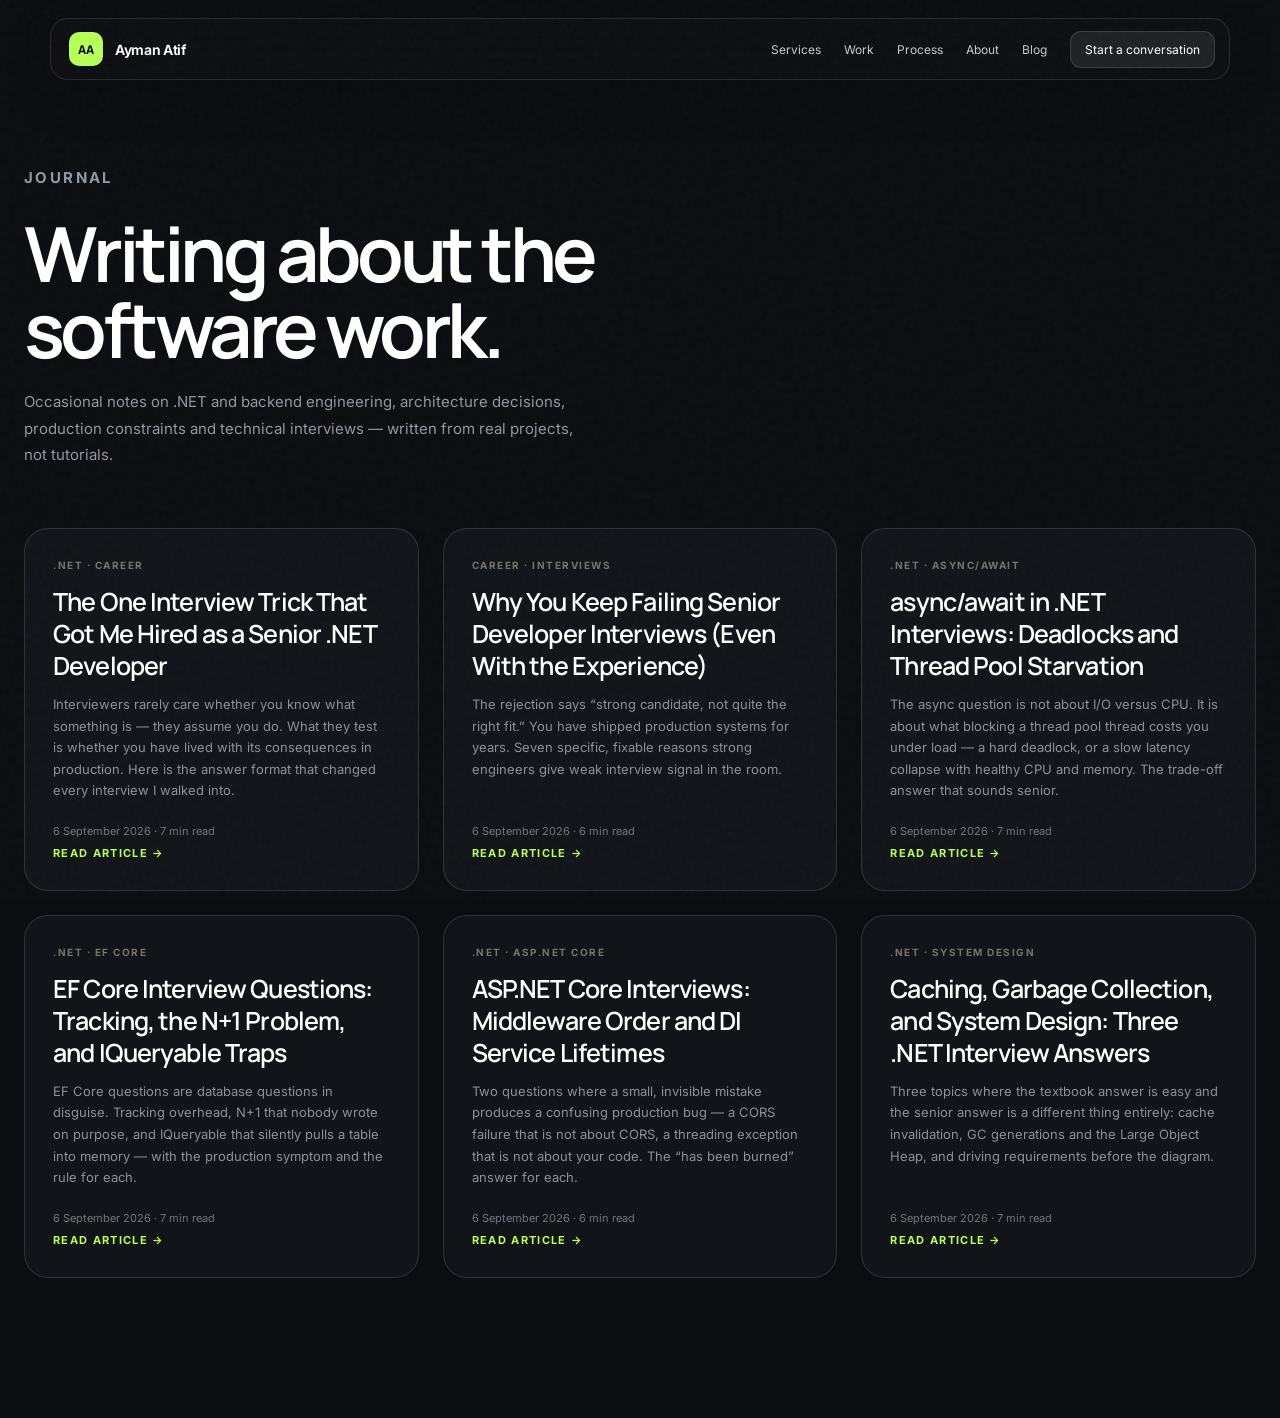
<file: blog/index.html>
<!doctype html>
<html lang="en">
<head>
  <meta charset="utf-8" />
  <meta name="viewport" content="width=device-width, initial-scale=1" />
  <meta name="description" content="Notes on software engineering, .NET, backend architecture and technical interviews by Ayman Atif, freelance .NET and Python software engineer." />
  <meta name="author" content="Ayman Atif" />
  <meta name="robots" content="index, follow, max-image-preview:large, max-snippet:-1" />
  <meta name="color-scheme" content="dark light" />
  <meta name="theme-color" content="#0b0d10" />
  <link rel="canonical" href="https://ayman-atif.vercel.app/blog/" />

  <meta property="og:type" content="website" />
  <meta property="og:locale" content="en_US" />
  <meta property="og:site_name" content="Ayman Atif Portfolio" />
  <meta property="og:url" content="https://ayman-atif.vercel.app/blog/" />
  <meta property="og:title" content="Blog | Ayman Atif" />
  <meta property="og:description" content="Notes on software engineering, .NET, backend architecture and technical interviews." />
  <meta property="og:image" content="https://ayman-atif.vercel.app/assets/img/ayman-atif.jpg" />
  <meta name="twitter:card" content="summary_large_image" />
  <meta name="twitter:title" content="Blog | Ayman Atif" />
  <meta name="twitter:description" content="Notes on software engineering, .NET, backend architecture and technical interviews." />
  <meta name="twitter:image" content="https://ayman-atif.vercel.app/assets/img/ayman-atif.jpg" />

  <title>Blog | Ayman Atif</title>

  <link rel="icon" href="../assets/img/favicon.svg" type="image/svg+xml" />
  <link rel="preconnect" href="https://fonts.googleapis.com" />
  <link rel="preconnect" href="https://fonts.gstatic.com" crossorigin />
  <link href="https://fonts.googleapis.com/css2?family=Inter:wght@400;500;600;700&family=Manrope:wght@500;600;700;800&display=swap" rel="stylesheet" />
  <link rel="stylesheet" href="../assets/css/styles.css" />
  <link rel="stylesheet" href="../assets/css/blog.css" />

  <script type="application/ld+json">
  {
    "@context": "https://schema.org",
    "@type": "Blog",
    "@id": "https://ayman-atif.vercel.app/blog/#blog",
    "name": "Ayman Atif — Blog",
    "description": "Notes on software engineering, .NET, backend architecture and technical interviews.",
    "url": "https://ayman-atif.vercel.app/blog/",
    "inLanguage": "en",
    "author": {
      "@type": "Person",
      "name": "Ayman Atif",
      "url": "https://ayman-atif.vercel.app/",
      "jobTitle": "Freelance Software Engineer",
      "sameAs": [
        "https://www.linkedin.com/in/a95yman/",
        "https://github.com/i95compile",
        "https://medium.com/@a95yman"
      ]
    },
    "blogPost": [
      {
        "@type": "BlogPosting",
        "headline": "The One Interview Trick That Got Me Hired as a Senior .NET Developer",
        "url": "https://ayman-atif.vercel.app/blog/interview-trick-senior-net-developer/",
        "datePublished": "2026-09-06",
        "dateModified": "2026-09-06",
        "author": { "@type": "Person", "name": "Ayman Atif" }
      },
      {
        "@type": "BlogPosting",
        "headline": "Why You Keep Failing Senior Developer Interviews (Even With the Experience)",
        "url": "https://ayman-atif.vercel.app/blog/why-you-keep-failing-senior-developer-interviews/",
        "datePublished": "2026-09-06",
        "dateModified": "2026-09-06",
        "author": { "@type": "Person", "name": "Ayman Atif" }
      },
      {
        "@type": "BlogPosting",
        "headline": "async/await in .NET Interviews: Deadlocks, Thread Pool Starvation, and What Interviewers Are Really Asking",
        "url": "https://ayman-atif.vercel.app/blog/async-await-deadlocks-thread-pool-starvation/",
        "datePublished": "2026-09-06",
        "dateModified": "2026-09-06",
        "author": { "@type": "Person", "name": "Ayman Atif" }
      },
      {
        "@type": "BlogPosting",
        "headline": "EF Core Interview Questions: Tracking, the N+1 Problem, and IQueryable Traps",
        "url": "https://ayman-atif.vercel.app/blog/ef-core-tracking-n-plus-1-interview-questions/",
        "datePublished": "2026-09-06",
        "dateModified": "2026-09-06",
        "author": { "@type": "Person", "name": "Ayman Atif" }
      },
      {
        "@type": "BlogPosting",
        "headline": "ASP.NET Core Interviews: Middleware Order and DI Service Lifetimes",
        "url": "https://ayman-atif.vercel.app/blog/aspnet-core-middleware-order-di-lifetimes/",
        "datePublished": "2026-09-06",
        "dateModified": "2026-09-06",
        "author": { "@type": "Person", "name": "Ayman Atif" }
      },
      {
        "@type": "BlogPosting",
        "headline": "Caching, Garbage Collection, and System Design: Three .NET Interview Answers",
        "url": "https://ayman-atif.vercel.app/blog/caching-garbage-collection-system-design-interview-answers/",
        "datePublished": "2026-09-06",
        "dateModified": "2026-09-06",
        "author": { "@type": "Person", "name": "Ayman Atif" }
      }
    ]
  }
  </script>
  <script type="application/ld+json">
  {
    "@context": "https://schema.org",
    "@type": "BreadcrumbList",
    "itemListElement": [
      { "@type": "ListItem", "position": 1, "name": "Home", "item": "https://ayman-atif.vercel.app/" },
      { "@type": "ListItem", "position": 2, "name": "Blog", "item": "https://ayman-atif.vercel.app/blog/" }
    ]
  }
  </script>
</head>
<body>
  <a class="skip-link" href="#main-content">Skip to main content</a>
  <div class="noise" aria-hidden="true"></div>
  <div class="cursor-glow" aria-hidden="true"></div>

  <header class="site-header">
    <a class="brand" href="../index.html" aria-label="Ayman Atif, home">
      <span class="brand-mark" aria-hidden="true">AA</span>
      <span class="brand-copy">Ayman Atif</span>
    </a>
    <nav class="nav" aria-label="Primary navigation">
      <a href="../index.html#services">Services</a>
      <a href="../index.html#work">Work</a>
      <a href="../index.html#process">Process</a>
      <a href="../index.html#about">About</a>
      <a href="index.html" aria-current="page">Blog</a>
      <a class="nav-cta" href="../index.html#contact">Start a conversation</a>
    </nav>
    <button class="menu-toggle" type="button" aria-expanded="false" aria-controls="mobile-menu" aria-label="Open menu">
      <span></span><span></span>
    </button>
  </header>

  <nav class="mobile-menu" id="mobile-menu" aria-label="Mobile navigation" aria-hidden="true">
    <a href="../index.html#problems">Problems</a>
    <a href="../index.html#services">Services</a>
    <a href="../index.html#work">Selected work</a>
    <a href="../index.html#process">How I work</a>
    <a href="../index.html#about">About</a>
    <a href="index.html">Blog</a>
    <a href="../index.html#contact">Contact</a>
  </nav>

  <main id="main-content" class="section-dark blog-page">
    <section class="blog-shell blog-intro" aria-labelledby="blog-title">
      <p class="section-index light-index">JOURNAL</p>
      <h1 id="blog-title">Writing about the software work.</h1>
      <p>Occasional notes on .NET and backend engineering, architecture decisions, production constraints and technical interviews — written from real projects, not tutorials.</p>
    </section>

    <section class="blog-shell blog-grid" aria-label="Articles">
      <a class="post-card" href="interview-trick-senior-net-developer/index.html">
        <span class="post-card-tag">.NET · Career</span>
        <h2>The One Interview Trick That Got Me Hired as a Senior .NET Developer</h2>
        <p>Interviewers rarely care whether you know what something is — they assume you do. What they test is whether you have lived with its consequences in production. Here is the answer format that changed every interview I walked into.</p>
        <span class="post-card-meta"><time datetime="2026-09-06">6 September 2026</time> · 7 min read</span>
        <span class="post-card-read">Read article →</span>
      </a>
      <a class="post-card" href="why-you-keep-failing-senior-developer-interviews/index.html">
        <span class="post-card-tag">Career · Interviews</span>
        <h2>Why You Keep Failing Senior Developer Interviews (Even With the Experience)</h2>
        <p>The rejection says “strong candidate, not quite the right fit.” You have shipped production systems for years. Seven specific, fixable reasons strong engineers give weak interview signal in the room.</p>
        <span class="post-card-meta"><time datetime="2026-09-06">6 September 2026</time> · 6 min read</span>
        <span class="post-card-read">Read article →</span>
      </a>
      <a class="post-card" href="async-await-deadlocks-thread-pool-starvation/index.html">
        <span class="post-card-tag">.NET · async/await</span>
        <h2>async/await in .NET Interviews: Deadlocks and Thread Pool Starvation</h2>
        <p>The async question is not about I/O versus CPU. It is about what blocking a thread pool thread costs you under load — a hard deadlock, or a slow latency collapse with healthy CPU and memory. The trade-off answer that sounds senior.</p>
        <span class="post-card-meta"><time datetime="2026-09-06">6 September 2026</time> · 7 min read</span>
        <span class="post-card-read">Read article →</span>
      </a>
      <a class="post-card" href="ef-core-tracking-n-plus-1-interview-questions/index.html">
        <span class="post-card-tag">.NET · EF Core</span>
        <h2>EF Core Interview Questions: Tracking, the N+1 Problem, and IQueryable Traps</h2>
        <p>EF Core questions are database questions in disguise. Tracking overhead, N+1 that nobody wrote on purpose, and IQueryable that silently pulls a table into memory — with the production symptom and the rule for each.</p>
        <span class="post-card-meta"><time datetime="2026-09-06">6 September 2026</time> · 7 min read</span>
        <span class="post-card-read">Read article →</span>
      </a>
      <a class="post-card" href="aspnet-core-middleware-order-di-lifetimes/index.html">
        <span class="post-card-tag">.NET · ASP.NET Core</span>
        <h2>ASP.NET Core Interviews: Middleware Order and DI Service Lifetimes</h2>
        <p>Two questions where a small, invisible mistake produces a confusing production bug — a CORS failure that is not about CORS, a threading exception that is not about your code. The “has been burned” answer for each.</p>
        <span class="post-card-meta"><time datetime="2026-09-06">6 September 2026</time> · 6 min read</span>
        <span class="post-card-read">Read article →</span>
      </a>
      <a class="post-card" href="caching-garbage-collection-system-design-interview-answers/index.html">
        <span class="post-card-tag">.NET · System design</span>
        <h2>Caching, Garbage Collection, and System Design: Three .NET Interview Answers</h2>
        <p>Three topics where the textbook answer is easy and the senior answer is a different thing entirely: cache invalidation, GC generations and the Large Object Heap, and driving requirements before the diagram.</p>
        <span class="post-card-meta"><time datetime="2026-09-06">6 September 2026</time> · 7 min read</span>
        <span class="post-card-read">Read article →</span>
      </a>
    </section>
  </main>

  <script src="https://cdn.jsdelivr.net/npm/gsap@3.12.5/dist/gsap.min.js" defer></script>
  <script src="../assets/js/script.js" defer></script>
</body>
</html>
</file>
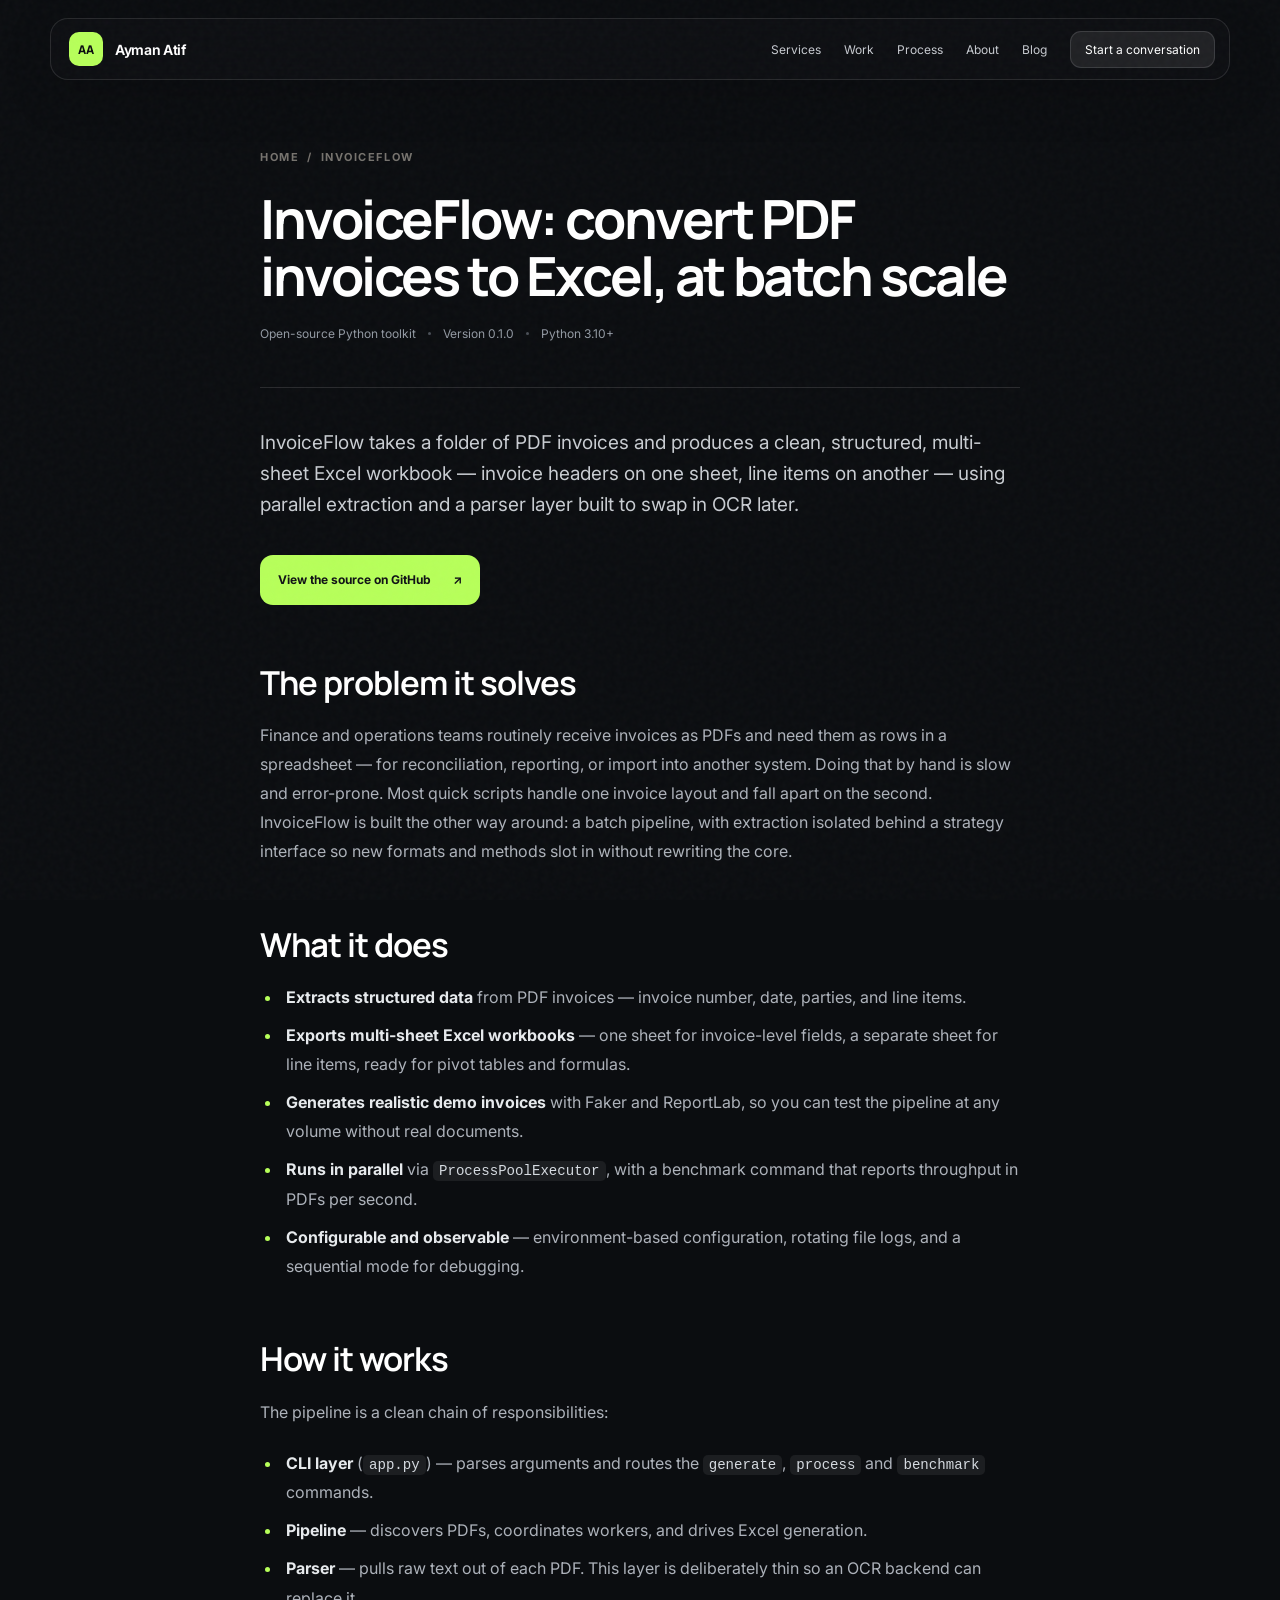
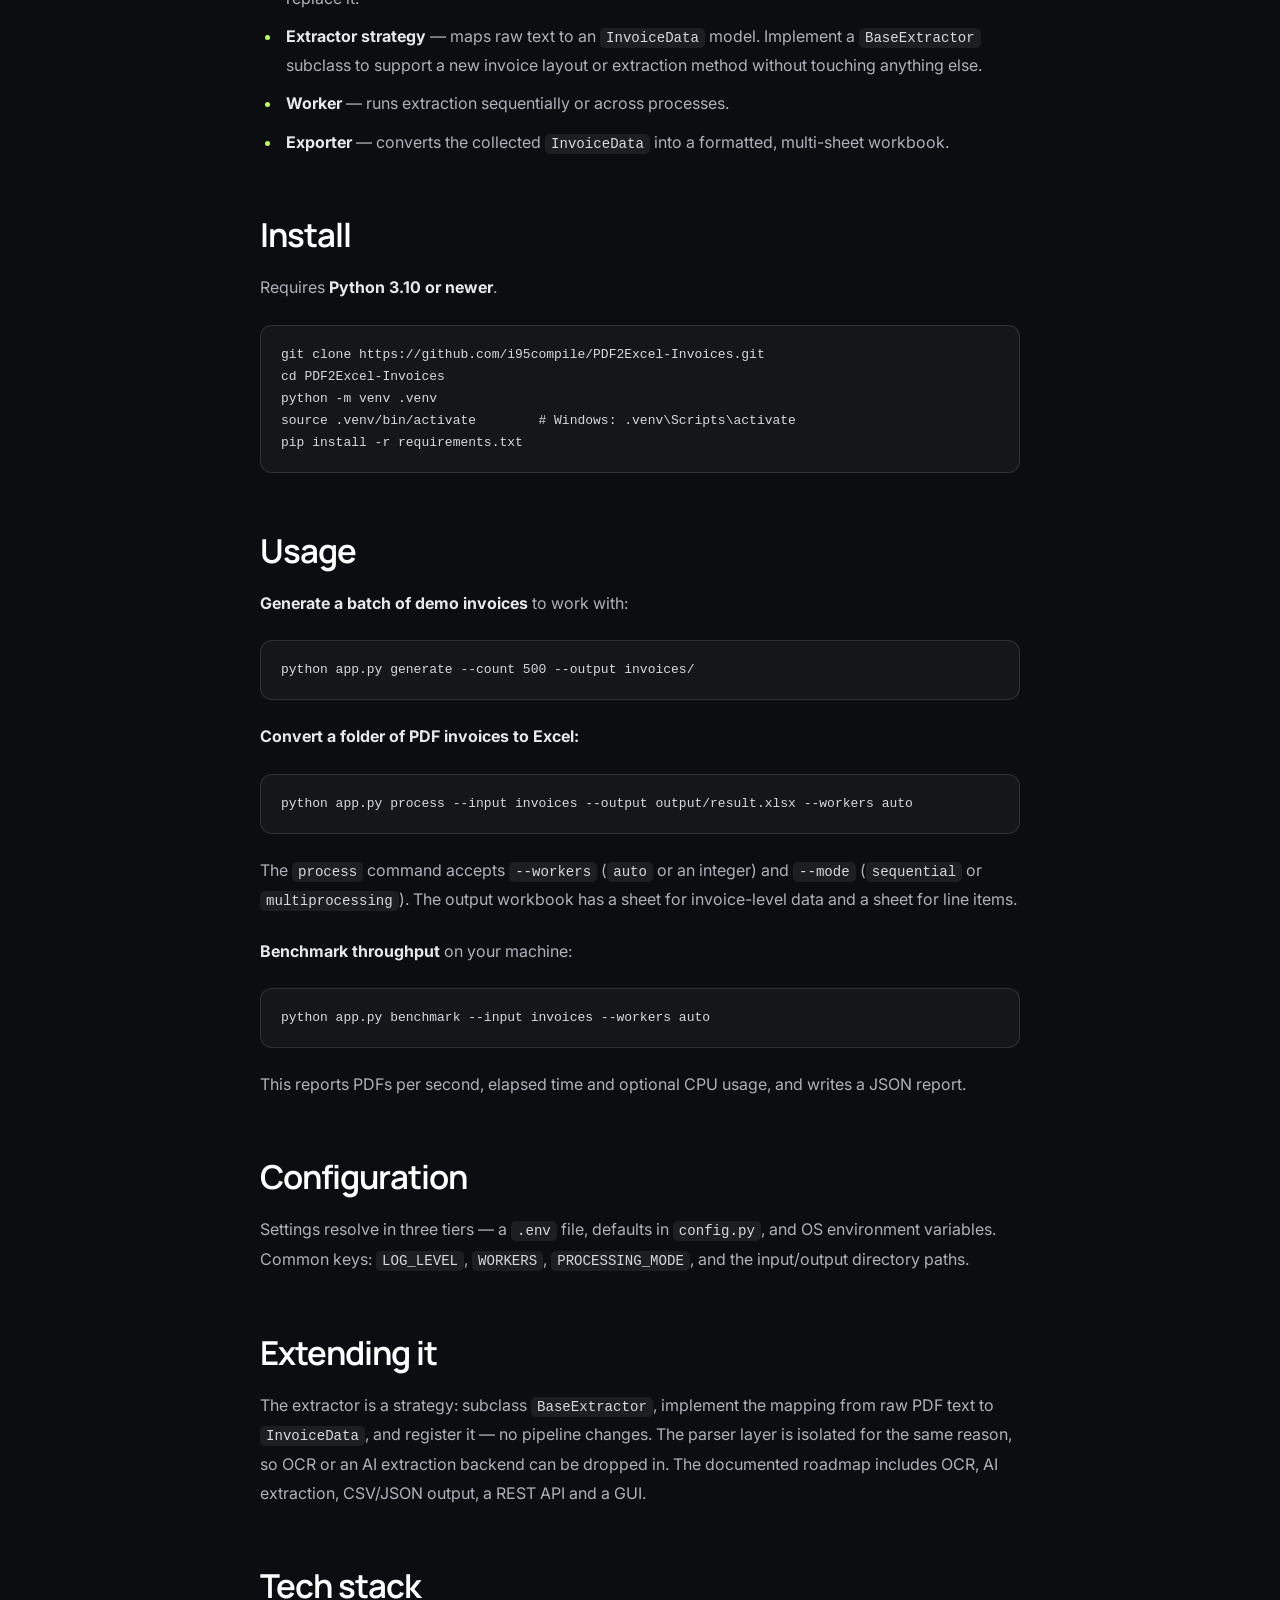
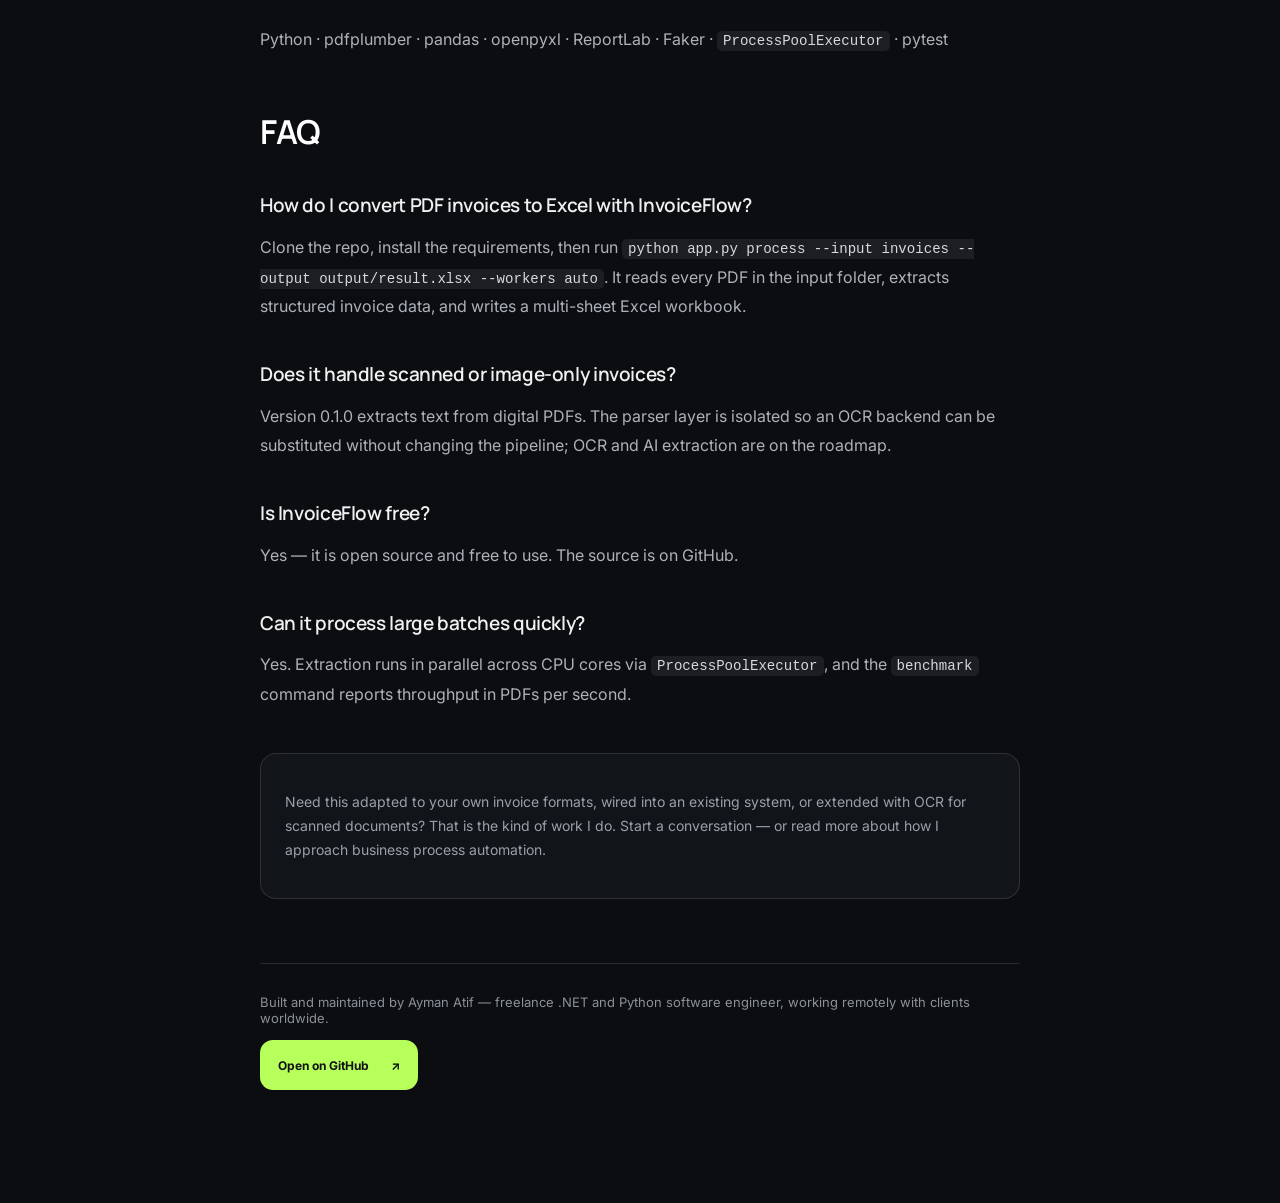
<file: invoiceflow/index.html>
<!doctype html>
<html lang="en">
<head>
  <meta charset="utf-8" />
  <meta name="viewport" content="width=device-width, initial-scale=1" />
  <meta name="description" content="InvoiceFlow is an open-source Python toolkit that converts batches of PDF invoices into clean, structured, multi-sheet Excel workbooks &mdash; with multiprocessing, pluggable extraction and an OCR-ready parser layer." />
  <meta name="author" content="Ayman Atif" />
  <meta name="robots" content="index, follow, max-image-preview:large, max-snippet:-1" />
  <meta name="color-scheme" content="dark light" />
  <meta name="theme-color" content="#0b0d10" />
  <meta name="keywords" content="convert PDF invoices to Excel, PDF invoice to Excel Python, extract data from PDF invoices to spreadsheet, bulk invoice data extraction, open source invoice parser" />
  <link rel="canonical" href="https://ayman-atif.vercel.app/invoiceflow/" />

  <meta property="og:type" content="website" />
  <meta property="og:locale" content="en_US" />
  <meta property="og:site_name" content="Ayman Atif Portfolio" />
  <meta property="og:url" content="https://ayman-atif.vercel.app/invoiceflow/" />
  <meta property="og:title" content="InvoiceFlow &mdash; Convert PDF Invoices to Excel (Open Source, Python)" />
  <meta property="og:description" content="An open-source Python toolkit that turns batches of PDF invoices into clean, structured, multi-sheet Excel workbooks." />
  <meta property="og:image" content="https://ayman-atif.vercel.app/assets/img/ayman-atif.jpg" />
  <meta name="twitter:card" content="summary_large_image" />
  <meta name="twitter:title" content="InvoiceFlow &mdash; Convert PDF Invoices to Excel (Open Source, Python)" />
  <meta name="twitter:description" content="An open-source Python toolkit that turns batches of PDF invoices into clean, structured, multi-sheet Excel workbooks." />
  <meta name="twitter:image" content="https://ayman-atif.vercel.app/assets/img/ayman-atif.jpg" />

  <title>InvoiceFlow &mdash; Convert PDF Invoices to Excel (Open Source, Python)</title>

  <link rel="icon" href="../assets/img/favicon.svg" type="image/svg+xml" />
  <link rel="preconnect" href="https://fonts.googleapis.com" />
  <link rel="preconnect" href="https://fonts.gstatic.com" crossorigin />
  <link href="https://fonts.googleapis.com/css2?family=Inter:wght@400;500;600;700&family=Manrope:wght@500;600;700;800&display=swap" rel="stylesheet" />
  <link rel="stylesheet" href="../assets/css/styles.css" />
  <link rel="stylesheet" href="../assets/css/blog.css" />

  <script type="application/ld+json">
  {
    "@context": "https://schema.org",
    "@graph": [
      {
        "@type": "SoftwareApplication",
        "@id": "https://ayman-atif.vercel.app/invoiceflow/#software",
        "name": "InvoiceFlow",
        "applicationCategory": "DeveloperApplication",
        "operatingSystem": "Windows, macOS, Linux",
        "description": "Open-source Python toolkit that converts batches of PDF invoices into structured, multi-sheet Excel workbooks, with multiprocessing, pluggable extraction strategies and an OCR-ready parser layer.",
        "url": "https://ayman-atif.vercel.app/invoiceflow/",
        "codeRepository": "https://github.com/i95compile/PDF2Excel-Invoices",
        "programmingLanguage": "Python",
        "softwareVersion": "0.1.0",
        "offers": { "@type": "Offer", "price": "0", "priceCurrency": "USD" },
        "author": { "@type": "Person", "name": "Ayman Atif", "url": "https://ayman-atif.vercel.app/" }
      },
      {
        "@type": "FAQPage",
        "@id": "https://ayman-atif.vercel.app/invoiceflow/#faq",
        "mainEntity": [
          {
            "@type": "Question",
            "name": "How do I convert PDF invoices to Excel with InvoiceFlow?",
            "acceptedAnswer": { "@type": "Answer", "text": "Clone the repository, install the requirements, then run 'python app.py process --input invoices --output output/result.xlsx --workers auto'. InvoiceFlow reads every PDF in the input folder, extracts structured invoice data, and writes a multi-sheet Excel workbook with one sheet for invoice-level fields and one for line items." }
          },
          {
            "@type": "Question",
            "name": "Does InvoiceFlow handle scanned or image-only invoices?",
            "acceptedAnswer": { "@type": "Answer", "text": "Version 0.1.0 extracts text from digital PDFs. The parser layer is deliberately isolated so an OCR backend can be substituted without touching the pipeline; OCR and AI-based extraction are on the roadmap." }
          },
          {
            "@type": "Question",
            "name": "Is InvoiceFlow free?",
            "acceptedAnswer": { "@type": "Answer", "text": "Yes. InvoiceFlow is open source and free to use. The source is on GitHub." }
          },
          {
            "@type": "Question",
            "name": "Can InvoiceFlow process large batches of invoices quickly?",
            "acceptedAnswer": { "@type": "Answer", "text": "Yes. It uses a ProcessPoolExecutor to extract invoices in parallel across CPU cores, and includes a benchmark command that reports throughput in PDFs per second." }
          }
        ]
      },
      {
        "@type": "BreadcrumbList",
        "itemListElement": [
          { "@type": "ListItem", "position": 1, "name": "Home", "item": "https://ayman-atif.vercel.app/" },
          { "@type": "ListItem", "position": 2, "name": "InvoiceFlow", "item": "https://ayman-atif.vercel.app/invoiceflow/" }
        ]
      }
    ]
  }
  </script>
</head>
<body>
  <a class="skip-link" href="#main-content">Skip to main content</a>
  <div class="noise" aria-hidden="true"></div>
  <div class="cursor-glow" aria-hidden="true"></div>

  <header class="site-header">
    <a class="brand" href="../index.html" aria-label="Ayman Atif, home">
      <span class="brand-mark" aria-hidden="true">AA</span>
      <span class="brand-copy">Ayman Atif</span>
    </a>
    <nav class="nav" aria-label="Primary navigation">
      <a href="../index.html#services">Services</a>
      <a href="../index.html#work">Work</a>
      <a href="../index.html#process">Process</a>
      <a href="../index.html#about">About</a>
      <a href="../blog/index.html">Blog</a>
      <a class="nav-cta" href="../index.html#contact">Start a conversation</a>
    </nav>
    <button class="menu-toggle" type="button" aria-expanded="false" aria-controls="mobile-menu" aria-label="Open menu">
      <span></span><span></span>
    </button>
  </header>

  <nav class="mobile-menu" id="mobile-menu" aria-label="Mobile navigation" aria-hidden="true">
    <a href="../index.html#problems">Problems</a>
    <a href="../index.html#services">Services</a>
    <a href="../index.html#work">Selected work</a>
    <a href="../index.html#process">How I work</a>
    <a href="../index.html#about">About</a>
    <a href="../blog/index.html">Blog</a>
    <a href="../index.html#contact">Contact</a>
  </nav>

  <main id="main-content" class="section-dark blog-page">
    <article class="post">
      <nav class="post-breadcrumb" aria-label="Breadcrumb">
        <a href="../index.html">Home</a><span aria-hidden="true">/</span>
        <span>InvoiceFlow</span>
      </nav>

      <header class="post-header">
        <h1 class="post-title">InvoiceFlow: convert PDF invoices to Excel, at batch scale</h1>
        <p class="post-meta">
          <span>Open-source Python toolkit</span>
          <span class="dot" aria-hidden="true"></span>
          <span>Version 0.1.0</span>
          <span class="dot" aria-hidden="true"></span>
          <span>Python 3.10+</span>
        </p>
      </header>

      <p class="post-lede">InvoiceFlow takes a folder of PDF invoices and produces a clean, structured, multi-sheet Excel workbook &mdash; invoice headers on one sheet, line items on another &mdash; using parallel extraction and a parser layer built to swap in OCR later.</p>

      <div class="post-body">
        <p style="margin-bottom:34px;">
          <a class="button button-primary" href="https://github.com/i95compile/PDF2Excel-Invoices" target="_blank" rel="noreferrer">View the source on GitHub <span aria-hidden="true">&#8599;</span></a>
        </p>

        <h2>The problem it solves</h2>

        <p>Finance and operations teams routinely receive invoices as PDFs and need them as rows in a spreadsheet &mdash; for reconciliation, reporting, or import into another system. Doing that by hand is slow and error-prone. Most quick scripts handle one invoice layout and fall apart on the second. InvoiceFlow is built the other way around: a batch pipeline, with extraction isolated behind a strategy interface so new formats and methods slot in without rewriting the core.</p>

        <h2>What it does</h2>

        <ul>
          <li><strong>Extracts structured data</strong> from PDF invoices &mdash; invoice number, date, parties, and line items.</li>
          <li><strong>Exports multi-sheet Excel workbooks</strong> &mdash; one sheet for invoice-level fields, a separate sheet for line items, ready for pivot tables and formulas.</li>
          <li><strong>Generates realistic demo invoices</strong> with Faker and ReportLab, so you can test the pipeline at any volume without real documents.</li>
          <li><strong>Runs in parallel</strong> via <code>ProcessPoolExecutor</code>, with a benchmark command that reports throughput in PDFs per second.</li>
          <li><strong>Configurable and observable</strong> &mdash; environment-based configuration, rotating file logs, and a sequential mode for debugging.</li>
        </ul>

        <h2>How it works</h2>

        <p>The pipeline is a clean chain of responsibilities:</p>

        <ul>
          <li><strong>CLI layer</strong> (<code>app.py</code>) &mdash; parses arguments and routes the <code>generate</code>, <code>process</code> and <code>benchmark</code> commands.</li>
          <li><strong>Pipeline</strong> &mdash; discovers PDFs, coordinates workers, and drives Excel generation.</li>
          <li><strong>Parser</strong> &mdash; pulls raw text out of each PDF. This layer is deliberately thin so an OCR backend can replace it.</li>
          <li><strong>Extractor strategy</strong> &mdash; maps raw text to an <code>InvoiceData</code> model. Implement a <code>BaseExtractor</code> subclass to support a new invoice layout or extraction method without touching anything else.</li>
          <li><strong>Worker</strong> &mdash; runs extraction sequentially or across processes.</li>
          <li><strong>Exporter</strong> &mdash; converts the collected <code>InvoiceData</code> into a formatted, multi-sheet workbook.</li>
        </ul>

        <h2>Install</h2>

        <p>Requires <strong>Python 3.10 or newer</strong>.</p>

        <pre><code>git clone https://github.com/i95compile/PDF2Excel-Invoices.git
cd PDF2Excel-Invoices
python -m venv .venv
source .venv/bin/activate        # Windows: .venv\Scripts\activate
pip install -r requirements.txt</code></pre>

        <h2>Usage</h2>

        <p><strong>Generate a batch of demo invoices</strong> to work with:</p>
        <pre><code>python app.py generate --count 500 --output invoices/</code></pre>

        <p><strong>Convert a folder of PDF invoices to Excel:</strong></p>
        <pre><code>python app.py process --input invoices --output output/result.xlsx --workers auto</code></pre>

        <p>The <code>process</code> command accepts <code>--workers</code> (<code>auto</code> or an integer) and <code>--mode</code> (<code>sequential</code> or <code>multiprocessing</code>). The output workbook has a sheet for invoice-level data and a sheet for line items.</p>

        <p><strong>Benchmark throughput</strong> on your machine:</p>
        <pre><code>python app.py benchmark --input invoices --workers auto</code></pre>

        <p>This reports PDFs per second, elapsed time and optional CPU usage, and writes a JSON report.</p>

        <h2>Configuration</h2>

        <p>Settings resolve in three tiers &mdash; a <code>.env</code> file, defaults in <code>config.py</code>, and OS environment variables. Common keys: <code>LOG_LEVEL</code>, <code>WORKERS</code>, <code>PROCESSING_MODE</code>, and the input/output directory paths.</p>

        <h2>Extending it</h2>

        <p>The extractor is a strategy: subclass <code>BaseExtractor</code>, implement the mapping from raw PDF text to <code>InvoiceData</code>, and register it &mdash; no pipeline changes. The parser layer is isolated for the same reason, so OCR or an AI extraction backend can be dropped in. The documented roadmap includes OCR, AI extraction, CSV/JSON output, a REST API and a GUI.</p>

        <h2>Tech stack</h2>

        <p>Python &middot; pdfplumber &middot; pandas &middot; openpyxl &middot; ReportLab &middot; Faker &middot; <code>ProcessPoolExecutor</code> &middot; pytest</p>

        <h2>FAQ</h2>

        <h3>How do I convert PDF invoices to Excel with InvoiceFlow?</h3>
        <p>Clone the repo, install the requirements, then run <code>python app.py process --input invoices --output output/result.xlsx --workers auto</code>. It reads every PDF in the input folder, extracts structured invoice data, and writes a multi-sheet Excel workbook.</p>

        <h3>Does it handle scanned or image-only invoices?</h3>
        <p>Version 0.1.0 extracts text from digital PDFs. The parser layer is isolated so an OCR backend can be substituted without changing the pipeline; OCR and AI extraction are on the roadmap.</p>

        <h3>Is InvoiceFlow free?</h3>
        <p>Yes &mdash; it is open source and free to use. The source is on GitHub.</p>

        <h3>Can it process large batches quickly?</h3>
        <p>Yes. Extraction runs in parallel across CPU cores via <code>ProcessPoolExecutor</code>, and the <code>benchmark</code> command reports throughput in PDFs per second.</p>

        <div class="post-note">
          <p>Need this adapted to your own invoice formats, wired into an existing system, or extended with OCR for scanned documents? That is the kind of work I do. <a href="../index.html#contact">Start a conversation</a> &mdash; or read more about <a href="../index.html#services">how I approach business process automation</a>.</p>
        </div>
      </div>

      <footer class="post-end">
        <p>Built and maintained by Ayman Atif &mdash; freelance .NET and Python software engineer, working remotely with clients worldwide.</p>
        <a class="button button-primary" href="https://github.com/i95compile/PDF2Excel-Invoices" target="_blank" rel="noreferrer">Open on GitHub <span aria-hidden="true">&#8599;</span></a>
      </footer>
    </article>
  </main>

  <script src="https://cdn.jsdelivr.net/npm/gsap@3.12.5/dist/gsap.min.js" defer></script>
  <script src="../assets/js/script.js" defer></script>
</body>
</html>
</file>
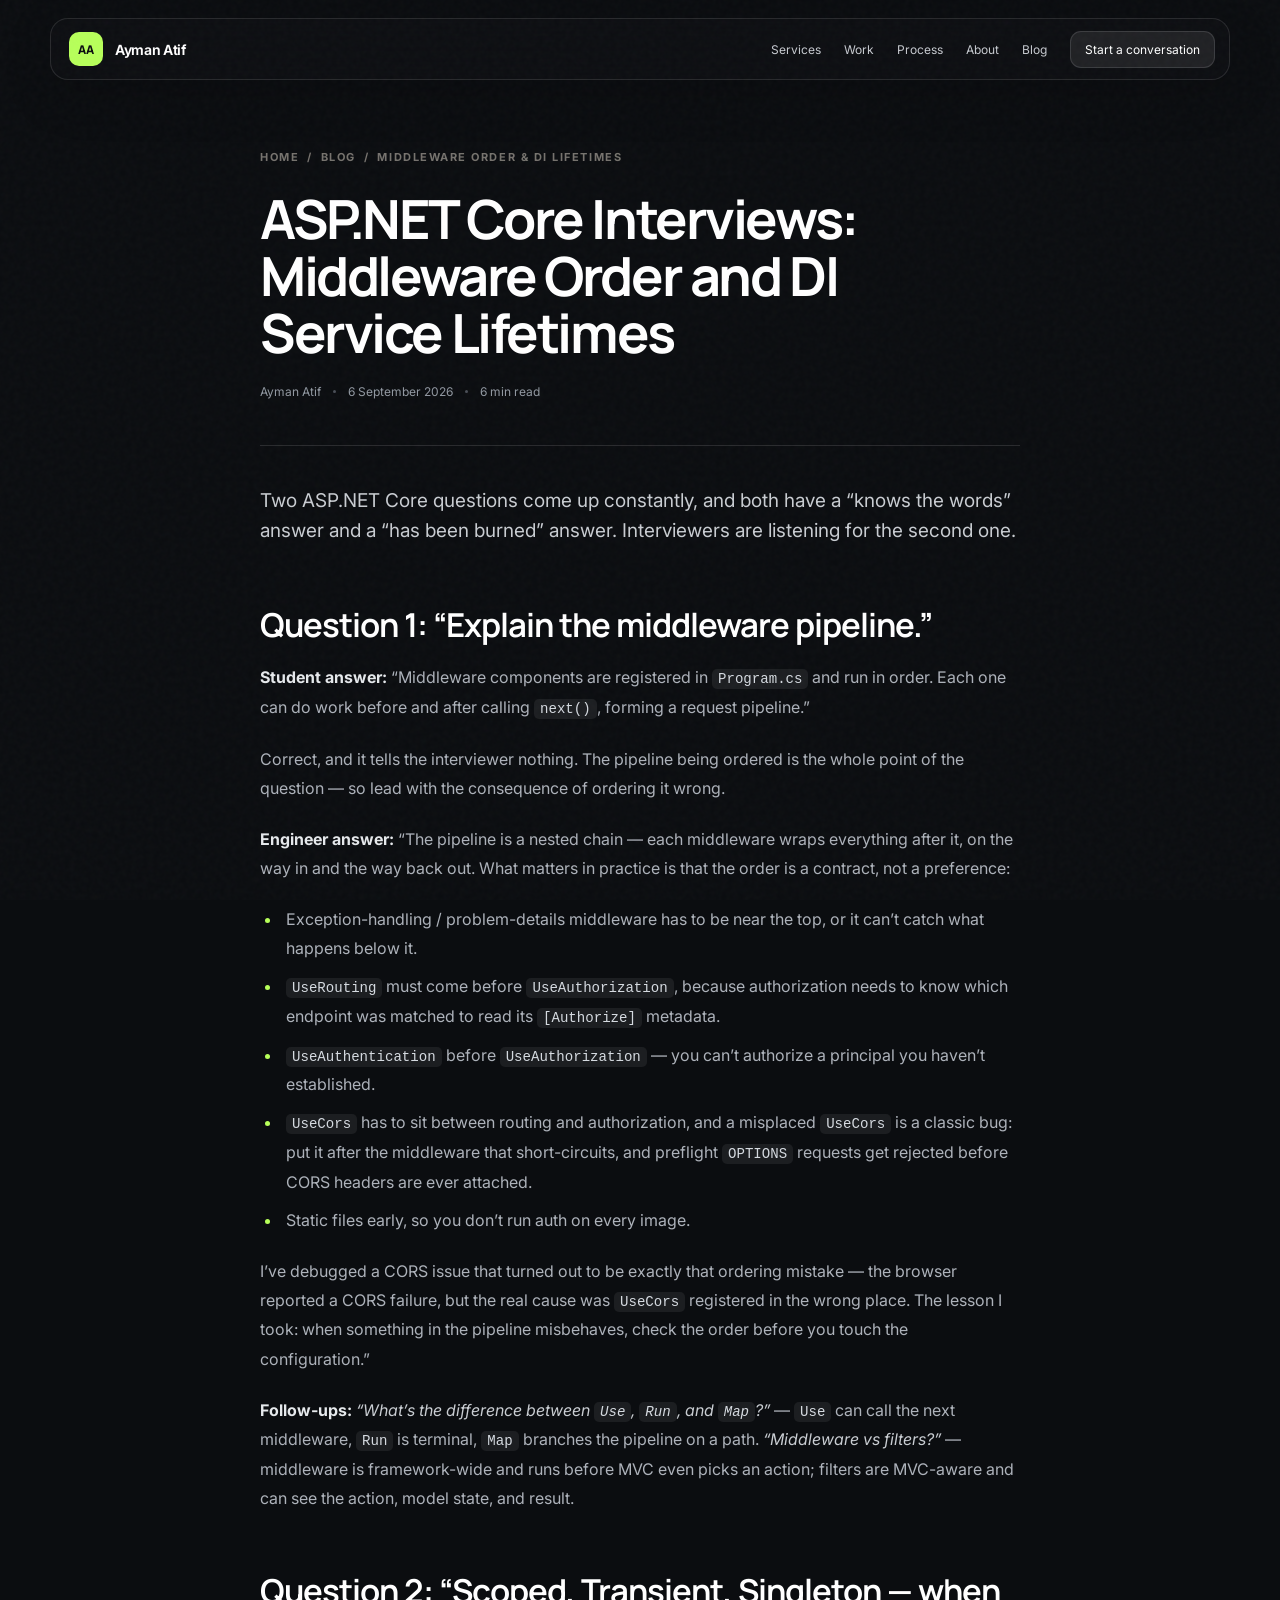
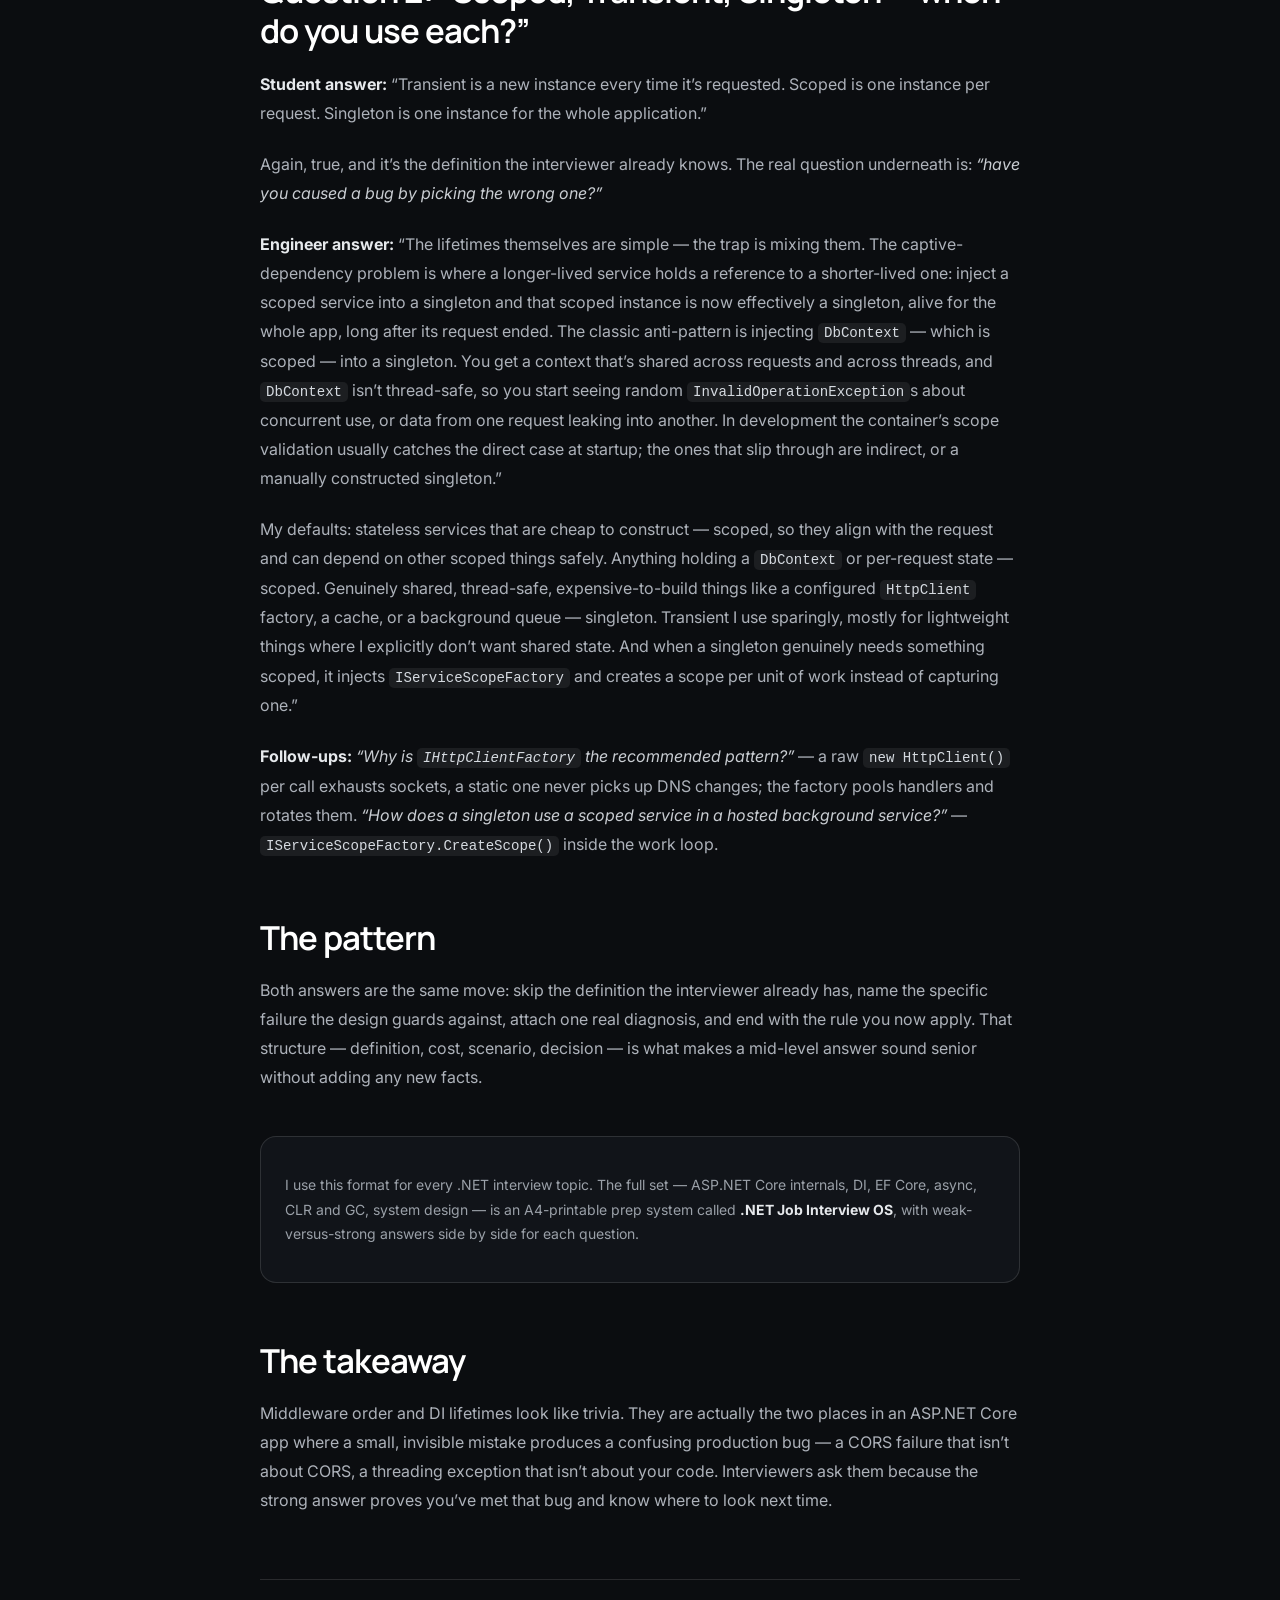
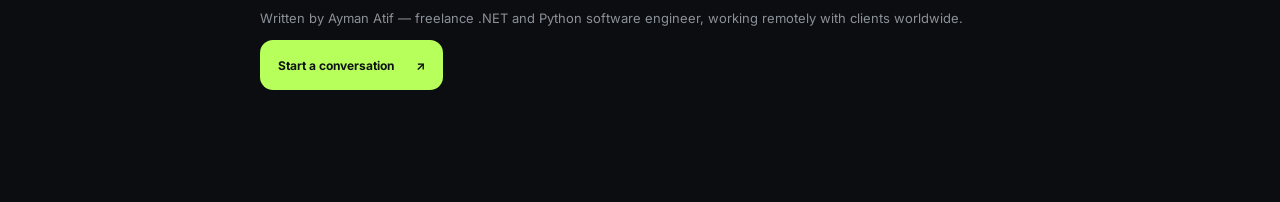
<file: blog/aspnet-core-middleware-order-di-lifetimes/index.html>
<!doctype html>
<html lang="en">
<head>
  <meta charset="utf-8" />
  <meta name="viewport" content="width=device-width, initial-scale=1" />
  <meta name="description" content="Two ASP.NET Core interview questions that expose whether you have shipped: the middleware pipeline order, and DI service lifetimes with captive dependencies. The trade-off answers that sound senior." />
  <meta name="author" content="Ayman Atif" />
  <meta name="robots" content="index, follow, max-image-preview:large, max-snippet:-1" />
  <meta name="color-scheme" content="dark light" />
  <meta name="theme-color" content="#0b0d10" />
  <meta name="keywords" content="ASP.NET Core middleware order, middleware pipeline interview question, DI service lifetimes, scoped vs transient vs singleton, captive dependency, senior .NET interview" />
  <link rel="canonical" href="https://ayman-atif.vercel.app/blog/aspnet-core-middleware-order-di-lifetimes/" />

  <meta property="og:type" content="article" />
  <meta property="og:locale" content="en_US" />
  <meta property="og:site_name" content="Ayman Atif Portfolio" />
  <meta property="og:url" content="https://ayman-atif.vercel.app/blog/aspnet-core-middleware-order-di-lifetimes/" />
  <meta property="og:title" content="ASP.NET Core Interviews: Middleware Order and DI Lifetimes" />
  <meta property="og:description" content="Two questions that expose whether you have shipped: the middleware pipeline order and service lifetimes with captive dependencies." />
  <meta property="og:image" content="https://ayman-atif.vercel.app/assets/img/ayman-atif.jpg" />
  <meta property="article:published_time" content="2026-09-06" />
  <meta property="article:modified_time" content="2026-09-06" />
  <meta property="article:author" content="Ayman Atif" />
  <meta property="article:section" content="Software Engineering" />
  <meta property="article:tag" content=".NET" />
  <meta property="article:tag" content="ASP.NET Core" />
  <meta property="article:tag" content="Technical interviews" />
  <meta name="twitter:card" content="summary_large_image" />
  <meta name="twitter:title" content="ASP.NET Core Interviews: Middleware Order and DI Lifetimes" />
  <meta name="twitter:description" content="Two questions that expose whether you have shipped: the middleware pipeline order and service lifetimes with captive dependencies." />
  <meta name="twitter:image" content="https://ayman-atif.vercel.app/assets/img/ayman-atif.jpg" />

  <title>ASP.NET Core Interviews: Middleware Order and DI Lifetimes</title>

  <link rel="icon" href="../../assets/img/favicon.svg" type="image/svg+xml" />
  <link rel="preconnect" href="https://fonts.googleapis.com" />
  <link rel="preconnect" href="https://fonts.gstatic.com" crossorigin />
  <link href="https://fonts.googleapis.com/css2?family=Inter:wght@400;500;600;700&family=Manrope:wght@500;600;700;800&display=swap" rel="stylesheet" />
  <link rel="stylesheet" href="../../assets/css/styles.css" />
  <link rel="stylesheet" href="../../assets/css/blog.css" />

  <script type="application/ld+json">
  {
    "@context": "https://schema.org",
    "@type": "BlogPosting",
    "@id": "https://ayman-atif.vercel.app/blog/aspnet-core-middleware-order-di-lifetimes/#article",
    "headline": "ASP.NET Core Interviews: Middleware Order and DI Service Lifetimes",
    "description": "Two ASP.NET Core interview questions that expose whether you have shipped: the middleware pipeline order, and DI service lifetimes with captive dependencies. The trade-off answers that sound senior.",
    "image": "https://ayman-atif.vercel.app/assets/img/ayman-atif.jpg",
    "datePublished": "2026-09-06",
    "dateModified": "2026-09-06",
    "wordCount": 1350,
    "inLanguage": "en",
    "url": "https://ayman-atif.vercel.app/blog/aspnet-core-middleware-order-di-lifetimes/",
    "author": {
      "@type": "Person",
      "name": "Ayman Atif",
      "url": "https://ayman-atif.vercel.app/",
      "jobTitle": "Freelance Software Engineer",
      "sameAs": [
        "https://www.linkedin.com/in/a95yman/",
        "https://github.com/i95compile",
        "https://medium.com/@a95yman"
      ]
    },
    "publisher": {
      "@type": "Person",
      "name": "Ayman Atif",
      "url": "https://ayman-atif.vercel.app/"
    },
    "mainEntityOfPage": { "@type": "WebPage", "@id": "https://ayman-atif.vercel.app/blog/aspnet-core-middleware-order-di-lifetimes/" },
    "isPartOf": { "@type": "Blog", "@id": "https://ayman-atif.vercel.app/blog/#blog" },
    "keywords": ["ASP.NET Core middleware order", "middleware pipeline", "DI service lifetimes", "scoped vs transient vs singleton", "captive dependency"],
    "articleSection": "Software Engineering"
  }
  </script>
  <script type="application/ld+json">
  {
    "@context": "https://schema.org",
    "@type": "BreadcrumbList",
    "itemListElement": [
      { "@type": "ListItem", "position": 1, "name": "Home", "item": "https://ayman-atif.vercel.app/" },
      { "@type": "ListItem", "position": 2, "name": "Blog", "item": "https://ayman-atif.vercel.app/blog/" },
      { "@type": "ListItem", "position": 3, "name": "ASP.NET Core Interviews: Middleware Order and DI Lifetimes", "item": "https://ayman-atif.vercel.app/blog/aspnet-core-middleware-order-di-lifetimes/" }
    ]
  }
  </script>
</head>
<body>
  <a class="skip-link" href="#main-content">Skip to main content</a>
  <div class="noise" aria-hidden="true"></div>
  <div class="cursor-glow" aria-hidden="true"></div>

  <header class="site-header">
    <a class="brand" href="../../index.html" aria-label="Ayman Atif, home">
      <span class="brand-mark" aria-hidden="true">AA</span>
      <span class="brand-copy">Ayman Atif</span>
    </a>
    <nav class="nav" aria-label="Primary navigation">
      <a href="../../index.html#services">Services</a>
      <a href="../../index.html#work">Work</a>
      <a href="../../index.html#process">Process</a>
      <a href="../../index.html#about">About</a>
      <a href="../index.html">Blog</a>
      <a class="nav-cta" href="../../index.html#contact">Start a conversation</a>
    </nav>
    <button class="menu-toggle" type="button" aria-expanded="false" aria-controls="mobile-menu" aria-label="Open menu">
      <span></span><span></span>
    </button>
  </header>

  <nav class="mobile-menu" id="mobile-menu" aria-label="Mobile navigation" aria-hidden="true">
    <a href="../../index.html#problems">Problems</a>
    <a href="../../index.html#services">Services</a>
    <a href="../../index.html#work">Selected work</a>
    <a href="../../index.html#process">How I work</a>
    <a href="../../index.html#about">About</a>
    <a href="../index.html">Blog</a>
    <a href="../../index.html#contact">Contact</a>
  </nav>

  <main id="main-content" class="section-dark blog-page">
    <article class="post">
      <nav class="post-breadcrumb" aria-label="Breadcrumb">
        <a href="../../index.html">Home</a><span aria-hidden="true">/</span>
        <a href="../index.html">Blog</a><span aria-hidden="true">/</span>
        <span>Middleware order &amp; DI lifetimes</span>
      </nav>

      <header class="post-header">
        <h1 class="post-title">ASP.NET Core Interviews: Middleware Order and DI Service Lifetimes</h1>
        <p class="post-meta">
          <span>Ayman Atif</span>
          <span class="dot" aria-hidden="true"></span>
          <time datetime="2026-09-06">6 September 2026</time>
          <span class="dot" aria-hidden="true"></span>
          <span>6 min read</span>
        </p>
      </header>

      <p class="post-lede">Two ASP.NET Core questions come up constantly, and both have a &ldquo;knows the words&rdquo; answer and a &ldquo;has been burned&rdquo; answer. Interviewers are listening for the second one.</p>

      <div class="post-body">
        <h2>Question 1: &ldquo;Explain the middleware pipeline.&rdquo;</h2>

        <p><strong>Student answer:</strong> &ldquo;Middleware components are registered in <code>Program.cs</code> and run in order. Each one can do work before and after calling <code>next()</code>, forming a request pipeline.&rdquo;</p>

        <p>Correct, and it tells the interviewer nothing. The pipeline being ordered is the whole point of the question &mdash; so lead with the consequence of ordering it wrong.</p>

        <p><strong>Engineer answer:</strong> &ldquo;The pipeline is a nested chain &mdash; each middleware wraps everything after it, on the way in and the way back out. What matters in practice is that the order is a contract, not a preference:</p>

        <ul>
          <li>Exception-handling / problem-details middleware has to be near the top, or it can&rsquo;t catch what happens below it.</li>
          <li><code>UseRouting</code> must come before <code>UseAuthorization</code>, because authorization needs to know which endpoint was matched to read its <code>[Authorize]</code> metadata.</li>
          <li><code>UseAuthentication</code> before <code>UseAuthorization</code> &mdash; you can&rsquo;t authorize a principal you haven&rsquo;t established.</li>
          <li><code>UseCors</code> has to sit between routing and authorization, and a misplaced <code>UseCors</code> is a classic bug: put it after the middleware that short-circuits, and preflight <code>OPTIONS</code> requests get rejected before CORS headers are ever attached.</li>
          <li>Static files early, so you don&rsquo;t run auth on every image.</li>
        </ul>

        <p>I&rsquo;ve debugged a CORS issue that turned out to be exactly that ordering mistake &mdash; the browser reported a CORS failure, but the real cause was <code>UseCors</code> registered in the wrong place. The lesson I took: when something in the pipeline misbehaves, check the order before you touch the configuration.&rdquo;</p>

        <p><strong>Follow-ups:</strong> <em>&ldquo;What&rsquo;s the difference between <code>Use</code>, <code>Run</code>, and <code>Map</code>?&rdquo;</em> &mdash; <code>Use</code> can call the next middleware, <code>Run</code> is terminal, <code>Map</code> branches the pipeline on a path. <em>&ldquo;Middleware vs filters?&rdquo;</em> &mdash; middleware is framework-wide and runs before MVC even picks an action; filters are MVC-aware and can see the action, model state, and result.</p>

        <h2>Question 2: &ldquo;Scoped, Transient, Singleton &mdash; when do you use each?&rdquo;</h2>

        <p><strong>Student answer:</strong> &ldquo;Transient is a new instance every time it&rsquo;s requested. Scoped is one instance per request. Singleton is one instance for the whole application.&rdquo;</p>

        <p>Again, true, and it&rsquo;s the definition the interviewer already knows. The real question underneath is: <em>&ldquo;have you caused a bug by picking the wrong one?&rdquo;</em></p>

        <p><strong>Engineer answer:</strong> &ldquo;The lifetimes themselves are simple &mdash; the trap is mixing them. The captive-dependency problem is where a longer-lived service holds a reference to a shorter-lived one: inject a scoped service into a singleton and that scoped instance is now effectively a singleton, alive for the whole app, long after its request ended. The classic anti-pattern is injecting <code>DbContext</code> &mdash; which is scoped &mdash; into a singleton. You get a context that&rsquo;s shared across requests and across threads, and <code>DbContext</code> isn&rsquo;t thread-safe, so you start seeing random <code>InvalidOperationException</code>s about concurrent use, or data from one request leaking into another. In development the container&rsquo;s scope validation usually catches the direct case at startup; the ones that slip through are indirect, or a manually constructed singleton.&rdquo;</p>

        <p>My defaults: stateless services that are cheap to construct &mdash; scoped, so they align with the request and can depend on other scoped things safely. Anything holding a <code>DbContext</code> or per-request state &mdash; scoped. Genuinely shared, thread-safe, expensive-to-build things like a configured <code>HttpClient</code> factory, a cache, or a background queue &mdash; singleton. Transient I use sparingly, mostly for lightweight things where I explicitly don&rsquo;t want shared state. And when a singleton genuinely needs something scoped, it injects <code>IServiceScopeFactory</code> and creates a scope per unit of work instead of capturing one.&rdquo;</p>

        <p><strong>Follow-ups:</strong> <em>&ldquo;Why is <code>IHttpClientFactory</code> the recommended pattern?&rdquo;</em> &mdash; a raw <code>new HttpClient()</code> per call exhausts sockets, a static one never picks up DNS changes; the factory pools handlers and rotates them. <em>&ldquo;How does a singleton use a scoped service in a hosted background service?&rdquo;</em> &mdash; <code>IServiceScopeFactory.CreateScope()</code> inside the work loop.</p>

        <h2>The pattern</h2>

        <p>Both answers are the same move: skip the definition the interviewer already has, name the specific failure the design guards against, attach one real diagnosis, and end with the rule you now apply. That structure &mdash; definition, cost, scenario, decision &mdash; is what makes a mid-level answer sound senior without adding any new facts.</p>

        <div class="post-note">
          <p>I use this format for every .NET interview topic. The full set &mdash; ASP.NET Core internals, DI, EF Core, async, CLR and GC, system design &mdash; is an A4-printable prep system called <a href="https://yaman95.gumroad.com/l/dotnet-job-interview-os" target="_blank" rel="noreferrer"><strong>.NET Job Interview OS</strong></a>, with weak-versus-strong answers side by side for each question.</p>
        </div>

        <h2>The takeaway</h2>

        <p>Middleware order and DI lifetimes look like trivia. They are actually the two places in an ASP.NET Core app where a small, invisible mistake produces a confusing production bug &mdash; a CORS failure that isn&rsquo;t about CORS, a threading exception that isn&rsquo;t about your code. Interviewers ask them because the strong answer proves you&rsquo;ve met that bug and know where to look next time.</p>
      </div>

      <footer class="post-end">
        <p>Written by Ayman Atif &mdash; freelance .NET and Python software engineer, working remotely with clients worldwide.</p>
        <a class="button button-primary" href="../../index.html#contact">Start a conversation <span aria-hidden="true">&#8599;</span></a>
      </footer>
    </article>
  </main>

  <script src="https://cdn.jsdelivr.net/npm/gsap@3.12.5/dist/gsap.min.js" defer></script>
  <script src="../../assets/js/script.js" defer></script>
</body>
</html>
</file>
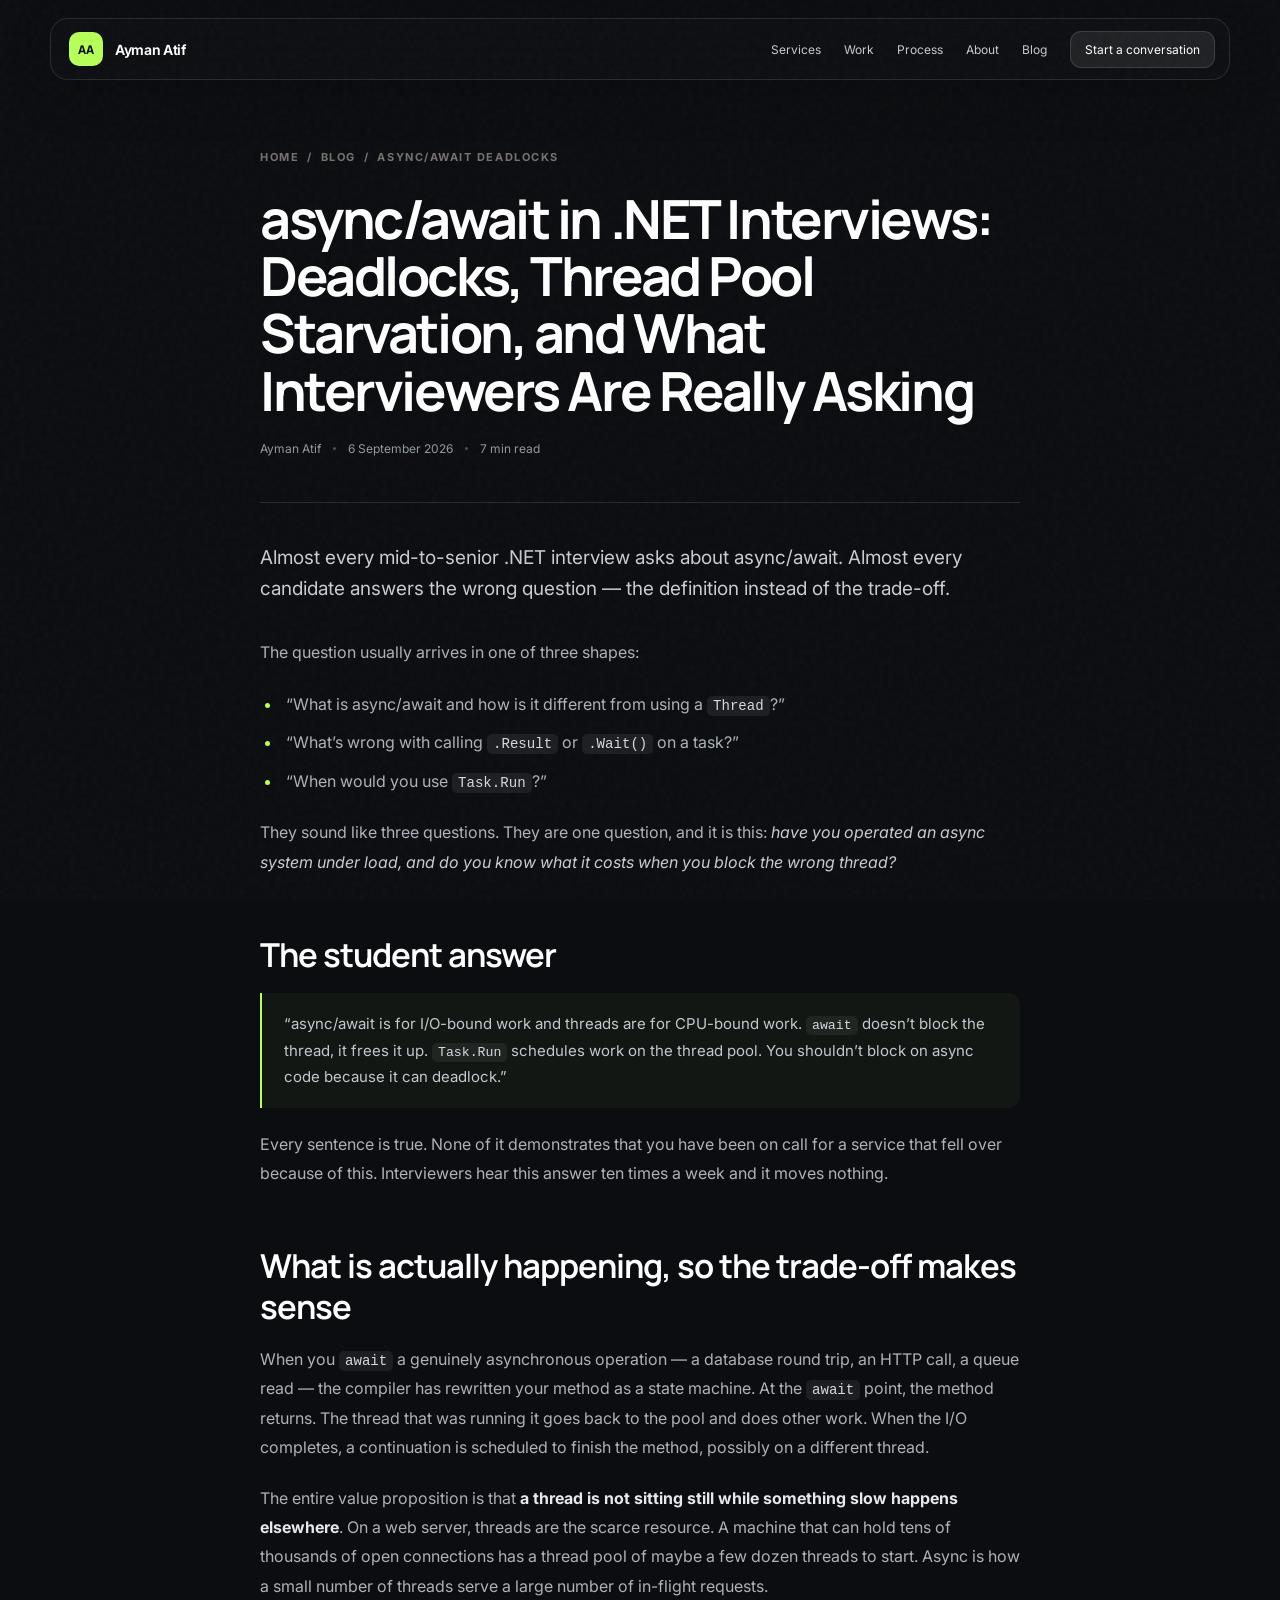
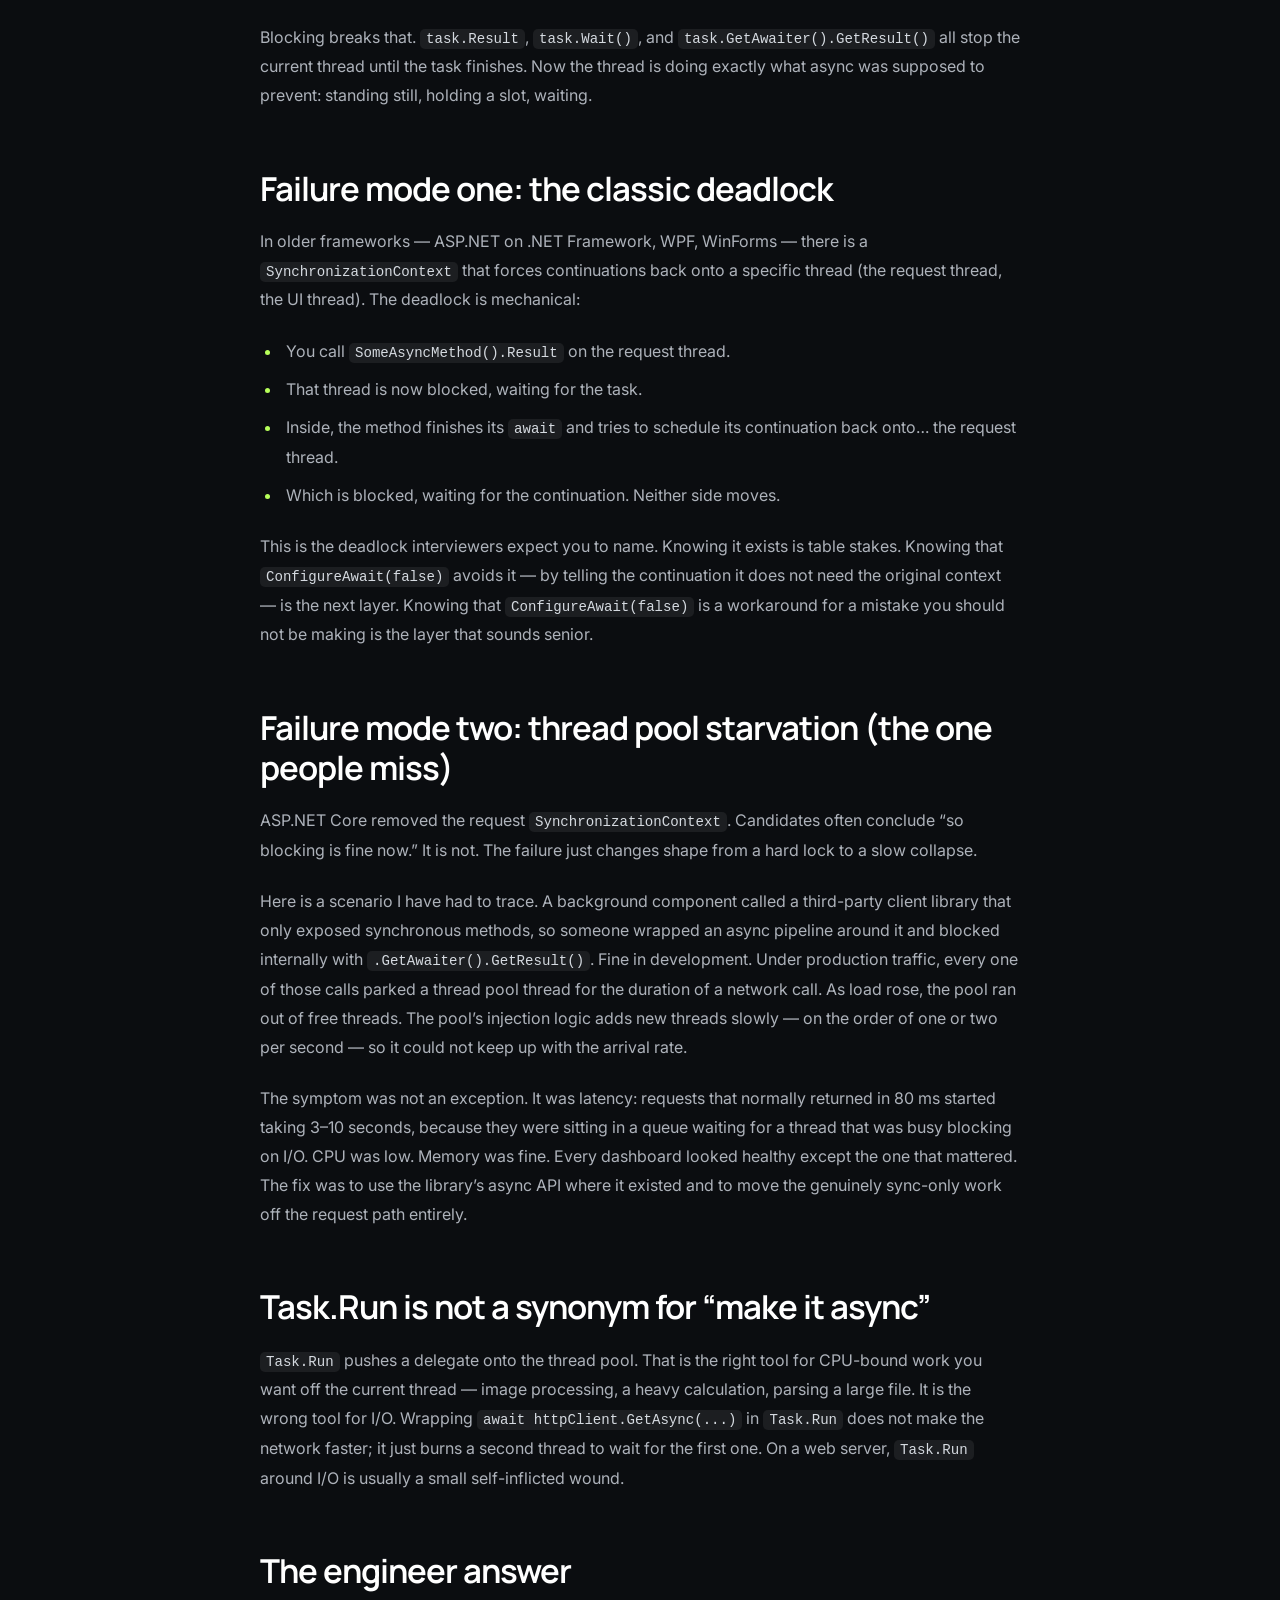
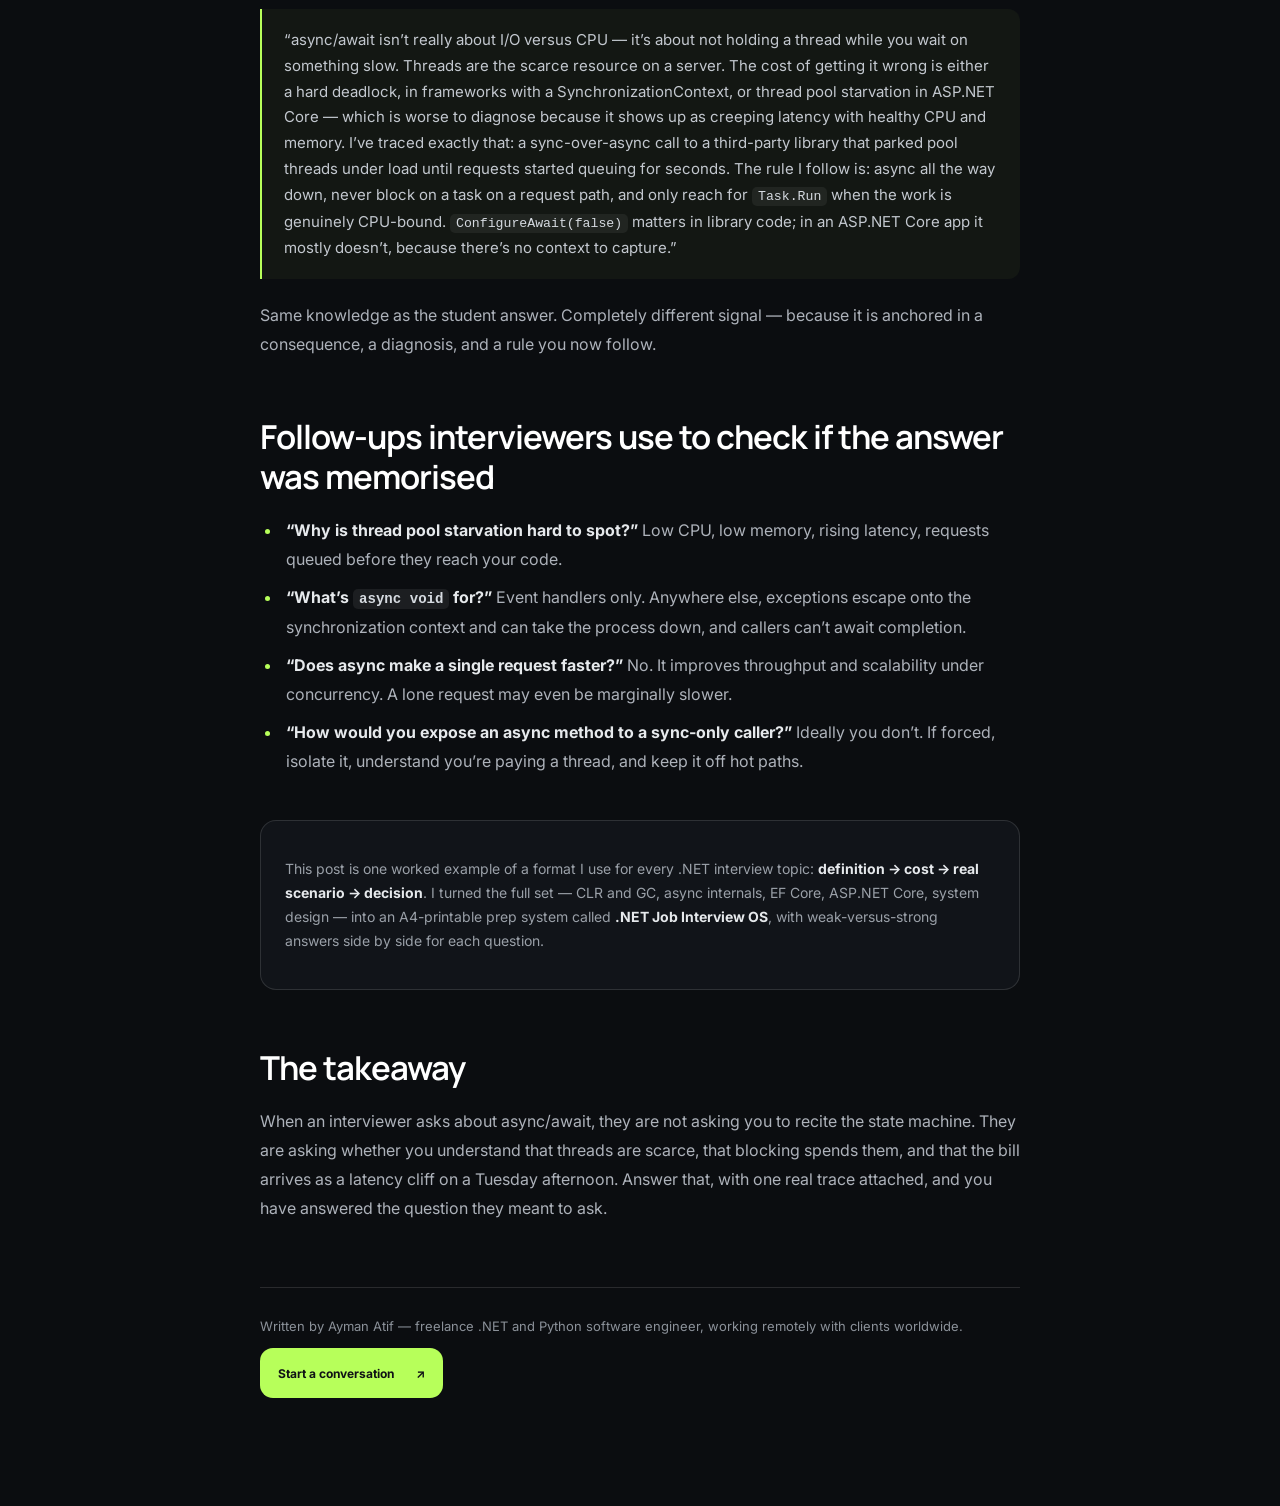
<file: blog/async-await-deadlocks-thread-pool-starvation/index.html>
<!doctype html>
<html lang="en">
<head>
  <meta charset="utf-8" />
  <meta name="viewport" content="width=device-width, initial-scale=1" />
  <meta name="description" content="The async/await interview question is not about I/O versus CPU. It is about what happens when you block a thread pool thread under load. The trade-off answer that signals senior." />
  <meta name="author" content="Ayman Atif" />
  <meta name="robots" content="index, follow, max-image-preview:large, max-snippet:-1" />
  <meta name="color-scheme" content="dark light" />
  <meta name="theme-color" content="#0b0d10" />
  <meta name="keywords" content="async await interview question, Result deadlock C#, ConfigureAwait false, thread pool starvation ASP.NET Core, SynchronizationContext deadlock, async await senior .NET interview" />
  <link rel="canonical" href="https://ayman-atif.vercel.app/blog/async-await-deadlocks-thread-pool-starvation/" />

  <meta property="og:type" content="article" />
  <meta property="og:locale" content="en_US" />
  <meta property="og:site_name" content="Ayman Atif Portfolio" />
  <meta property="og:url" content="https://ayman-atif.vercel.app/blog/async-await-deadlocks-thread-pool-starvation/" />
  <meta property="og:title" content="async/await in .NET Interviews: Deadlocks and Thread Pool Starvation" />
  <meta property="og:description" content="The async question is not about I/O versus CPU. It is about what blocking a thread pool thread costs you under load. Here is the answer that sounds senior." />
  <meta property="og:image" content="https://ayman-atif.vercel.app/assets/img/ayman-atif.jpg" />
  <meta property="article:published_time" content="2026-09-06" />
  <meta property="article:modified_time" content="2026-09-06" />
  <meta property="article:author" content="Ayman Atif" />
  <meta property="article:section" content="Software Engineering" />
  <meta property="article:tag" content=".NET" />
  <meta property="article:tag" content="Technical interviews" />
  <meta property="article:tag" content="async/await" />
  <meta name="twitter:card" content="summary_large_image" />
  <meta name="twitter:title" content="async/await in .NET Interviews: Deadlocks and Thread Pool Starvation" />
  <meta name="twitter:description" content="The async question is not about I/O versus CPU. It is about what blocking a thread pool thread costs you under load." />
  <meta name="twitter:image" content="https://ayman-atif.vercel.app/assets/img/ayman-atif.jpg" />

  <title>async/await in .NET Interviews: Deadlocks and Thread Pool Starvation</title>

  <link rel="icon" href="../../assets/img/favicon.svg" type="image/svg+xml" />
  <link rel="preconnect" href="https://fonts.googleapis.com" />
  <link rel="preconnect" href="https://fonts.gstatic.com" crossorigin />
  <link href="https://fonts.googleapis.com/css2?family=Inter:wght@400;500;600;700&family=Manrope:wght@500;600;700;800&display=swap" rel="stylesheet" />
  <link rel="stylesheet" href="../../assets/css/styles.css" />
  <link rel="stylesheet" href="../../assets/css/blog.css" />

  <script type="application/ld+json">
  {
    "@context": "https://schema.org",
    "@type": "BlogPosting",
    "@id": "https://ayman-atif.vercel.app/blog/async-await-deadlocks-thread-pool-starvation/#article",
    "headline": "async/await in .NET Interviews: Deadlocks, Thread Pool Starvation, and What Interviewers Are Really Asking",
    "description": "The async/await interview question is not about I/O versus CPU. It is about what happens when you block a thread pool thread under load. The trade-off answer that signals senior.",
    "image": "https://ayman-atif.vercel.app/assets/img/ayman-atif.jpg",
    "datePublished": "2026-09-06",
    "dateModified": "2026-09-06",
    "wordCount": 1400,
    "inLanguage": "en",
    "url": "https://ayman-atif.vercel.app/blog/async-await-deadlocks-thread-pool-starvation/",
    "author": {
      "@type": "Person",
      "name": "Ayman Atif",
      "url": "https://ayman-atif.vercel.app/",
      "jobTitle": "Freelance Software Engineer",
      "sameAs": [
        "https://www.linkedin.com/in/a95yman/",
        "https://github.com/i95compile",
        "https://medium.com/@a95yman"
      ]
    },
    "publisher": {
      "@type": "Person",
      "name": "Ayman Atif",
      "url": "https://ayman-atif.vercel.app/"
    },
    "mainEntityOfPage": { "@type": "WebPage", "@id": "https://ayman-atif.vercel.app/blog/async-await-deadlocks-thread-pool-starvation/" },
    "isPartOf": { "@type": "Blog", "@id": "https://ayman-atif.vercel.app/blog/#blog" },
    "keywords": ["async await interview question", "Result deadlock", "ConfigureAwait false", "thread pool starvation", "SynchronizationContext deadlock", "sync over async"],
    "articleSection": "Software Engineering"
  }
  </script>
  <script type="application/ld+json">
  {
    "@context": "https://schema.org",
    "@type": "BreadcrumbList",
    "itemListElement": [
      { "@type": "ListItem", "position": 1, "name": "Home", "item": "https://ayman-atif.vercel.app/" },
      { "@type": "ListItem", "position": 2, "name": "Blog", "item": "https://ayman-atif.vercel.app/blog/" },
      { "@type": "ListItem", "position": 3, "name": "async/await in .NET Interviews: Deadlocks and Thread Pool Starvation", "item": "https://ayman-atif.vercel.app/blog/async-await-deadlocks-thread-pool-starvation/" }
    ]
  }
  </script>
</head>
<body>
  <a class="skip-link" href="#main-content">Skip to main content</a>
  <div class="noise" aria-hidden="true"></div>
  <div class="cursor-glow" aria-hidden="true"></div>

  <header class="site-header">
    <a class="brand" href="../../index.html" aria-label="Ayman Atif, home">
      <span class="brand-mark" aria-hidden="true">AA</span>
      <span class="brand-copy">Ayman Atif</span>
    </a>
    <nav class="nav" aria-label="Primary navigation">
      <a href="../../index.html#services">Services</a>
      <a href="../../index.html#work">Work</a>
      <a href="../../index.html#process">Process</a>
      <a href="../../index.html#about">About</a>
      <a href="../index.html">Blog</a>
      <a class="nav-cta" href="../../index.html#contact">Start a conversation</a>
    </nav>
    <button class="menu-toggle" type="button" aria-expanded="false" aria-controls="mobile-menu" aria-label="Open menu">
      <span></span><span></span>
    </button>
  </header>

  <nav class="mobile-menu" id="mobile-menu" aria-label="Mobile navigation" aria-hidden="true">
    <a href="../../index.html#problems">Problems</a>
    <a href="../../index.html#services">Services</a>
    <a href="../../index.html#work">Selected work</a>
    <a href="../../index.html#process">How I work</a>
    <a href="../../index.html#about">About</a>
    <a href="../index.html">Blog</a>
    <a href="../../index.html#contact">Contact</a>
  </nav>

  <main id="main-content" class="section-dark blog-page">
    <article class="post">
      <nav class="post-breadcrumb" aria-label="Breadcrumb">
        <a href="../../index.html">Home</a><span aria-hidden="true">/</span>
        <a href="../index.html">Blog</a><span aria-hidden="true">/</span>
        <span>async/await deadlocks</span>
      </nav>

      <header class="post-header">
        <h1 class="post-title">async/await in .NET Interviews: Deadlocks, Thread Pool Starvation, and What Interviewers Are Really Asking</h1>
        <p class="post-meta">
          <span>Ayman Atif</span>
          <span class="dot" aria-hidden="true"></span>
          <time datetime="2026-09-06">6 September 2026</time>
          <span class="dot" aria-hidden="true"></span>
          <span>7 min read</span>
        </p>
      </header>

      <p class="post-lede">Almost every mid-to-senior .NET interview asks about async/await. Almost every candidate answers the wrong question &mdash; the definition instead of the trade-off.</p>

      <div class="post-body">
        <p>The question usually arrives in one of three shapes:</p>

        <ul>
          <li>&ldquo;What is async/await and how is it different from using a <code>Thread</code>?&rdquo;</li>
          <li>&ldquo;What&rsquo;s wrong with calling <code>.Result</code> or <code>.Wait()</code> on a task?&rdquo;</li>
          <li>&ldquo;When would you use <code>Task.Run</code>?&rdquo;</li>
        </ul>

        <p>They sound like three questions. They are one question, and it is this: <em>have you operated an async system under load, and do you know what it costs when you block the wrong thread?</em></p>

        <h2>The student answer</h2>

        <blockquote><p>&ldquo;async/await is for I/O-bound work and threads are for CPU-bound work. <code>await</code> doesn&rsquo;t block the thread, it frees it up. <code>Task.Run</code> schedules work on the thread pool. You shouldn&rsquo;t block on async code because it can deadlock.&rdquo;</p></blockquote>

        <p>Every sentence is true. None of it demonstrates that you have been on call for a service that fell over because of this. Interviewers hear this answer ten times a week and it moves nothing.</p>

        <h2>What is actually happening, so the trade-off makes sense</h2>

        <p>When you <code>await</code> a genuinely asynchronous operation &mdash; a database round trip, an HTTP call, a queue read &mdash; the compiler has rewritten your method as a state machine. At the <code>await</code> point, the method returns. The thread that was running it goes back to the pool and does other work. When the I/O completes, a continuation is scheduled to finish the method, possibly on a different thread.</p>

        <p>The entire value proposition is that <strong>a thread is not sitting still while something slow happens elsewhere</strong>. On a web server, threads are the scarce resource. A machine that can hold tens of thousands of open connections has a thread pool of maybe a few dozen threads to start. Async is how a small number of threads serve a large number of in-flight requests.</p>

        <p>Blocking breaks that. <code>task.Result</code>, <code>task.Wait()</code>, and <code>task.GetAwaiter().GetResult()</code> all stop the current thread until the task finishes. Now the thread is doing exactly what async was supposed to prevent: standing still, holding a slot, waiting.</p>

        <h2>Failure mode one: the classic deadlock</h2>

        <p>In older frameworks &mdash; ASP.NET on .NET Framework, WPF, WinForms &mdash; there is a <code>SynchronizationContext</code> that forces continuations back onto a specific thread (the request thread, the UI thread). The deadlock is mechanical:</p>

        <ul>
          <li>You call <code>SomeAsyncMethod().Result</code> on the request thread.</li>
          <li>That thread is now blocked, waiting for the task.</li>
          <li>Inside, the method finishes its <code>await</code> and tries to schedule its continuation back onto&hellip; the request thread.</li>
          <li>Which is blocked, waiting for the continuation. Neither side moves.</li>
        </ul>

        <p>This is the deadlock interviewers expect you to name. Knowing it exists is table stakes. Knowing that <code>ConfigureAwait(false)</code> avoids it &mdash; by telling the continuation it does not need the original context &mdash; is the next layer. Knowing that <code>ConfigureAwait(false)</code> is a workaround for a mistake you should not be making is the layer that sounds senior.</p>

        <h2>Failure mode two: thread pool starvation (the one people miss)</h2>

        <p>ASP.NET Core removed the request <code>SynchronizationContext</code>. Candidates often conclude &ldquo;so blocking is fine now.&rdquo; It is not. The failure just changes shape from a hard lock to a slow collapse.</p>

        <p>Here is a scenario I have had to trace. A background component called a third-party client library that only exposed synchronous methods, so someone wrapped an async pipeline around it and blocked internally with <code>.GetAwaiter().GetResult()</code>. Fine in development. Under production traffic, every one of those calls parked a thread pool thread for the duration of a network call. As load rose, the pool ran out of free threads. The pool&rsquo;s injection logic adds new threads slowly &mdash; on the order of one or two per second &mdash; so it could not keep up with the arrival rate.</p>

        <p>The symptom was not an exception. It was latency: requests that normally returned in 80&nbsp;ms started taking 3&ndash;10 seconds, because they were sitting in a queue waiting for a thread that was busy blocking on I/O. CPU was low. Memory was fine. Every dashboard looked healthy except the one that mattered. The fix was to use the library&rsquo;s async API where it existed and to move the genuinely sync-only work off the request path entirely.</p>

        <h2>Task.Run is not a synonym for &ldquo;make it async&rdquo;</h2>

        <p><code>Task.Run</code> pushes a delegate onto the thread pool. That is the right tool for CPU-bound work you want off the current thread &mdash; image processing, a heavy calculation, parsing a large file. It is the wrong tool for I/O. Wrapping <code>await httpClient.GetAsync(...)</code> in <code>Task.Run</code> does not make the network faster; it just burns a second thread to wait for the first one. On a web server, <code>Task.Run</code> around I/O is usually a small self-inflicted wound.</p>

        <h2>The engineer answer</h2>

        <blockquote><p>&ldquo;async/await isn&rsquo;t really about I/O versus CPU &mdash; it&rsquo;s about not holding a thread while you wait on something slow. Threads are the scarce resource on a server. The cost of getting it wrong is either a hard deadlock, in frameworks with a SynchronizationContext, or thread pool starvation in ASP.NET Core &mdash; which is worse to diagnose because it shows up as creeping latency with healthy CPU and memory. I&rsquo;ve traced exactly that: a sync-over-async call to a third-party library that parked pool threads under load until requests started queuing for seconds. The rule I follow is: async all the way down, never block on a task on a request path, and only reach for <code>Task.Run</code> when the work is genuinely CPU-bound. <code>ConfigureAwait(false)</code> matters in library code; in an ASP.NET Core app it mostly doesn&rsquo;t, because there&rsquo;s no context to capture.&rdquo;</p></blockquote>

        <p>Same knowledge as the student answer. Completely different signal &mdash; because it is anchored in a consequence, a diagnosis, and a rule you now follow.</p>

        <h2>Follow-ups interviewers use to check if the answer was memorised</h2>

        <ul>
          <li><strong>&ldquo;Why is thread pool starvation hard to spot?&rdquo;</strong> Low CPU, low memory, rising latency, requests queued before they reach your code.</li>
          <li><strong>&ldquo;What&rsquo;s <code>async void</code> for?&rdquo;</strong> Event handlers only. Anywhere else, exceptions escape onto the synchronization context and can take the process down, and callers can&rsquo;t await completion.</li>
          <li><strong>&ldquo;Does async make a single request faster?&rdquo;</strong> No. It improves throughput and scalability under concurrency. A lone request may even be marginally slower.</li>
          <li><strong>&ldquo;How would you expose an async method to a sync-only caller?&rdquo;</strong> Ideally you don&rsquo;t. If forced, isolate it, understand you&rsquo;re paying a thread, and keep it off hot paths.</li>
        </ul>

        <div class="post-note">
          <p>This post is one worked example of a format I use for every .NET interview topic: <strong>definition &rarr; cost &rarr; real scenario &rarr; decision</strong>. I turned the full set &mdash; CLR and GC, async internals, EF Core, ASP.NET Core, system design &mdash; into an A4-printable prep system called <a href="https://yaman95.gumroad.com/l/dotnet-job-interview-os" target="_blank" rel="noreferrer"><strong>.NET Job Interview OS</strong></a>, with weak-versus-strong answers side by side for each question.</p>
        </div>

        <h2>The takeaway</h2>

        <p>When an interviewer asks about async/await, they are not asking you to recite the state machine. They are asking whether you understand that threads are scarce, that blocking spends them, and that the bill arrives as a latency cliff on a Tuesday afternoon. Answer that, with one real trace attached, and you have answered the question they meant to ask.</p>
      </div>

      <footer class="post-end">
        <p>Written by Ayman Atif &mdash; freelance .NET and Python software engineer, working remotely with clients worldwide.</p>
        <a class="button button-primary" href="../../index.html#contact">Start a conversation <span aria-hidden="true">&#8599;</span></a>
      </footer>
    </article>
  </main>

  <script src="https://cdn.jsdelivr.net/npm/gsap@3.12.5/dist/gsap.min.js" defer></script>
  <script src="../../assets/js/script.js" defer></script>
</body>
</html>
</file>
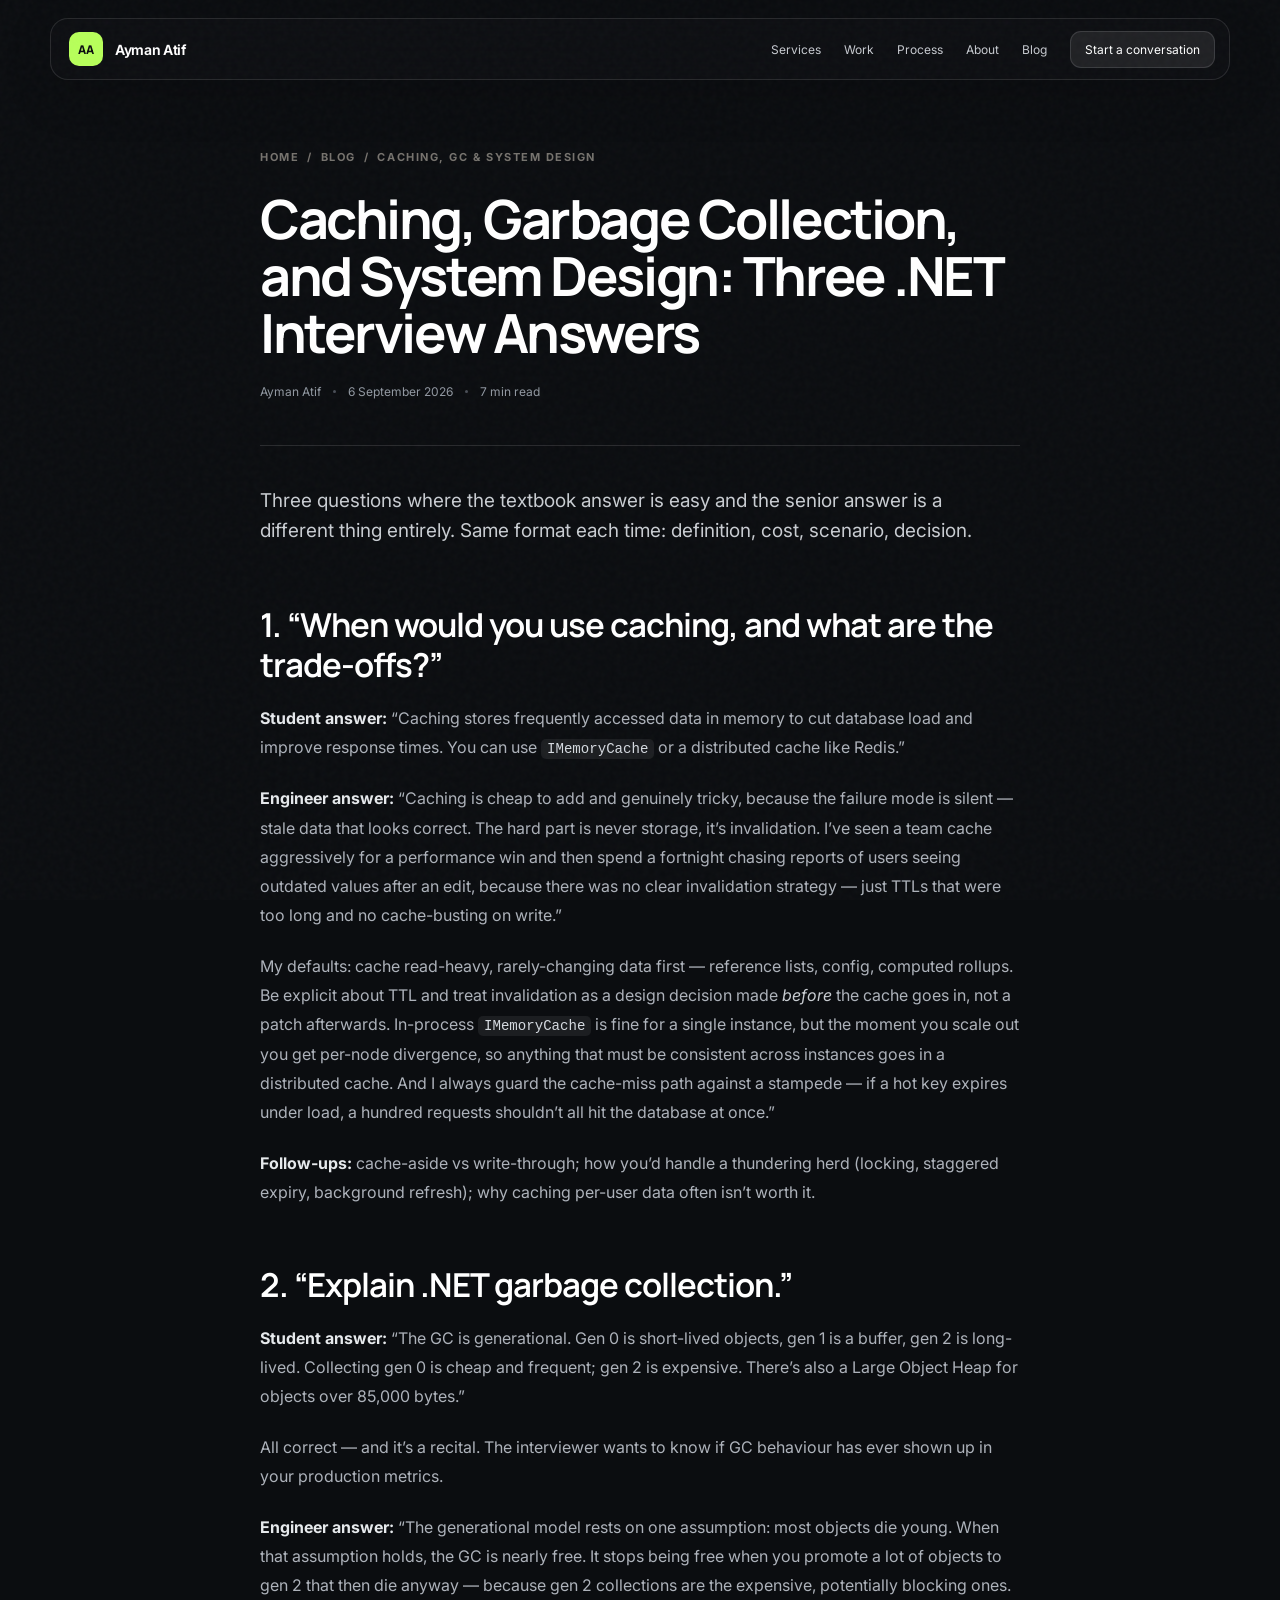
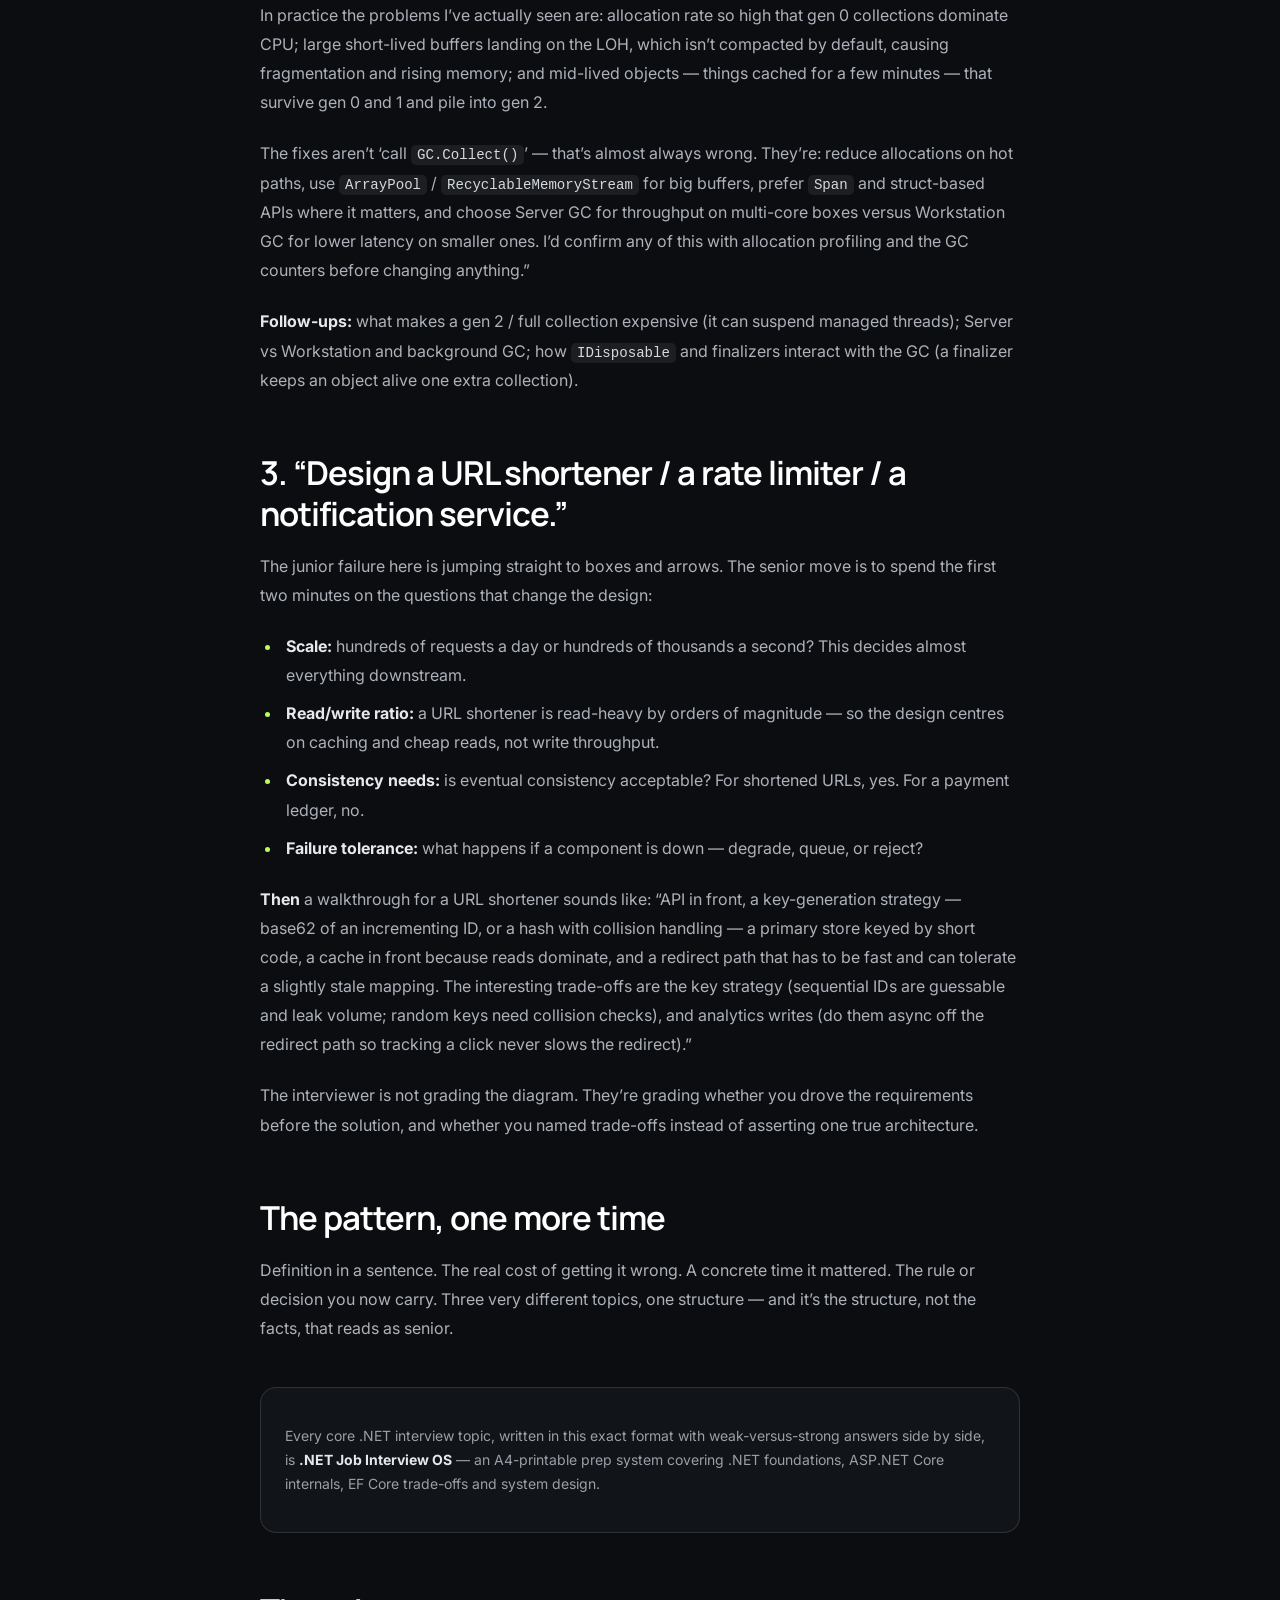
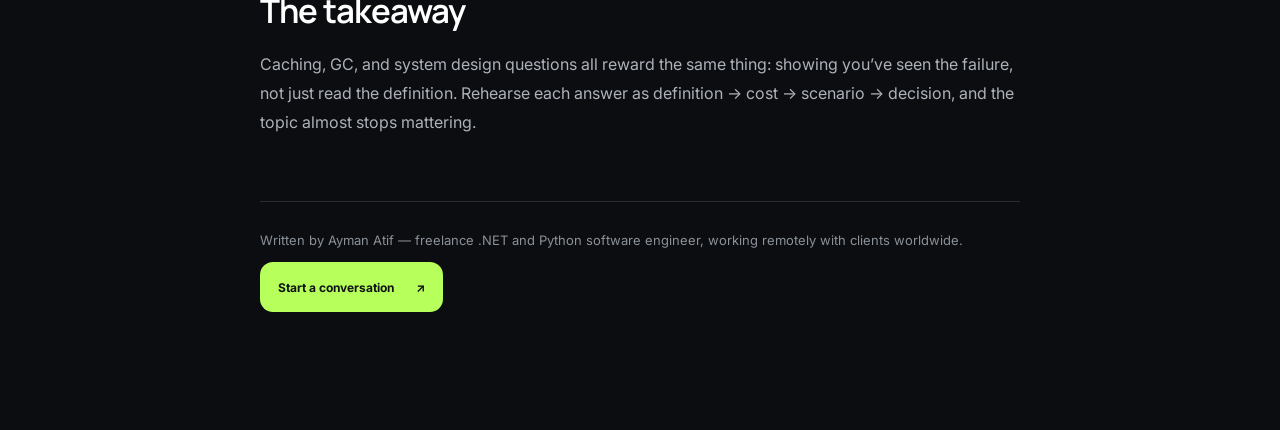
<file: blog/caching-garbage-collection-system-design-interview-answers/index.html>
<!doctype html>
<html lang="en">
<head>
  <meta charset="utf-8" />
  <meta name="viewport" content="width=device-width, initial-scale=1" />
  <meta name="description" content="Three .NET interview questions that separate seniors from mid-levels: caching and invalidation, garbage collection generations, and a basic system-design walkthrough. The trade-off answer for each." />
  <meta name="author" content="Ayman Atif" />
  <meta name="robots" content="index, follow, max-image-preview:large, max-snippet:-1" />
  <meta name="color-scheme" content="dark light" />
  <meta name="theme-color" content="#0b0d10" />
  <meta name="keywords" content="caching interview question, cache invalidation, .NET garbage collection generations interview, gen 0 gen 1 gen 2, large object heap, system design interview .NET" />
  <link rel="canonical" href="https://ayman-atif.vercel.app/blog/caching-garbage-collection-system-design-interview-answers/" />

  <meta property="og:type" content="article" />
  <meta property="og:locale" content="en_US" />
  <meta property="og:site_name" content="Ayman Atif Portfolio" />
  <meta property="og:url" content="https://ayman-atif.vercel.app/blog/caching-garbage-collection-system-design-interview-answers/" />
  <meta property="og:title" content="Caching, Garbage Collection, and System Design: Three .NET Interview Answers" />
  <meta property="og:description" content="Three questions that separate seniors from mid-levels, and the trade-off answer for each." />
  <meta property="og:image" content="https://ayman-atif.vercel.app/assets/img/ayman-atif.jpg" />
  <meta property="article:published_time" content="2026-09-06" />
  <meta property="article:modified_time" content="2026-09-06" />
  <meta property="article:author" content="Ayman Atif" />
  <meta property="article:section" content="Software Engineering" />
  <meta property="article:tag" content=".NET" />
  <meta property="article:tag" content="Technical interviews" />
  <meta property="article:tag" content="System design" />
  <meta name="twitter:card" content="summary_large_image" />
  <meta name="twitter:title" content="Caching, Garbage Collection, and System Design: Three .NET Interview Answers" />
  <meta name="twitter:description" content="Three questions that separate seniors from mid-levels, and the trade-off answer for each." />
  <meta name="twitter:image" content="https://ayman-atif.vercel.app/assets/img/ayman-atif.jpg" />

  <title>Caching, Garbage Collection, and System Design: Three .NET Interview Answers</title>

  <link rel="icon" href="../../assets/img/favicon.svg" type="image/svg+xml" />
  <link rel="preconnect" href="https://fonts.googleapis.com" />
  <link rel="preconnect" href="https://fonts.gstatic.com" crossorigin />
  <link href="https://fonts.googleapis.com/css2?family=Inter:wght@400;500;600;700&family=Manrope:wght@500;600;700;800&display=swap" rel="stylesheet" />
  <link rel="stylesheet" href="../../assets/css/styles.css" />
  <link rel="stylesheet" href="../../assets/css/blog.css" />

  <script type="application/ld+json">
  {
    "@context": "https://schema.org",
    "@type": "BlogPosting",
    "@id": "https://ayman-atif.vercel.app/blog/caching-garbage-collection-system-design-interview-answers/#article",
    "headline": "Caching, Garbage Collection, and System Design: Three .NET Interview Answers",
    "description": "Three .NET interview questions that separate seniors from mid-levels: caching and invalidation, garbage collection generations, and a basic system-design walkthrough. The trade-off answer for each.",
    "image": "https://ayman-atif.vercel.app/assets/img/ayman-atif.jpg",
    "datePublished": "2026-09-06",
    "dateModified": "2026-09-06",
    "wordCount": 1450,
    "inLanguage": "en",
    "url": "https://ayman-atif.vercel.app/blog/caching-garbage-collection-system-design-interview-answers/",
    "author": {
      "@type": "Person",
      "name": "Ayman Atif",
      "url": "https://ayman-atif.vercel.app/",
      "jobTitle": "Freelance Software Engineer",
      "sameAs": [
        "https://www.linkedin.com/in/a95yman/",
        "https://github.com/i95compile",
        "https://medium.com/@a95yman"
      ]
    },
    "publisher": {
      "@type": "Person",
      "name": "Ayman Atif",
      "url": "https://ayman-atif.vercel.app/"
    },
    "mainEntityOfPage": { "@type": "WebPage", "@id": "https://ayman-atif.vercel.app/blog/caching-garbage-collection-system-design-interview-answers/" },
    "isPartOf": { "@type": "Blog", "@id": "https://ayman-atif.vercel.app/blog/#blog" },
    "keywords": ["caching interview question", "cache invalidation", "garbage collection generations", "large object heap", "system design interview"],
    "articleSection": "Software Engineering"
  }
  </script>
  <script type="application/ld+json">
  {
    "@context": "https://schema.org",
    "@type": "BreadcrumbList",
    "itemListElement": [
      { "@type": "ListItem", "position": 1, "name": "Home", "item": "https://ayman-atif.vercel.app/" },
      { "@type": "ListItem", "position": 2, "name": "Blog", "item": "https://ayman-atif.vercel.app/blog/" },
      { "@type": "ListItem", "position": 3, "name": "Caching, Garbage Collection, and System Design: Three .NET Interview Answers", "item": "https://ayman-atif.vercel.app/blog/caching-garbage-collection-system-design-interview-answers/" }
    ]
  }
  </script>
</head>
<body>
  <a class="skip-link" href="#main-content">Skip to main content</a>
  <div class="noise" aria-hidden="true"></div>
  <div class="cursor-glow" aria-hidden="true"></div>

  <header class="site-header">
    <a class="brand" href="../../index.html" aria-label="Ayman Atif, home">
      <span class="brand-mark" aria-hidden="true">AA</span>
      <span class="brand-copy">Ayman Atif</span>
    </a>
    <nav class="nav" aria-label="Primary navigation">
      <a href="../../index.html#services">Services</a>
      <a href="../../index.html#work">Work</a>
      <a href="../../index.html#process">Process</a>
      <a href="../../index.html#about">About</a>
      <a href="../index.html">Blog</a>
      <a class="nav-cta" href="../../index.html#contact">Start a conversation</a>
    </nav>
    <button class="menu-toggle" type="button" aria-expanded="false" aria-controls="mobile-menu" aria-label="Open menu">
      <span></span><span></span>
    </button>
  </header>

  <nav class="mobile-menu" id="mobile-menu" aria-label="Mobile navigation" aria-hidden="true">
    <a href="../../index.html#problems">Problems</a>
    <a href="../../index.html#services">Services</a>
    <a href="../../index.html#work">Selected work</a>
    <a href="../../index.html#process">How I work</a>
    <a href="../../index.html#about">About</a>
    <a href="../index.html">Blog</a>
    <a href="../../index.html#contact">Contact</a>
  </nav>

  <main id="main-content" class="section-dark blog-page">
    <article class="post">
      <nav class="post-breadcrumb" aria-label="Breadcrumb">
        <a href="../../index.html">Home</a><span aria-hidden="true">/</span>
        <a href="../index.html">Blog</a><span aria-hidden="true">/</span>
        <span>Caching, GC &amp; system design</span>
      </nav>

      <header class="post-header">
        <h1 class="post-title">Caching, Garbage Collection, and System Design: Three .NET Interview Answers</h1>
        <p class="post-meta">
          <span>Ayman Atif</span>
          <span class="dot" aria-hidden="true"></span>
          <time datetime="2026-09-06">6 September 2026</time>
          <span class="dot" aria-hidden="true"></span>
          <span>7 min read</span>
        </p>
      </header>

      <p class="post-lede">Three questions where the textbook answer is easy and the senior answer is a different thing entirely. Same format each time: definition, cost, scenario, decision.</p>

      <div class="post-body">
        <h2>1. &ldquo;When would you use caching, and what are the trade-offs?&rdquo;</h2>

        <p><strong>Student answer:</strong> &ldquo;Caching stores frequently accessed data in memory to cut database load and improve response times. You can use <code>IMemoryCache</code> or a distributed cache like Redis.&rdquo;</p>

        <p><strong>Engineer answer:</strong> &ldquo;Caching is cheap to add and genuinely tricky, because the failure mode is silent &mdash; stale data that looks correct. The hard part is never storage, it&rsquo;s invalidation. I&rsquo;ve seen a team cache aggressively for a performance win and then spend a fortnight chasing reports of users seeing outdated values after an edit, because there was no clear invalidation strategy &mdash; just TTLs that were too long and no cache-busting on write.&rdquo;</p>

        <p>My defaults: cache read-heavy, rarely-changing data first &mdash; reference lists, config, computed rollups. Be explicit about TTL and treat invalidation as a design decision made <em>before</em> the cache goes in, not a patch afterwards. In-process <code>IMemoryCache</code> is fine for a single instance, but the moment you scale out you get per-node divergence, so anything that must be consistent across instances goes in a distributed cache. And I always guard the cache-miss path against a stampede &mdash; if a hot key expires under load, a hundred requests shouldn&rsquo;t all hit the database at once.&rdquo;</p>

        <p><strong>Follow-ups:</strong> cache-aside vs write-through; how you&rsquo;d handle a thundering herd (locking, staggered expiry, background refresh); why caching per-user data often isn&rsquo;t worth it.</p>

        <h2>2. &ldquo;Explain .NET garbage collection.&rdquo;</h2>

        <p><strong>Student answer:</strong> &ldquo;The GC is generational. Gen 0 is short-lived objects, gen 1 is a buffer, gen 2 is long-lived. Collecting gen 0 is cheap and frequent; gen 2 is expensive. There&rsquo;s also a Large Object Heap for objects over 85,000 bytes.&rdquo;</p>

        <p>All correct &mdash; and it&rsquo;s a recital. The interviewer wants to know if GC behaviour has ever shown up in your production metrics.</p>

        <p><strong>Engineer answer:</strong> &ldquo;The generational model rests on one assumption: most objects die young. When that assumption holds, the GC is nearly free. It stops being free when you promote a lot of objects to gen 2 that then die anyway &mdash; because gen 2 collections are the expensive, potentially blocking ones. In practice the problems I&rsquo;ve actually seen are: allocation rate so high that gen 0 collections dominate CPU; large short-lived buffers landing on the LOH, which isn&rsquo;t compacted by default, causing fragmentation and rising memory; and mid-lived objects &mdash; things cached for a few minutes &mdash; that survive gen 0 and 1 and pile into gen 2.</p>

        <p>The fixes aren&rsquo;t &lsquo;call <code>GC.Collect()</code>&rsquo; &mdash; that&rsquo;s almost always wrong. They&rsquo;re: reduce allocations on hot paths, use <code>ArrayPool</code> / <code>RecyclableMemoryStream</code> for big buffers, prefer <code>Span</code> and struct-based APIs where it matters, and choose Server GC for throughput on multi-core boxes versus Workstation GC for lower latency on smaller ones. I&rsquo;d confirm any of this with allocation profiling and the GC counters before changing anything.&rdquo;</p>

        <p><strong>Follow-ups:</strong> what makes a gen 2 / full collection expensive (it can suspend managed threads); Server vs Workstation and background GC; how <code>IDisposable</code> and finalizers interact with the GC (a finalizer keeps an object alive one extra collection).</p>

        <h2>3. &ldquo;Design a URL shortener / a rate limiter / a notification service.&rdquo;</h2>

        <p>The junior failure here is jumping straight to boxes and arrows. The senior move is to spend the first two minutes on the questions that change the design:</p>

        <ul>
          <li><strong>Scale:</strong> hundreds of requests a day or hundreds of thousands a second? This decides almost everything downstream.</li>
          <li><strong>Read/write ratio:</strong> a URL shortener is read-heavy by orders of magnitude &mdash; so the design centres on caching and cheap reads, not write throughput.</li>
          <li><strong>Consistency needs:</strong> is eventual consistency acceptable? For shortened URLs, yes. For a payment ledger, no.</li>
          <li><strong>Failure tolerance:</strong> what happens if a component is down &mdash; degrade, queue, or reject?</li>
        </ul>

        <p><strong>Then</strong> a walkthrough for a URL shortener sounds like: &ldquo;API in front, a key-generation strategy &mdash; base62 of an incrementing ID, or a hash with collision handling &mdash; a primary store keyed by short code, a cache in front because reads dominate, and a redirect path that has to be fast and can tolerate a slightly stale mapping. The interesting trade-offs are the key strategy (sequential IDs are guessable and leak volume; random keys need collision checks), and analytics writes (do them async off the redirect path so tracking a click never slows the redirect).&rdquo;</p>

        <p>The interviewer is not grading the diagram. They&rsquo;re grading whether you drove the requirements before the solution, and whether you named trade-offs instead of asserting one true architecture.</p>

        <h2>The pattern, one more time</h2>

        <p>Definition in a sentence. The real cost of getting it wrong. A concrete time it mattered. The rule or decision you now carry. Three very different topics, one structure &mdash; and it&rsquo;s the structure, not the facts, that reads as senior.</p>

        <div class="post-note">
          <p>Every core .NET interview topic, written in this exact format with weak-versus-strong answers side by side, is <a href="https://yaman95.gumroad.com/l/dotnet-job-interview-os" target="_blank" rel="noreferrer"><strong>.NET Job Interview OS</strong></a> &mdash; an A4-printable prep system covering .NET foundations, ASP.NET Core internals, EF Core trade-offs and system design.</p>
        </div>

        <h2>The takeaway</h2>

        <p>Caching, GC, and system design questions all reward the same thing: showing you&rsquo;ve seen the failure, not just read the definition. Rehearse each answer as definition &rarr; cost &rarr; scenario &rarr; decision, and the topic almost stops mattering.</p>
      </div>

      <footer class="post-end">
        <p>Written by Ayman Atif &mdash; freelance .NET and Python software engineer, working remotely with clients worldwide.</p>
        <a class="button button-primary" href="../../index.html#contact">Start a conversation <span aria-hidden="true">&#8599;</span></a>
      </footer>
    </article>
  </main>

  <script src="https://cdn.jsdelivr.net/npm/gsap@3.12.5/dist/gsap.min.js" defer></script>
  <script src="../../assets/js/script.js" defer></script>
</body>
</html>
</file>
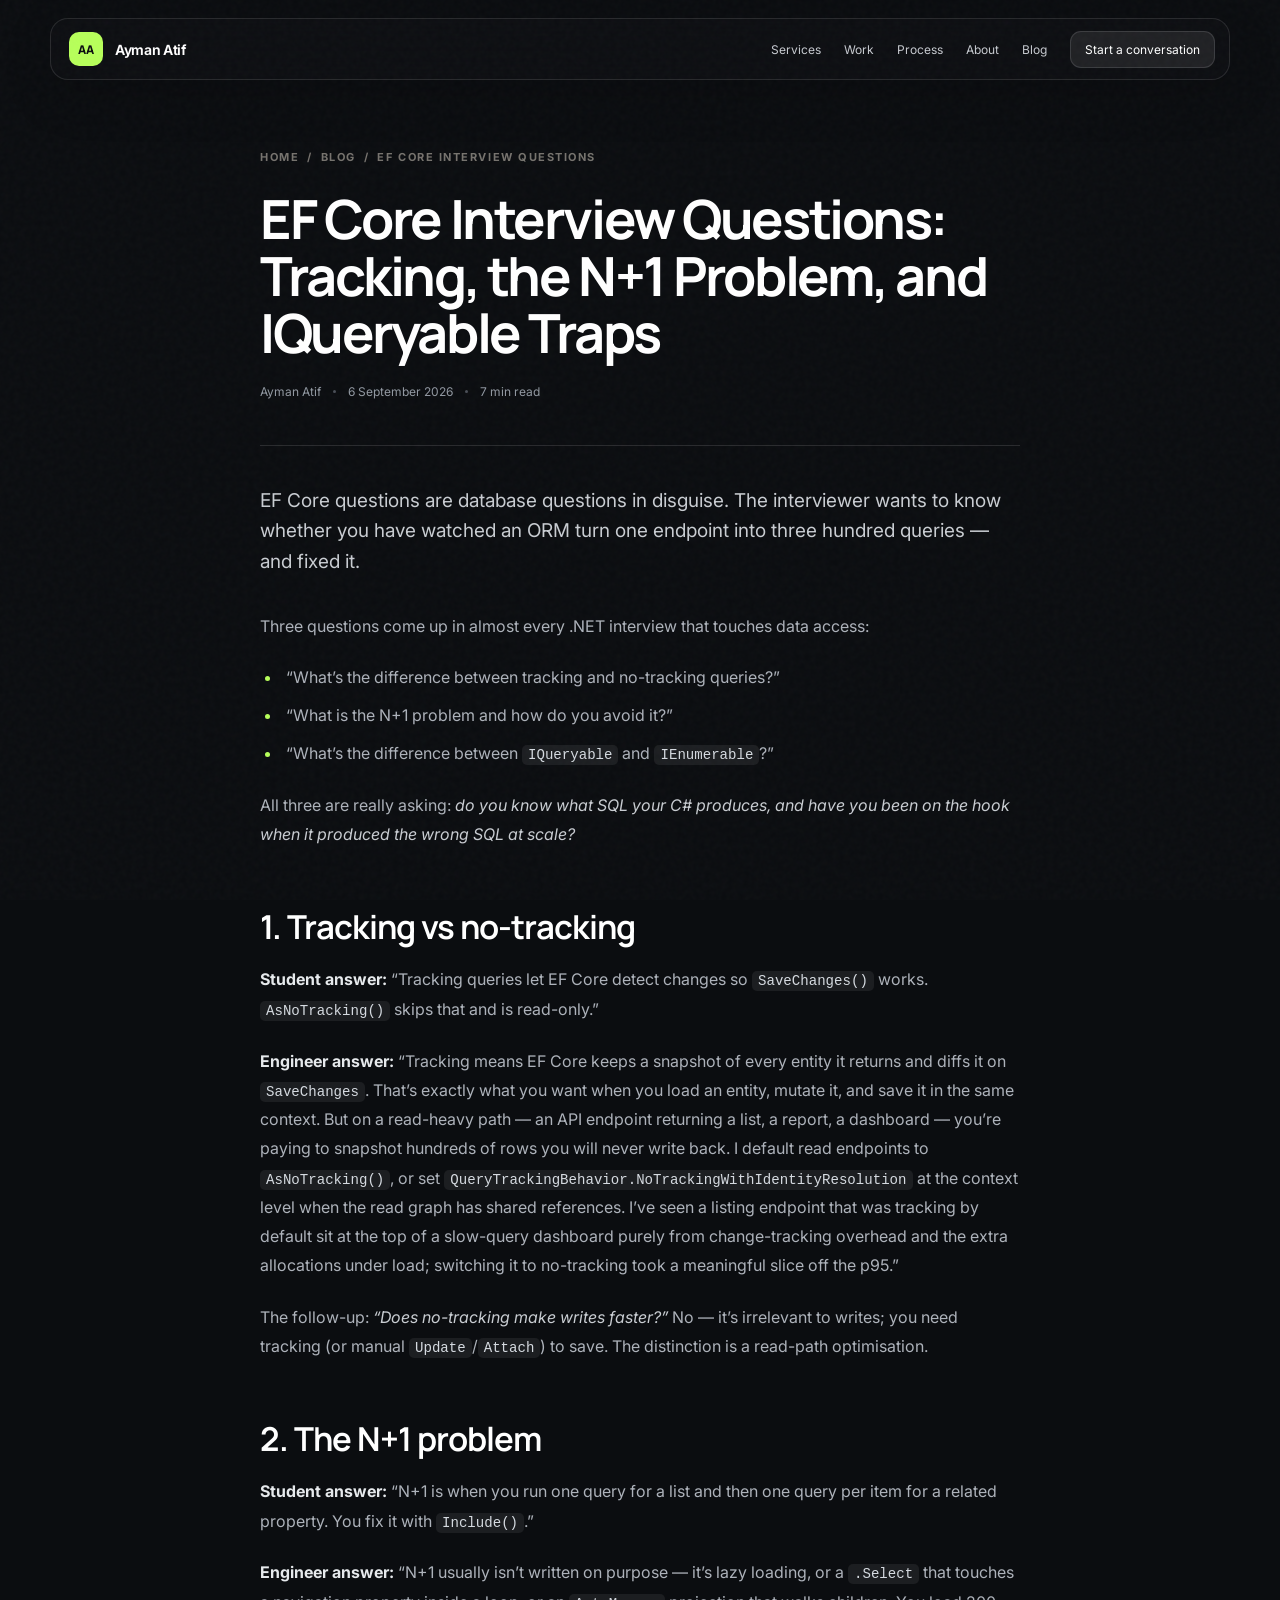
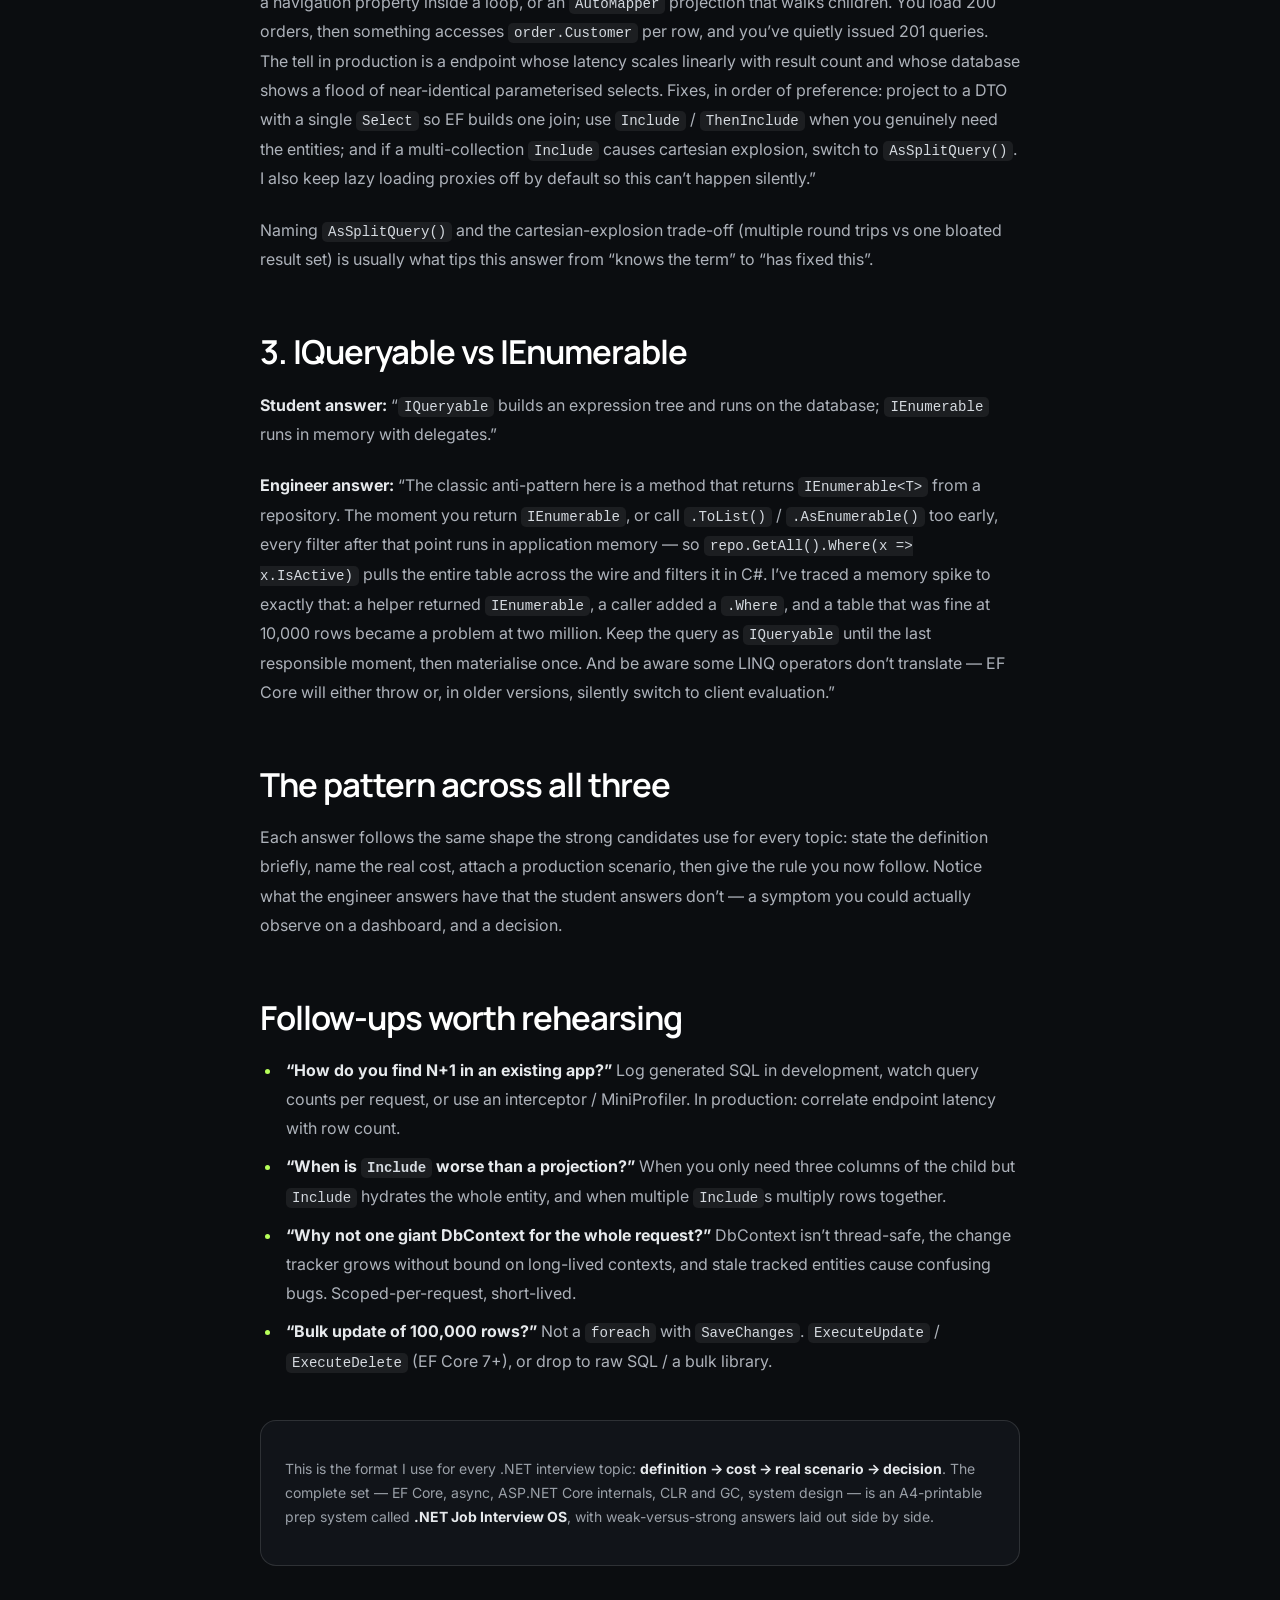
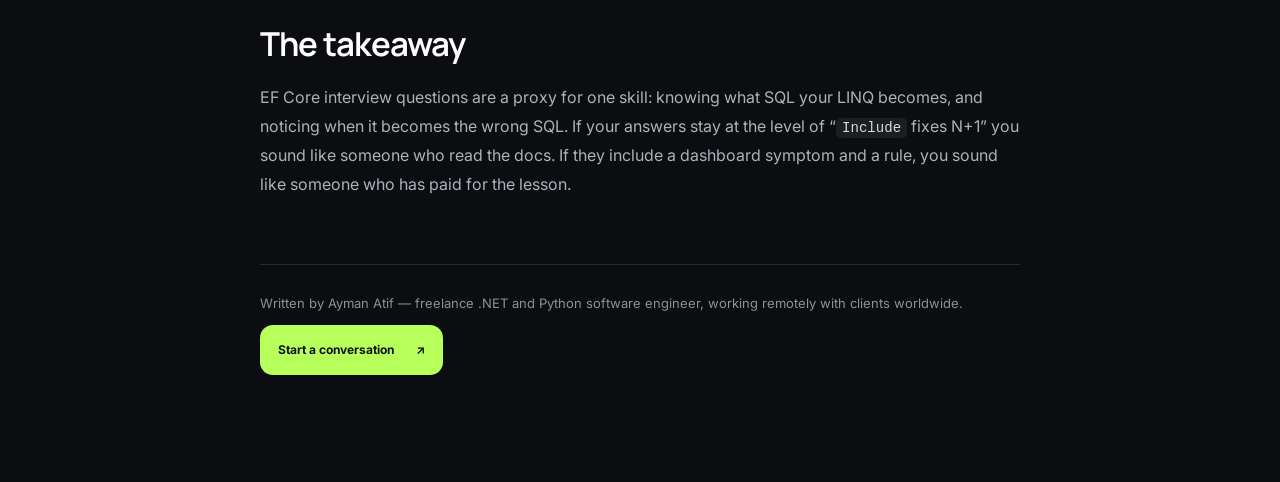
<file: blog/ef-core-tracking-n-plus-1-interview-questions/index.html>
<!doctype html>
<html lang="en">
<head>
  <meta charset="utf-8" />
  <meta name="viewport" content="width=device-width, initial-scale=1" />
  <meta name="description" content="EF Core interview questions test whether you have watched a query melt in production. Tracking overhead, the N+1 problem, IQueryable that silently pulls a table into memory, and the trade-off answers that sound senior." />
  <meta name="author" content="Ayman Atif" />
  <meta name="robots" content="index, follow, max-image-preview:large, max-snippet:-1" />
  <meta name="color-scheme" content="dark light" />
  <meta name="theme-color" content="#0b0d10" />
  <meta name="keywords" content="EF Core interview questions, AsNoTracking, N+1 query problem, IQueryable vs IEnumerable, EF Core tracking vs no tracking, split query, senior .NET interview" />
  <link rel="canonical" href="https://ayman-atif.vercel.app/blog/ef-core-tracking-n-plus-1-interview-questions/" />

  <meta property="og:type" content="article" />
  <meta property="og:locale" content="en_US" />
  <meta property="og:site_name" content="Ayman Atif Portfolio" />
  <meta property="og:url" content="https://ayman-atif.vercel.app/blog/ef-core-tracking-n-plus-1-interview-questions/" />
  <meta property="og:title" content="EF Core Interview Questions: Tracking, N+1, and IQueryable Traps" />
  <meta property="og:description" content="These questions test whether you have watched an EF Core query melt in production. The trade-off answers that separate seniors from mid-levels." />
  <meta property="og:image" content="https://ayman-atif.vercel.app/assets/img/ayman-atif.jpg" />
  <meta property="article:published_time" content="2026-09-06" />
  <meta property="article:modified_time" content="2026-09-06" />
  <meta property="article:author" content="Ayman Atif" />
  <meta property="article:section" content="Software Engineering" />
  <meta property="article:tag" content=".NET" />
  <meta property="article:tag" content="Entity Framework Core" />
  <meta property="article:tag" content="Technical interviews" />
  <meta name="twitter:card" content="summary_large_image" />
  <meta name="twitter:title" content="EF Core Interview Questions: Tracking, N+1, and IQueryable Traps" />
  <meta name="twitter:description" content="These questions test whether you have watched an EF Core query melt in production. The trade-off answers that sound senior." />
  <meta name="twitter:image" content="https://ayman-atif.vercel.app/assets/img/ayman-atif.jpg" />

  <title>EF Core Interview Questions: Tracking, N+1, and IQueryable Traps</title>

  <link rel="icon" href="../../assets/img/favicon.svg" type="image/svg+xml" />
  <link rel="preconnect" href="https://fonts.googleapis.com" />
  <link rel="preconnect" href="https://fonts.gstatic.com" crossorigin />
  <link href="https://fonts.googleapis.com/css2?family=Inter:wght@400;500;600;700&family=Manrope:wght@500;600;700;800&display=swap" rel="stylesheet" />
  <link rel="stylesheet" href="../../assets/css/styles.css" />
  <link rel="stylesheet" href="../../assets/css/blog.css" />

  <script type="application/ld+json">
  {
    "@context": "https://schema.org",
    "@type": "BlogPosting",
    "@id": "https://ayman-atif.vercel.app/blog/ef-core-tracking-n-plus-1-interview-questions/#article",
    "headline": "EF Core Interview Questions: Tracking, the N+1 Problem, and IQueryable Traps",
    "description": "EF Core interview questions test whether you have watched a query melt in production. Tracking overhead, the N+1 problem, IQueryable that silently pulls a table into memory, and the trade-off answers that sound senior.",
    "image": "https://ayman-atif.vercel.app/assets/img/ayman-atif.jpg",
    "datePublished": "2026-09-06",
    "dateModified": "2026-09-06",
    "wordCount": 1400,
    "inLanguage": "en",
    "url": "https://ayman-atif.vercel.app/blog/ef-core-tracking-n-plus-1-interview-questions/",
    "author": {
      "@type": "Person",
      "name": "Ayman Atif",
      "url": "https://ayman-atif.vercel.app/",
      "jobTitle": "Freelance Software Engineer",
      "sameAs": [
        "https://www.linkedin.com/in/a95yman/",
        "https://github.com/i95compile",
        "https://medium.com/@a95yman"
      ]
    },
    "publisher": {
      "@type": "Person",
      "name": "Ayman Atif",
      "url": "https://ayman-atif.vercel.app/"
    },
    "mainEntityOfPage": { "@type": "WebPage", "@id": "https://ayman-atif.vercel.app/blog/ef-core-tracking-n-plus-1-interview-questions/" },
    "isPartOf": { "@type": "Blog", "@id": "https://ayman-atif.vercel.app/blog/#blog" },
    "keywords": ["EF Core interview questions", "AsNoTracking", "N+1 query problem", "IQueryable vs IEnumerable", "split query", "EF Core performance"],
    "articleSection": "Software Engineering"
  }
  </script>
  <script type="application/ld+json">
  {
    "@context": "https://schema.org",
    "@type": "BreadcrumbList",
    "itemListElement": [
      { "@type": "ListItem", "position": 1, "name": "Home", "item": "https://ayman-atif.vercel.app/" },
      { "@type": "ListItem", "position": 2, "name": "Blog", "item": "https://ayman-atif.vercel.app/blog/" },
      { "@type": "ListItem", "position": 3, "name": "EF Core Interview Questions: Tracking, N+1, and IQueryable Traps", "item": "https://ayman-atif.vercel.app/blog/ef-core-tracking-n-plus-1-interview-questions/" }
    ]
  }
  </script>
</head>
<body>
  <a class="skip-link" href="#main-content">Skip to main content</a>
  <div class="noise" aria-hidden="true"></div>
  <div class="cursor-glow" aria-hidden="true"></div>

  <header class="site-header">
    <a class="brand" href="../../index.html" aria-label="Ayman Atif, home">
      <span class="brand-mark" aria-hidden="true">AA</span>
      <span class="brand-copy">Ayman Atif</span>
    </a>
    <nav class="nav" aria-label="Primary navigation">
      <a href="../../index.html#services">Services</a>
      <a href="../../index.html#work">Work</a>
      <a href="../../index.html#process">Process</a>
      <a href="../../index.html#about">About</a>
      <a href="../index.html">Blog</a>
      <a class="nav-cta" href="../../index.html#contact">Start a conversation</a>
    </nav>
    <button class="menu-toggle" type="button" aria-expanded="false" aria-controls="mobile-menu" aria-label="Open menu">
      <span></span><span></span>
    </button>
  </header>

  <nav class="mobile-menu" id="mobile-menu" aria-label="Mobile navigation" aria-hidden="true">
    <a href="../../index.html#problems">Problems</a>
    <a href="../../index.html#services">Services</a>
    <a href="../../index.html#work">Selected work</a>
    <a href="../../index.html#process">How I work</a>
    <a href="../../index.html#about">About</a>
    <a href="../index.html">Blog</a>
    <a href="../../index.html#contact">Contact</a>
  </nav>

  <main id="main-content" class="section-dark blog-page">
    <article class="post">
      <nav class="post-breadcrumb" aria-label="Breadcrumb">
        <a href="../../index.html">Home</a><span aria-hidden="true">/</span>
        <a href="../index.html">Blog</a><span aria-hidden="true">/</span>
        <span>EF Core interview questions</span>
      </nav>

      <header class="post-header">
        <h1 class="post-title">EF Core Interview Questions: Tracking, the N+1 Problem, and IQueryable Traps</h1>
        <p class="post-meta">
          <span>Ayman Atif</span>
          <span class="dot" aria-hidden="true"></span>
          <time datetime="2026-09-06">6 September 2026</time>
          <span class="dot" aria-hidden="true"></span>
          <span>7 min read</span>
        </p>
      </header>

      <p class="post-lede">EF Core questions are database questions in disguise. The interviewer wants to know whether you have watched an ORM turn one endpoint into three hundred queries &mdash; and fixed it.</p>

      <div class="post-body">
        <p>Three questions come up in almost every .NET interview that touches data access:</p>

        <ul>
          <li>&ldquo;What&rsquo;s the difference between tracking and no-tracking queries?&rdquo;</li>
          <li>&ldquo;What is the N+1 problem and how do you avoid it?&rdquo;</li>
          <li>&ldquo;What&rsquo;s the difference between <code>IQueryable</code> and <code>IEnumerable</code>?&rdquo;</li>
        </ul>

        <p>All three are really asking: <em>do you know what SQL your C# produces, and have you been on the hook when it produced the wrong SQL at scale?</em></p>

        <h2>1. Tracking vs no-tracking</h2>

        <p><strong>Student answer:</strong> &ldquo;Tracking queries let EF Core detect changes so <code>SaveChanges()</code> works. <code>AsNoTracking()</code> skips that and is read-only.&rdquo;</p>

        <p><strong>Engineer answer:</strong> &ldquo;Tracking means EF Core keeps a snapshot of every entity it returns and diffs it on <code>SaveChanges</code>. That&rsquo;s exactly what you want when you load an entity, mutate it, and save it in the same context. But on a read-heavy path &mdash; an API endpoint returning a list, a report, a dashboard &mdash; you&rsquo;re paying to snapshot hundreds of rows you will never write back. I default read endpoints to <code>AsNoTracking()</code>, or set <code>QueryTrackingBehavior.NoTrackingWithIdentityResolution</code> at the context level when the read graph has shared references. I&rsquo;ve seen a listing endpoint that was tracking by default sit at the top of a slow-query dashboard purely from change-tracking overhead and the extra allocations under load; switching it to no-tracking took a meaningful slice off the p95.&rdquo;</p>

        <p>The follow-up: <em>&ldquo;Does no-tracking make writes faster?&rdquo;</em> No &mdash; it&rsquo;s irrelevant to writes; you need tracking (or manual <code>Update</code>/<code>Attach</code>) to save. The distinction is a read-path optimisation.</p>

        <h2>2. The N+1 problem</h2>

        <p><strong>Student answer:</strong> &ldquo;N+1 is when you run one query for a list and then one query per item for a related property. You fix it with <code>Include()</code>.&rdquo;</p>

        <p><strong>Engineer answer:</strong> &ldquo;N+1 usually isn&rsquo;t written on purpose &mdash; it&rsquo;s lazy loading, or a <code>.Select</code> that touches a navigation property inside a loop, or an <code>AutoMapper</code> projection that walks children. You load 200 orders, then something accesses <code>order.Customer</code> per row, and you&rsquo;ve quietly issued 201 queries. The tell in production is a endpoint whose latency scales linearly with result count and whose database shows a flood of near-identical parameterised selects. Fixes, in order of preference: project to a DTO with a single <code>Select</code> so EF builds one join; use <code>Include</code> / <code>ThenInclude</code> when you genuinely need the entities; and if a multi-collection <code>Include</code> causes cartesian explosion, switch to <code>AsSplitQuery()</code>. I also keep lazy loading proxies off by default so this can&rsquo;t happen silently.&rdquo;</p>

        <p>Naming <code>AsSplitQuery()</code> and the cartesian-explosion trade-off (multiple round trips vs one bloated result set) is usually what tips this answer from &ldquo;knows the term&rdquo; to &ldquo;has fixed this&rdquo;.</p>

        <h2>3. IQueryable vs IEnumerable</h2>

        <p><strong>Student answer:</strong> &ldquo;<code>IQueryable</code> builds an expression tree and runs on the database; <code>IEnumerable</code> runs in memory with delegates.&rdquo;</p>

        <p><strong>Engineer answer:</strong> &ldquo;The classic anti-pattern here is a method that returns <code>IEnumerable&lt;T&gt;</code> from a repository. The moment you return <code>IEnumerable</code>, or call <code>.ToList()</code> / <code>.AsEnumerable()</code> too early, every filter after that point runs in application memory &mdash; so <code>repo.GetAll().Where(x =&gt; x.IsActive)</code> pulls the entire table across the wire and filters it in C#. I&rsquo;ve traced a memory spike to exactly that: a helper returned <code>IEnumerable</code>, a caller added a <code>.Where</code>, and a table that was fine at 10,000 rows became a problem at two million. Keep the query as <code>IQueryable</code> until the last responsible moment, then materialise once. And be aware some LINQ operators don&rsquo;t translate &mdash; EF Core will either throw or, in older versions, silently switch to client evaluation.&rdquo;</p>

        <h2>The pattern across all three</h2>

        <p>Each answer follows the same shape the strong candidates use for every topic: state the definition briefly, name the real cost, attach a production scenario, then give the rule you now follow. Notice what the engineer answers have that the student answers don&rsquo;t &mdash; a symptom you could actually observe on a dashboard, and a decision.</p>

        <h2>Follow-ups worth rehearsing</h2>

        <ul>
          <li><strong>&ldquo;How do you find N+1 in an existing app?&rdquo;</strong> Log generated SQL in development, watch query counts per request, or use an interceptor / MiniProfiler. In production: correlate endpoint latency with row count.</li>
          <li><strong>&ldquo;When is <code>Include</code> worse than a projection?&rdquo;</strong> When you only need three columns of the child but <code>Include</code> hydrates the whole entity, and when multiple <code>Include</code>s multiply rows together.</li>
          <li><strong>&ldquo;Why not one giant DbContext for the whole request?&rdquo;</strong> DbContext isn&rsquo;t thread-safe, the change tracker grows without bound on long-lived contexts, and stale tracked entities cause confusing bugs. Scoped-per-request, short-lived.</li>
          <li><strong>&ldquo;Bulk update of 100,000 rows?&rdquo;</strong> Not a <code>foreach</code> with <code>SaveChanges</code>. <code>ExecuteUpdate</code> / <code>ExecuteDelete</code> (EF Core 7+), or drop to raw SQL / a bulk library.</li>
        </ul>

        <div class="post-note">
          <p>This is the format I use for every .NET interview topic: <strong>definition &rarr; cost &rarr; real scenario &rarr; decision</strong>. The complete set &mdash; EF Core, async, ASP.NET Core internals, CLR and GC, system design &mdash; is an A4-printable prep system called <a href="https://yaman95.gumroad.com/l/dotnet-job-interview-os" target="_blank" rel="noreferrer"><strong>.NET Job Interview OS</strong></a>, with weak-versus-strong answers laid out side by side.</p>
        </div>

        <h2>The takeaway</h2>

        <p>EF Core interview questions are a proxy for one skill: knowing what SQL your LINQ becomes, and noticing when it becomes the wrong SQL. If your answers stay at the level of &ldquo;<code>Include</code> fixes N+1&rdquo; you sound like someone who read the docs. If they include a dashboard symptom and a rule, you sound like someone who has paid for the lesson.</p>
      </div>

      <footer class="post-end">
        <p>Written by Ayman Atif &mdash; freelance .NET and Python software engineer, working remotely with clients worldwide.</p>
        <a class="button button-primary" href="../../index.html#contact">Start a conversation <span aria-hidden="true">&#8599;</span></a>
      </footer>
    </article>
  </main>

  <script src="https://cdn.jsdelivr.net/npm/gsap@3.12.5/dist/gsap.min.js" defer></script>
  <script src="../../assets/js/script.js" defer></script>
</body>
</html>
</file>
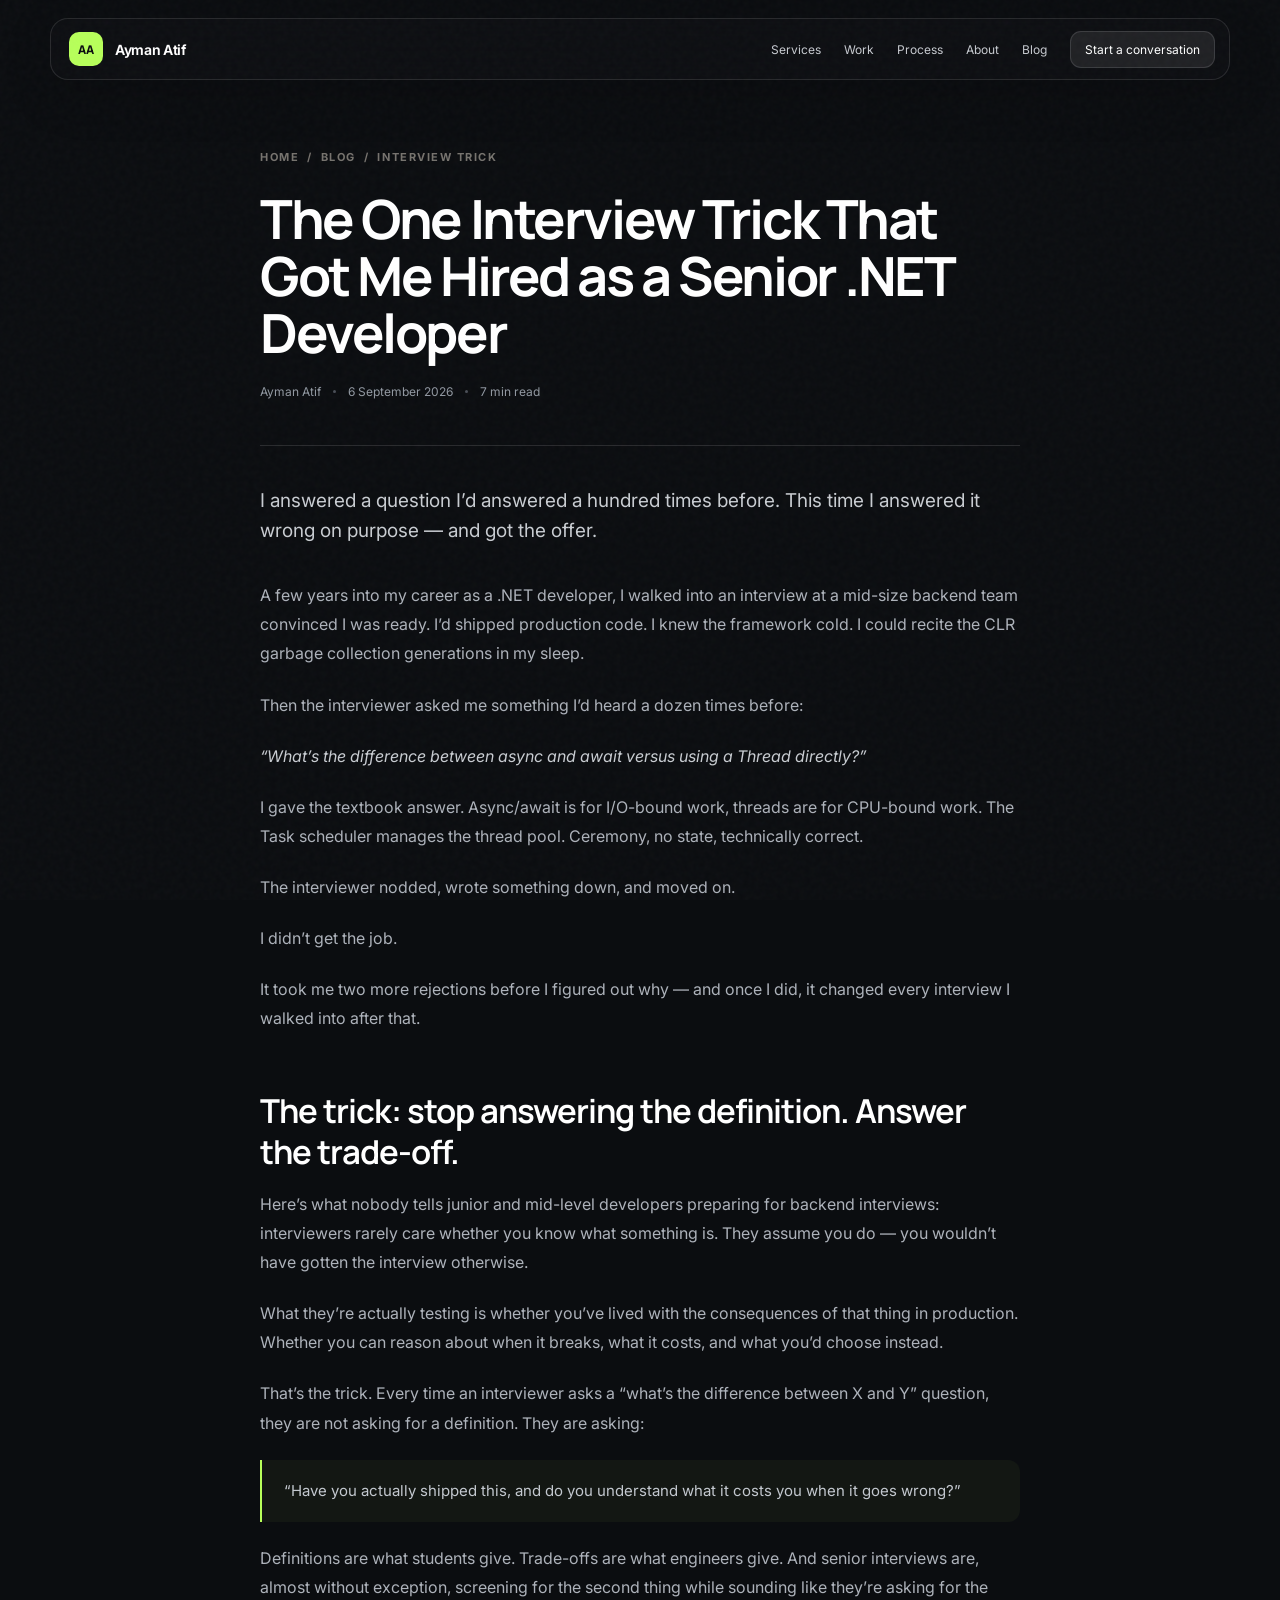
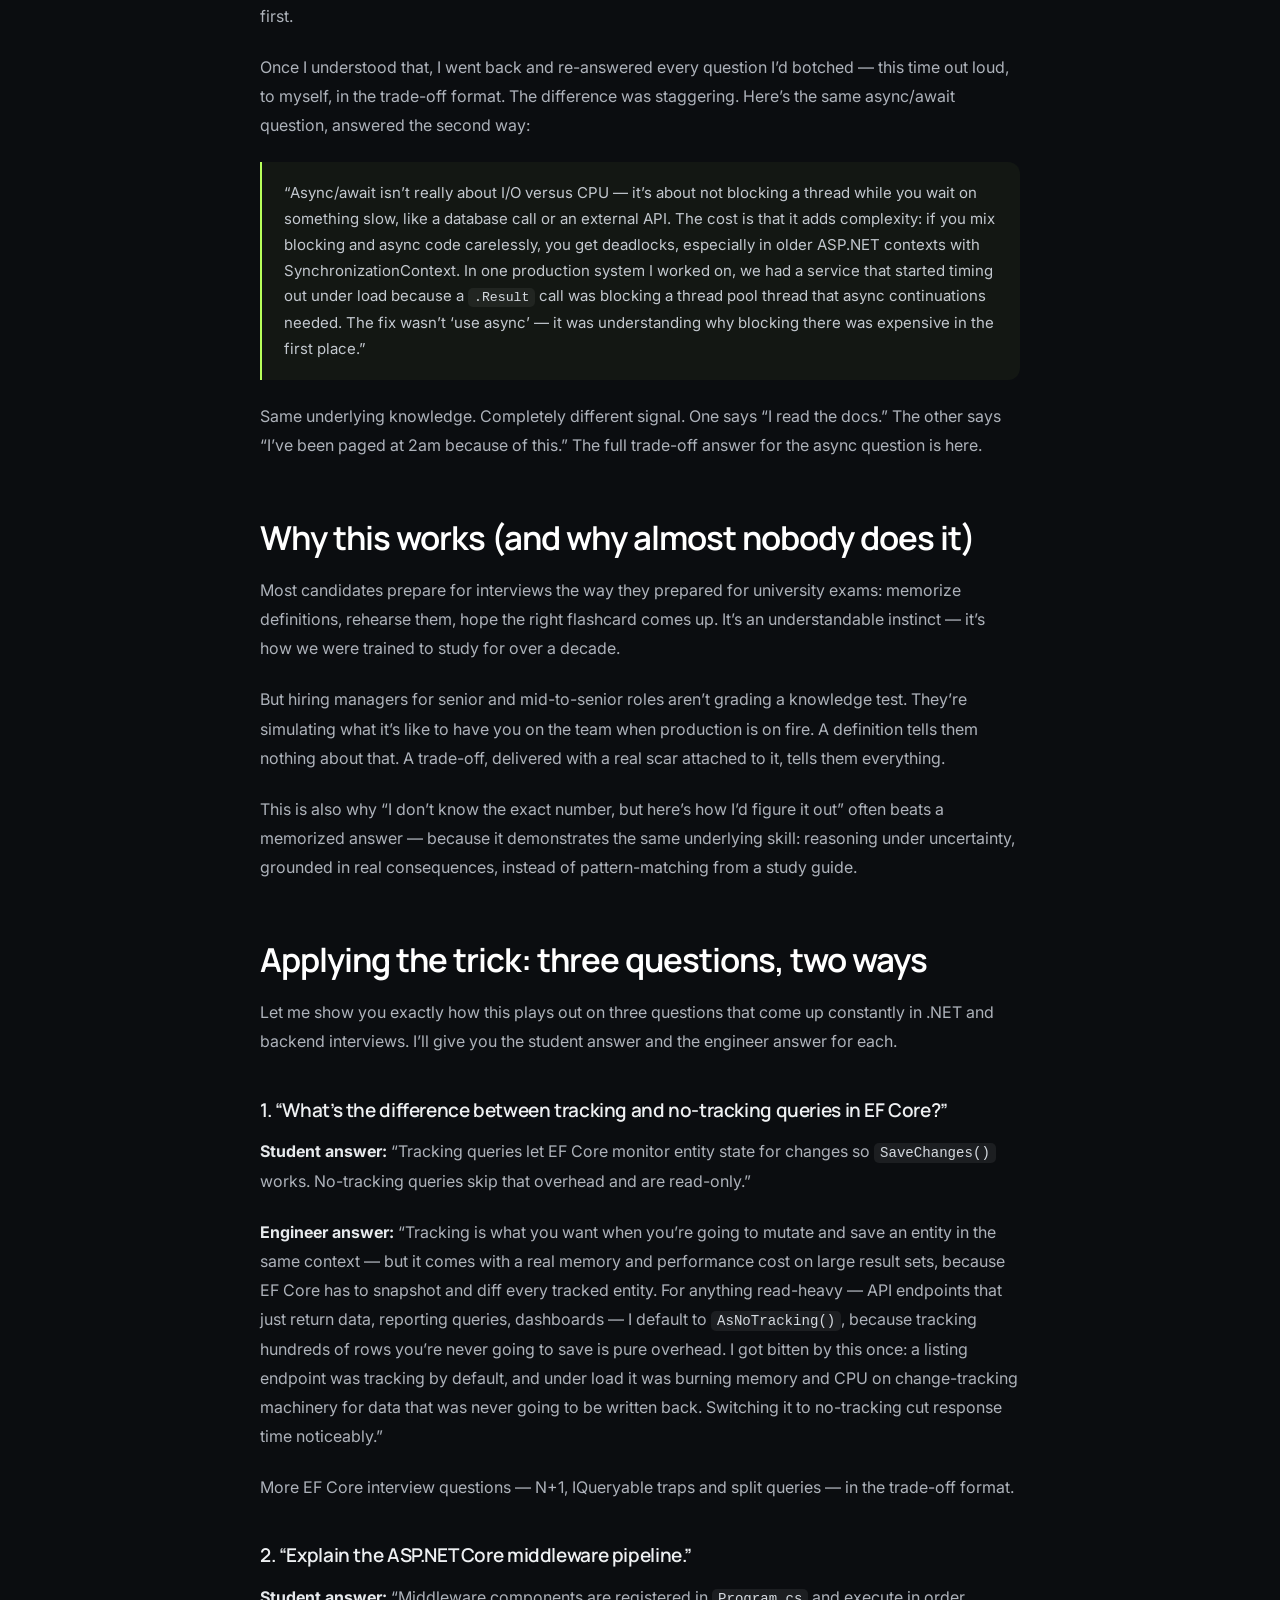
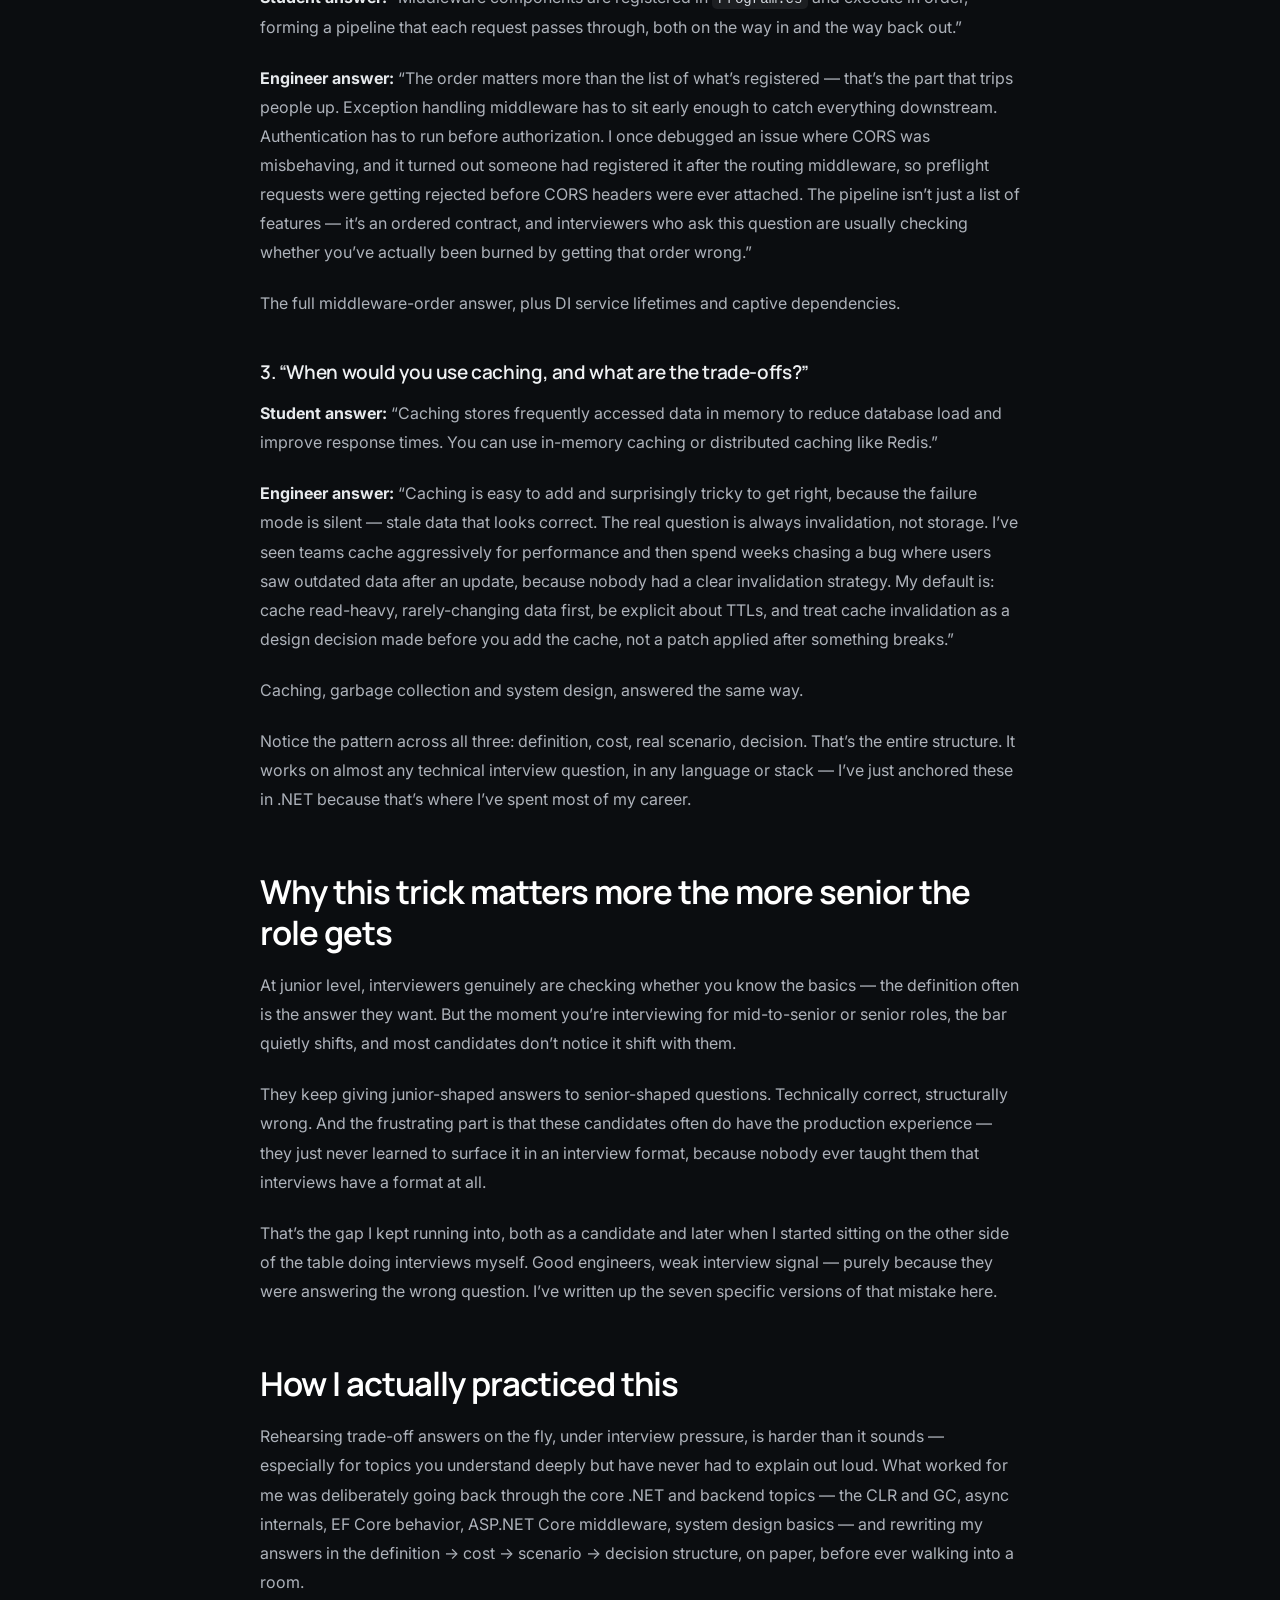
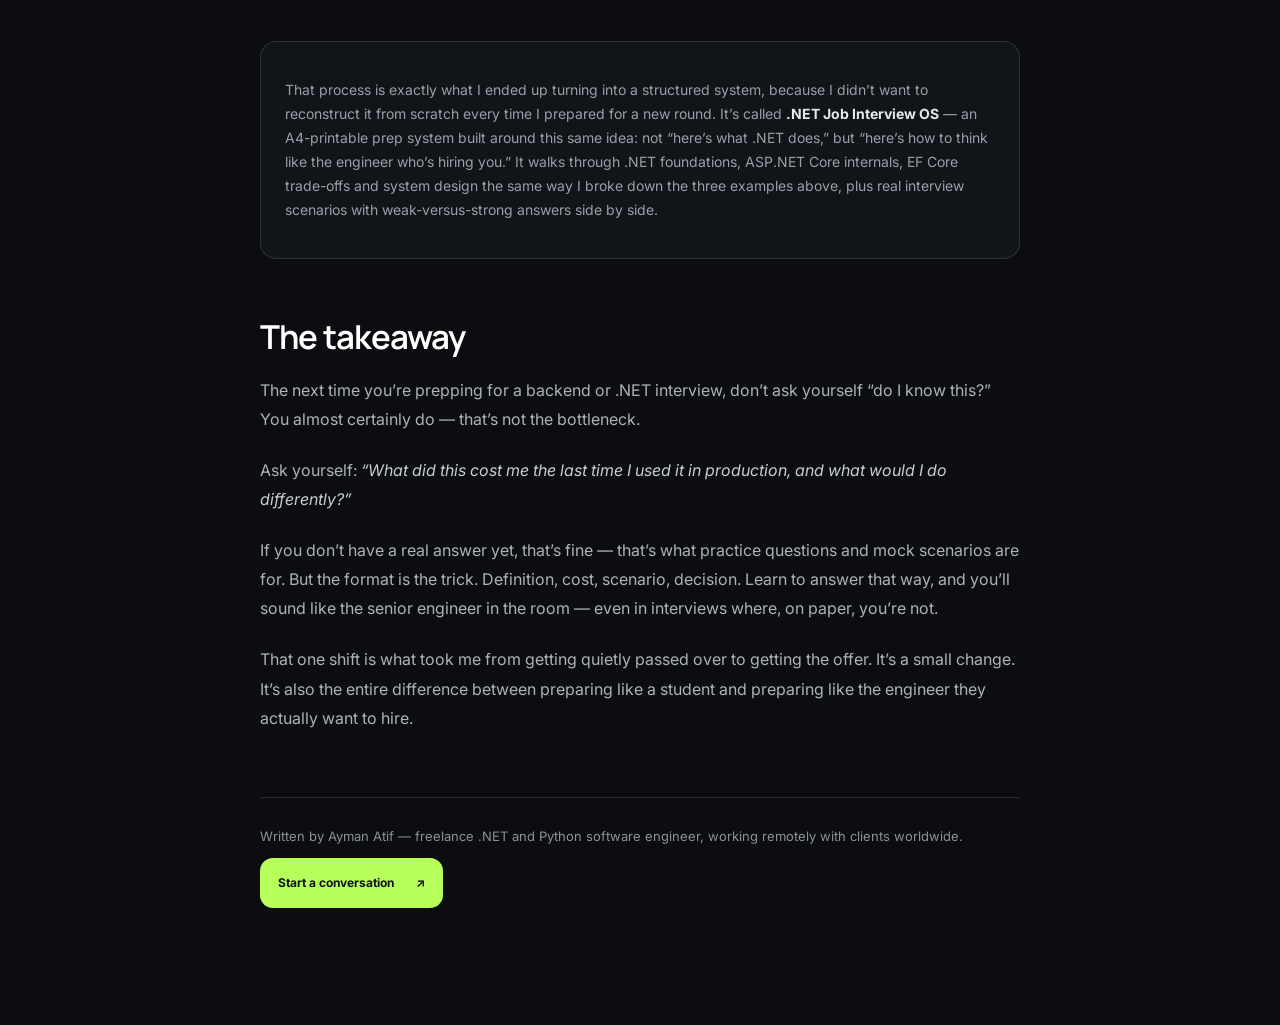
<file: blog/interview-trick-senior-net-developer/index.html>
<!doctype html>
<html lang="en">
<head>
  <meta charset="utf-8" />
  <meta name="viewport" content="width=device-width, initial-scale=1" />
  <meta name="description" content="Interviewers rarely test whether you know a definition — they test whether you have lived with its consequences in production. The trade-off answer format that took me from getting passed over to getting the senior .NET offer." />
  <meta name="author" content="Ayman Atif" />
  <meta name="robots" content="index, follow, max-image-preview:large, max-snippet:-1" />
  <meta name="color-scheme" content="dark light" />
  <meta name="theme-color" content="#0b0d10" />
  <meta name="keywords" content="senior .NET developer interview, backend interview preparation, async await interview question, EF Core tracking no-tracking, ASP.NET Core middleware pipeline, .NET interview tips" />
  <link rel="canonical" href="https://ayman-atif.vercel.app/blog/interview-trick-senior-net-developer/" />

  <meta property="og:type" content="article" />
  <meta property="og:locale" content="en_US" />
  <meta property="og:site_name" content="Ayman Atif Portfolio" />
  <meta property="og:url" content="https://ayman-atif.vercel.app/blog/interview-trick-senior-net-developer/" />
  <meta property="og:title" content="The One Interview Trick That Got Me Hired as a Senior .NET Developer" />
  <meta property="og:description" content="Interviewers rarely test whether you know a definition — they test whether you have lived with its consequences in production. Here is the answer format that changed every interview." />
  <meta property="og:image" content="https://ayman-atif.vercel.app/assets/img/ayman-atif.jpg" />
  <meta property="article:published_time" content="2026-09-06" />
  <meta property="article:modified_time" content="2026-09-06" />
  <meta property="article:author" content="Ayman Atif" />
  <meta property="article:section" content="Software Engineering" />
  <meta property="article:tag" content=".NET" />
  <meta property="article:tag" content="Technical interviews" />
  <meta name="twitter:card" content="summary_large_image" />
  <meta name="twitter:title" content="The One Interview Trick That Got Me Hired as a Senior .NET Developer" />
  <meta name="twitter:description" content="The trade-off answer format that took me from getting passed over to getting the senior .NET offer." />
  <meta name="twitter:image" content="https://ayman-atif.vercel.app/assets/img/ayman-atif.jpg" />

  <title>The One Interview Trick That Got Me Hired as a Senior .NET Developer</title>

  <link rel="icon" href="../../assets/img/favicon.svg" type="image/svg+xml" />
  <link rel="preconnect" href="https://fonts.googleapis.com" />
  <link rel="preconnect" href="https://fonts.gstatic.com" crossorigin />
  <link href="https://fonts.googleapis.com/css2?family=Inter:wght@400;500;600;700&family=Manrope:wght@500;600;700;800&display=swap" rel="stylesheet" />
  <link rel="stylesheet" href="../../assets/css/styles.css" />
  <link rel="stylesheet" href="../../assets/css/blog.css" />

  <script type="application/ld+json">
  {
    "@context": "https://schema.org",
    "@type": "BlogPosting",
    "@id": "https://ayman-atif.vercel.app/blog/interview-trick-senior-net-developer/#article",
    "headline": "The One Interview Trick That Got Me Hired as a Senior .NET Developer",
    "description": "Interviewers rarely test whether you know a definition — they test whether you have lived with its consequences in production. The trade-off answer format that took me from getting passed over to getting the senior .NET offer.",
    "image": "https://ayman-atif.vercel.app/assets/img/ayman-atif.jpg",
    "datePublished": "2026-09-06",
    "dateModified": "2026-09-06",
    "wordCount": 1500,
    "inLanguage": "en",
    "url": "https://ayman-atif.vercel.app/blog/interview-trick-senior-net-developer/",
    "author": {
      "@type": "Person",
      "name": "Ayman Atif",
      "url": "https://ayman-atif.vercel.app/",
      "jobTitle": "Freelance Software Engineer",
      "sameAs": [
        "https://www.linkedin.com/in/a95yman/",
        "https://github.com/i95compile",
        "https://medium.com/@a95yman"
      ]
    },
    "publisher": {
      "@type": "Person",
      "name": "Ayman Atif",
      "url": "https://ayman-atif.vercel.app/"
    },
    "mainEntityOfPage": { "@type": "WebPage", "@id": "https://ayman-atif.vercel.app/blog/interview-trick-senior-net-developer/" },
    "isPartOf": { "@type": "Blog", "@id": "https://ayman-atif.vercel.app/blog/#blog" },
    "keywords": ["senior .NET developer interview", "backend interview preparation", "async await", "EF Core tracking", "ASP.NET Core middleware pipeline", "caching trade-offs"],
    "articleSection": "Software Engineering"
  }
  </script>
  <script type="application/ld+json">
  {
    "@context": "https://schema.org",
    "@type": "BreadcrumbList",
    "itemListElement": [
      { "@type": "ListItem", "position": 1, "name": "Home", "item": "https://ayman-atif.vercel.app/" },
      { "@type": "ListItem", "position": 2, "name": "Blog", "item": "https://ayman-atif.vercel.app/blog/" },
      { "@type": "ListItem", "position": 3, "name": "The One Interview Trick That Got Me Hired as a Senior .NET Developer", "item": "https://ayman-atif.vercel.app/blog/interview-trick-senior-net-developer/" }
    ]
  }
  </script>
</head>
<body>
  <a class="skip-link" href="#main-content">Skip to main content</a>
  <div class="noise" aria-hidden="true"></div>
  <div class="cursor-glow" aria-hidden="true"></div>

  <header class="site-header">
    <a class="brand" href="../../index.html" aria-label="Ayman Atif, home">
      <span class="brand-mark" aria-hidden="true">AA</span>
      <span class="brand-copy">Ayman Atif</span>
    </a>
    <nav class="nav" aria-label="Primary navigation">
      <a href="../../index.html#services">Services</a>
      <a href="../../index.html#work">Work</a>
      <a href="../../index.html#process">Process</a>
      <a href="../../index.html#about">About</a>
      <a href="../index.html">Blog</a>
      <a class="nav-cta" href="../../index.html#contact">Start a conversation</a>
    </nav>
    <button class="menu-toggle" type="button" aria-expanded="false" aria-controls="mobile-menu" aria-label="Open menu">
      <span></span><span></span>
    </button>
  </header>

  <nav class="mobile-menu" id="mobile-menu" aria-label="Mobile navigation" aria-hidden="true">
    <a href="../../index.html#problems">Problems</a>
    <a href="../../index.html#services">Services</a>
    <a href="../../index.html#work">Selected work</a>
    <a href="../../index.html#process">How I work</a>
    <a href="../../index.html#about">About</a>
    <a href="../index.html">Blog</a>
    <a href="../../index.html#contact">Contact</a>
  </nav>

  <main id="main-content" class="section-dark blog-page">
    <article class="post">
      <nav class="post-breadcrumb" aria-label="Breadcrumb">
        <a href="../../index.html">Home</a><span aria-hidden="true">/</span>
        <a href="../index.html">Blog</a><span aria-hidden="true">/</span>
        <span>Interview trick</span>
      </nav>

      <header class="post-header">
        <h1 class="post-title">The One Interview Trick That Got Me Hired as a Senior .NET Developer</h1>
        <p class="post-meta">
          <span>Ayman Atif</span>
          <span class="dot" aria-hidden="true"></span>
          <time datetime="2026-09-06">6 September 2026</time>
          <span class="dot" aria-hidden="true"></span>
          <span>7 min read</span>
        </p>
      </header>

      <p class="post-lede">I answered a question I&rsquo;d answered a hundred times before. This time I answered it wrong on purpose &mdash; and got the offer.</p>

      <div class="post-body">
        <p>A few years into my career as a .NET developer, I walked into an interview at a mid-size backend team convinced I was ready. I&rsquo;d shipped production code. I knew the framework cold. I could recite the CLR garbage collection generations in my sleep.</p>

        <p>Then the interviewer asked me something I&rsquo;d heard a dozen times before:</p>

        <p><em>&ldquo;What&rsquo;s the difference between async and await versus using a Thread directly?&rdquo;</em></p>

        <p>I gave the textbook answer. Async/await is for I/O-bound work, threads are for CPU-bound work. The Task scheduler manages the thread pool. Ceremony, no state, technically correct.</p>

        <p>The interviewer nodded, wrote something down, and moved on.</p>

        <p>I didn&rsquo;t get the job.</p>

        <p>It took me two more rejections before I figured out why &mdash; and once I did, it changed every interview I walked into after that.</p>

        <h2>The trick: stop answering the definition. Answer the trade-off.</h2>

        <p>Here&rsquo;s what nobody tells junior and mid-level developers preparing for backend interviews: interviewers rarely care whether you know what something is. They assume you do &mdash; you wouldn&rsquo;t have gotten the interview otherwise.</p>

        <p>What they&rsquo;re actually testing is whether you&rsquo;ve lived with the consequences of that thing in production. Whether you can reason about when it breaks, what it costs, and what you&rsquo;d choose instead.</p>

        <p>That&rsquo;s the trick. Every time an interviewer asks a &ldquo;what&rsquo;s the difference between X and Y&rdquo; question, they are not asking for a definition. They are asking:</p>

        <blockquote><p>&ldquo;Have you actually shipped this, and do you understand what it costs you when it goes wrong?&rdquo;</p></blockquote>

        <p>Definitions are what students give. Trade-offs are what engineers give. And senior interviews are, almost without exception, screening for the second thing while sounding like they&rsquo;re asking for the first.</p>

        <p>Once I understood that, I went back and re-answered every question I&rsquo;d botched &mdash; this time out loud, to myself, in the trade-off format. The difference was staggering. Here&rsquo;s the same async/await question, answered the second way:</p>

        <blockquote><p>&ldquo;Async/await isn&rsquo;t really about I/O versus CPU &mdash; it&rsquo;s about not blocking a thread while you wait on something slow, like a database call or an external API. The cost is that it adds complexity: if you mix blocking and async code carelessly, you get deadlocks, especially in older ASP.NET contexts with SynchronizationContext. In one production system I worked on, we had a service that started timing out under load because a <code>.Result</code> call was blocking a thread pool thread that async continuations needed. The fix wasn&rsquo;t &lsquo;use async&rsquo; &mdash; it was understanding why blocking there was expensive in the first place.&rdquo;</p></blockquote>

        <p>Same underlying knowledge. Completely different signal. One says &ldquo;I read the docs.&rdquo; The other says &ldquo;I&rsquo;ve been paged at 2am because of this.&rdquo; <a href="../async-await-deadlocks-thread-pool-starvation/index.html">The full trade-off answer for the async question is here</a>.</p>

        <h2>Why this works (and why almost nobody does it)</h2>

        <p>Most candidates prepare for interviews the way they prepared for university exams: memorize definitions, rehearse them, hope the right flashcard comes up. It&rsquo;s an understandable instinct &mdash; it&rsquo;s how we were trained to study for over a decade.</p>

        <p>But hiring managers for senior and mid-to-senior roles aren&rsquo;t grading a knowledge test. They&rsquo;re simulating what it&rsquo;s like to have you on the team when production is on fire. A definition tells them nothing about that. A trade-off, delivered with a real scar attached to it, tells them everything.</p>

        <p>This is also why &ldquo;I don&rsquo;t know the exact number, but here&rsquo;s how I&rsquo;d figure it out&rdquo; often beats a memorized answer &mdash; because it demonstrates the same underlying skill: reasoning under uncertainty, grounded in real consequences, instead of pattern-matching from a study guide.</p>

        <h2>Applying the trick: three questions, two ways</h2>

        <p>Let me show you exactly how this plays out on three questions that come up constantly in .NET and backend interviews. I&rsquo;ll give you the student answer and the engineer answer for each.</p>

        <h3>1. &ldquo;What&rsquo;s the difference between tracking and no-tracking queries in EF Core?&rdquo;</h3>

        <p><strong>Student answer:</strong> &ldquo;Tracking queries let EF Core monitor entity state for changes so <code>SaveChanges()</code> works. No-tracking queries skip that overhead and are read-only.&rdquo;</p>

        <p><strong>Engineer answer:</strong> &ldquo;Tracking is what you want when you&rsquo;re going to mutate and save an entity in the same context &mdash; but it comes with a real memory and performance cost on large result sets, because EF Core has to snapshot and diff every tracked entity. For anything read-heavy &mdash; API endpoints that just return data, reporting queries, dashboards &mdash; I default to <code>AsNoTracking()</code>, because tracking hundreds of rows you&rsquo;re never going to save is pure overhead. I got bitten by this once: a listing endpoint was tracking by default, and under load it was burning memory and CPU on change-tracking machinery for data that was never going to be written back. Switching it to no-tracking cut response time noticeably.&rdquo;</p>

        <p><a href="../ef-core-tracking-n-plus-1-interview-questions/index.html">More EF Core interview questions &mdash; N+1, IQueryable traps and split queries &mdash; in the trade-off format</a>.</p>

        <h3>2. &ldquo;Explain the ASP.NET Core middleware pipeline.&rdquo;</h3>

        <p><strong>Student answer:</strong> &ldquo;Middleware components are registered in <code>Program.cs</code> and execute in order, forming a pipeline that each request passes through, both on the way in and the way back out.&rdquo;</p>

        <p><strong>Engineer answer:</strong> &ldquo;The order matters more than the list of what&rsquo;s registered &mdash; that&rsquo;s the part that trips people up. Exception handling middleware has to sit early enough to catch everything downstream. Authentication has to run before authorization. I once debugged an issue where CORS was misbehaving, and it turned out someone had registered it after the routing middleware, so preflight requests were getting rejected before CORS headers were ever attached. The pipeline isn&rsquo;t just a list of features &mdash; it&rsquo;s an ordered contract, and interviewers who ask this question are usually checking whether you&rsquo;ve actually been burned by getting that order wrong.&rdquo;</p>

        <p><a href="../aspnet-core-middleware-order-di-lifetimes/index.html">The full middleware-order answer, plus DI service lifetimes and captive dependencies</a>.</p>

        <h3>3. &ldquo;When would you use caching, and what are the trade-offs?&rdquo;</h3>

        <p><strong>Student answer:</strong> &ldquo;Caching stores frequently accessed data in memory to reduce database load and improve response times. You can use in-memory caching or distributed caching like Redis.&rdquo;</p>

        <p><strong>Engineer answer:</strong> &ldquo;Caching is easy to add and surprisingly tricky to get right, because the failure mode is silent &mdash; stale data that looks correct. The real question is always invalidation, not storage. I&rsquo;ve seen teams cache aggressively for performance and then spend weeks chasing a bug where users saw outdated data after an update, because nobody had a clear invalidation strategy. My default is: cache read-heavy, rarely-changing data first, be explicit about TTLs, and treat cache invalidation as a design decision made before you add the cache, not a patch applied after something breaks.&rdquo;</p>

        <p><a href="../caching-garbage-collection-system-design-interview-answers/index.html">Caching, garbage collection and system design, answered the same way</a>.</p>

        <p>Notice the pattern across all three: definition, cost, real scenario, decision. That&rsquo;s the entire structure. It works on almost any technical interview question, in any language or stack &mdash; I&rsquo;ve just anchored these in .NET because that&rsquo;s where I&rsquo;ve spent most of my career.</p>

        <h2>Why this trick matters more the more senior the role gets</h2>

        <p>At junior level, interviewers genuinely are checking whether you know the basics &mdash; the definition often is the answer they want. But the moment you&rsquo;re interviewing for mid-to-senior or senior roles, the bar quietly shifts, and most candidates don&rsquo;t notice it shift with them.</p>

        <p>They keep giving junior-shaped answers to senior-shaped questions. Technically correct, structurally wrong. And the frustrating part is that these candidates often do have the production experience &mdash; they just never learned to surface it in an interview format, because nobody ever taught them that interviews have a format at all.</p>

        <p>That&rsquo;s the gap I kept running into, both as a candidate and later when I started sitting on the other side of the table doing interviews myself. Good engineers, weak interview signal &mdash; purely because they were answering the wrong question. <a href="../why-you-keep-failing-senior-developer-interviews/index.html">I&rsquo;ve written up the seven specific versions of that mistake here</a>.</p>

        <h2>How I actually practiced this</h2>

        <p>Rehearsing trade-off answers on the fly, under interview pressure, is harder than it sounds &mdash; especially for topics you understand deeply but have never had to explain out loud. What worked for me was deliberately going back through the core .NET and backend topics &mdash; the CLR and GC, async internals, EF Core behavior, ASP.NET Core middleware, system design basics &mdash; and rewriting my answers in the definition &rarr; cost &rarr; scenario &rarr; decision structure, on paper, before ever walking into a room.</p>

        <div class="post-note">
          <p>That process is exactly what I ended up turning into a structured system, because I didn&rsquo;t want to reconstruct it from scratch every time I prepared for a new round. It&rsquo;s called <a href="https://yaman95.gumroad.com/l/dotnet-job-interview-os" target="_blank" rel="noreferrer"><strong>.NET Job Interview OS</strong></a> &mdash; an A4-printable prep system built around this same idea: not &ldquo;here&rsquo;s what .NET does,&rdquo; but &ldquo;here&rsquo;s how to think like the engineer who&rsquo;s hiring you.&rdquo; It walks through .NET foundations, ASP.NET Core internals, EF Core trade-offs and system design the same way I broke down the three examples above, plus real interview scenarios with weak-versus-strong answers side by side.</p>
        </div>

        <h2>The takeaway</h2>

        <p>The next time you&rsquo;re prepping for a backend or .NET interview, don&rsquo;t ask yourself &ldquo;do I know this?&rdquo; You almost certainly do &mdash; that&rsquo;s not the bottleneck.</p>

        <p>Ask yourself: <em>&ldquo;What did this cost me the last time I used it in production, and what would I do differently?&rdquo;</em></p>

        <p>If you don&rsquo;t have a real answer yet, that&rsquo;s fine &mdash; that&rsquo;s what practice questions and mock scenarios are for. But the format is the trick. Definition, cost, scenario, decision. Learn to answer that way, and you&rsquo;ll sound like the senior engineer in the room &mdash; even in interviews where, on paper, you&rsquo;re not.</p>

        <p>That one shift is what took me from getting quietly passed over to getting the offer. It&rsquo;s a small change. It&rsquo;s also the entire difference between preparing like a student and preparing like the engineer they actually want to hire.</p>
      </div>

      <footer class="post-end">
        <p>Written by Ayman Atif &mdash; freelance .NET and Python software engineer, working remotely with clients worldwide.</p>
        <a class="button button-primary" href="../../index.html#contact">Start a conversation <span aria-hidden="true">&#8599;</span></a>
      </footer>
    </article>
  </main>

  <script src="https://cdn.jsdelivr.net/npm/gsap@3.12.5/dist/gsap.min.js" defer></script>
  <script src="../../assets/js/script.js" defer></script>
</body>
</html>
</file>
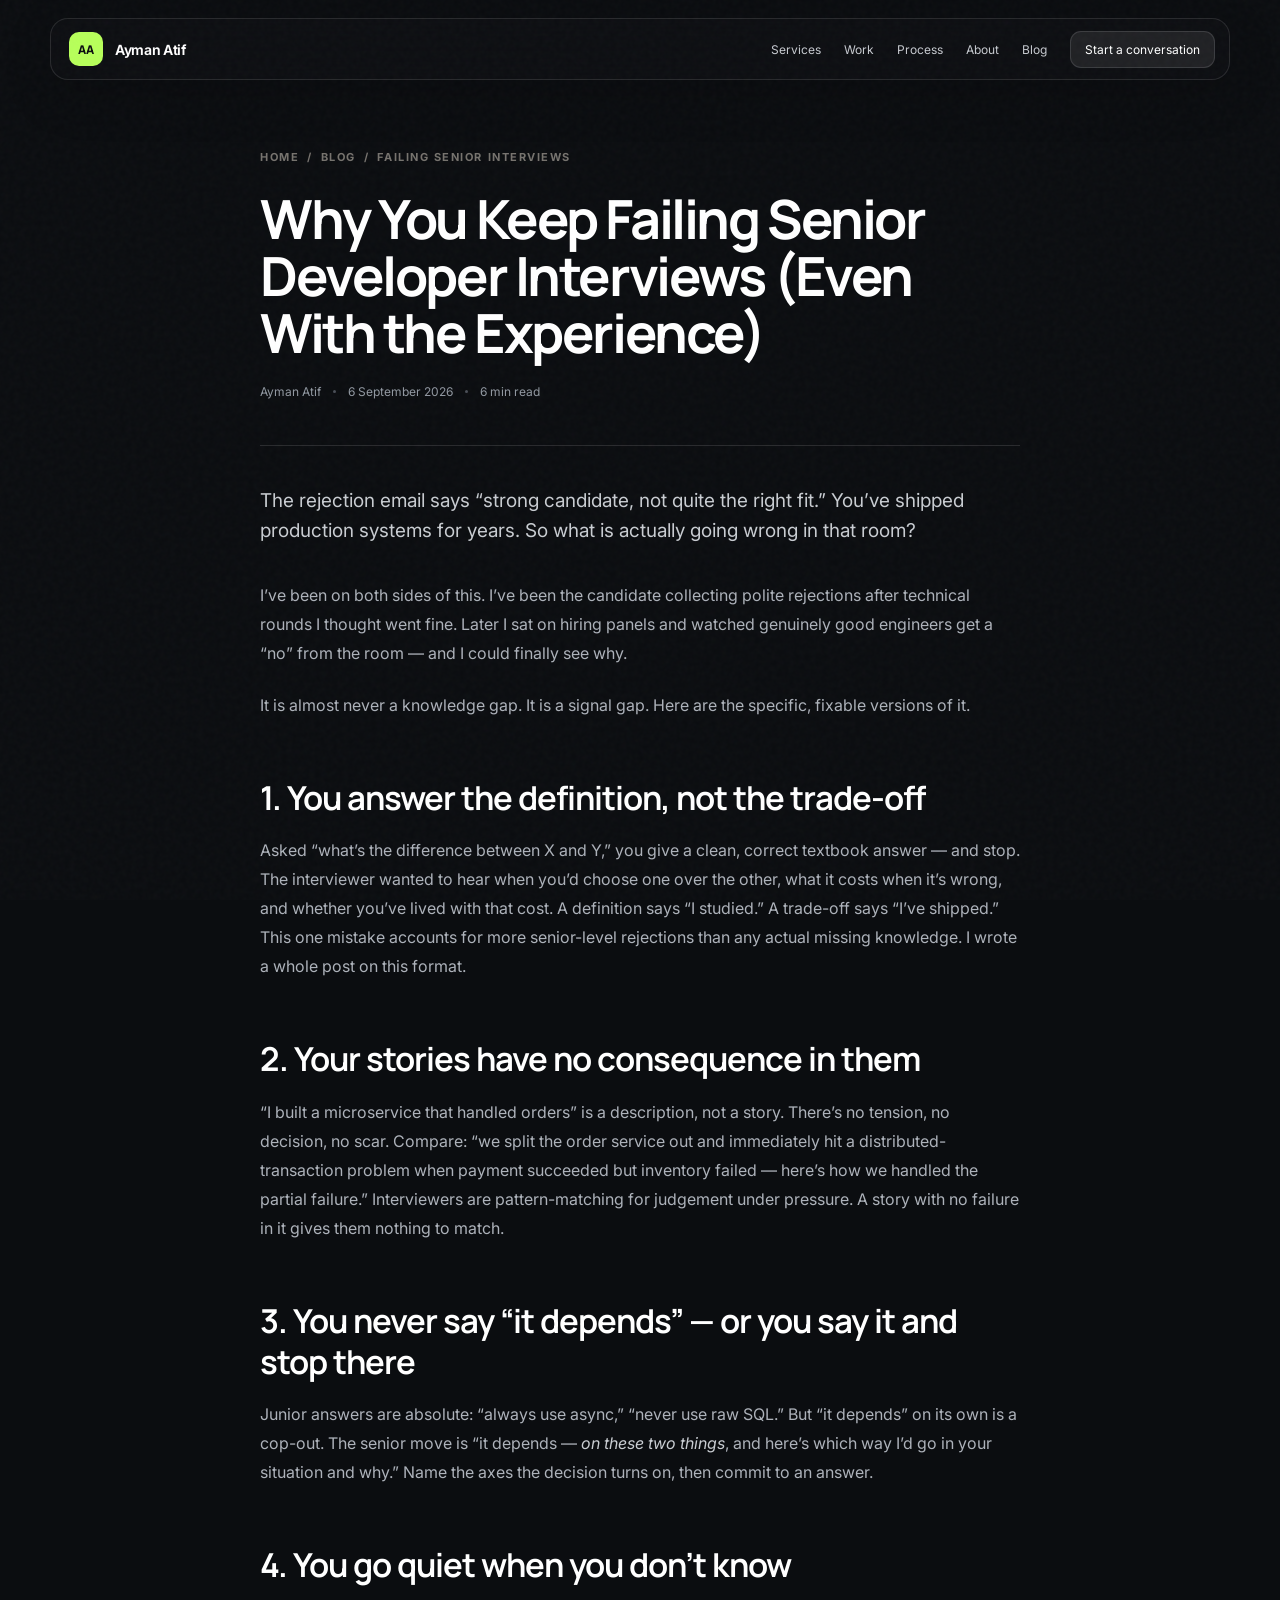
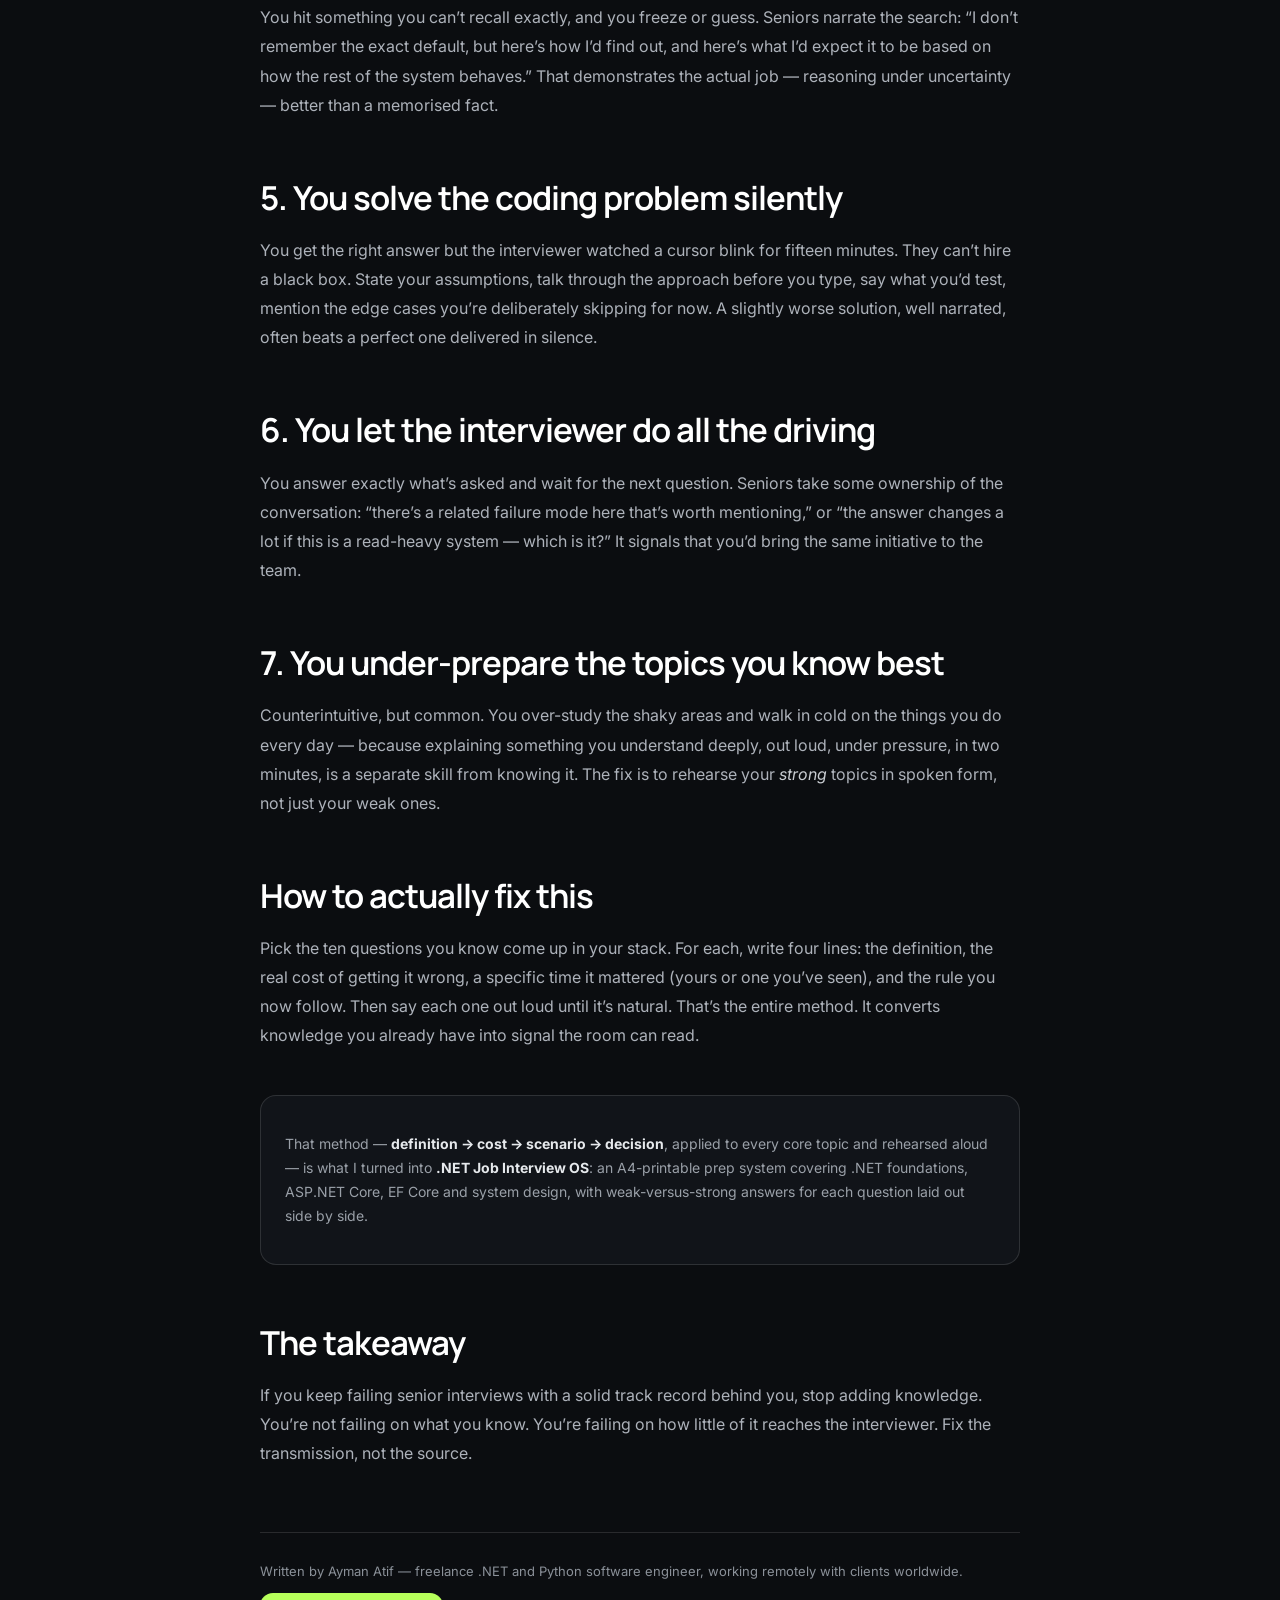
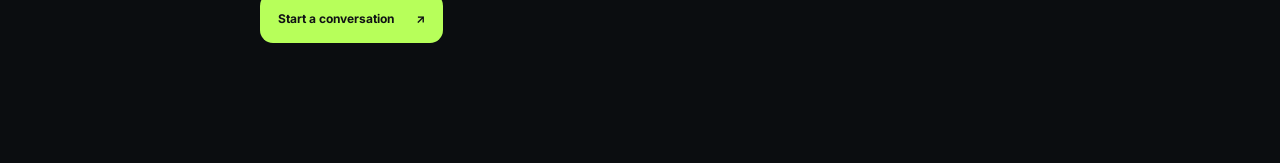
<file: blog/why-you-keep-failing-senior-developer-interviews/index.html>
<!doctype html>
<html lang="en">
<head>
  <meta charset="utf-8" />
  <meta name="viewport" content="width=device-width, initial-scale=1" />
  <meta name="description" content="You have the experience. You know the stack. You still keep getting passed over after the technical round. Here are the specific reasons strong engineers give weak interview signal &mdash; and how to fix each one." />
  <meta name="author" content="Ayman Atif" />
  <meta name="robots" content="index, follow, max-image-preview:large, max-snippet:-1" />
  <meta name="color-scheme" content="dark light" />
  <meta name="theme-color" content="#0b0d10" />
  <meta name="keywords" content="why do I keep failing senior developer interviews, failing technical interviews with experience, senior engineer interview signal, backend interview preparation, .NET interview tips" />
  <link rel="canonical" href="https://ayman-atif.vercel.app/blog/why-you-keep-failing-senior-developer-interviews/" />

  <meta property="og:type" content="article" />
  <meta property="og:locale" content="en_US" />
  <meta property="og:site_name" content="Ayman Atif Portfolio" />
  <meta property="og:url" content="https://ayman-atif.vercel.app/blog/why-you-keep-failing-senior-developer-interviews/" />
  <meta property="og:title" content="Why You Keep Failing Senior Developer Interviews (Even With the Experience)" />
  <meta property="og:description" content="The specific reasons strong engineers give weak interview signal &mdash; and how to fix each one." />
  <meta property="og:image" content="https://ayman-atif.vercel.app/assets/img/ayman-atif.jpg" />
  <meta property="article:published_time" content="2026-09-06" />
  <meta property="article:modified_time" content="2026-09-06" />
  <meta property="article:author" content="Ayman Atif" />
  <meta property="article:section" content="Career" />
  <meta property="article:tag" content="Technical interviews" />
  <meta property="article:tag" content="Career" />
  <meta name="twitter:card" content="summary_large_image" />
  <meta name="twitter:title" content="Why You Keep Failing Senior Developer Interviews (Even With the Experience)" />
  <meta name="twitter:description" content="The specific reasons strong engineers give weak interview signal &mdash; and how to fix each one." />
  <meta name="twitter:image" content="https://ayman-atif.vercel.app/assets/img/ayman-atif.jpg" />

  <title>Why You Keep Failing Senior Developer Interviews (Even With the Experience)</title>

  <link rel="icon" href="../../assets/img/favicon.svg" type="image/svg+xml" />
  <link rel="preconnect" href="https://fonts.googleapis.com" />
  <link rel="preconnect" href="https://fonts.gstatic.com" crossorigin />
  <link href="https://fonts.googleapis.com/css2?family=Inter:wght@400;500;600;700&family=Manrope:wght@500;600;700;800&display=swap" rel="stylesheet" />
  <link rel="stylesheet" href="../../assets/css/styles.css" />
  <link rel="stylesheet" href="../../assets/css/blog.css" />

  <script type="application/ld+json">
  {
    "@context": "https://schema.org",
    "@type": "BlogPosting",
    "@id": "https://ayman-atif.vercel.app/blog/why-you-keep-failing-senior-developer-interviews/#article",
    "headline": "Why You Keep Failing Senior Developer Interviews (Even With the Experience)",
    "description": "You have the experience. You know the stack. You still keep getting passed over after the technical round. Here are the specific reasons strong engineers give weak interview signal, and how to fix each one.",
    "image": "https://ayman-atif.vercel.app/assets/img/ayman-atif.jpg",
    "datePublished": "2026-09-06",
    "dateModified": "2026-09-06",
    "wordCount": 1300,
    "inLanguage": "en",
    "url": "https://ayman-atif.vercel.app/blog/why-you-keep-failing-senior-developer-interviews/",
    "author": {
      "@type": "Person",
      "name": "Ayman Atif",
      "url": "https://ayman-atif.vercel.app/",
      "jobTitle": "Freelance Software Engineer",
      "sameAs": [
        "https://www.linkedin.com/in/a95yman/",
        "https://github.com/i95compile",
        "https://medium.com/@a95yman"
      ]
    },
    "publisher": {
      "@type": "Person",
      "name": "Ayman Atif",
      "url": "https://ayman-atif.vercel.app/"
    },
    "mainEntityOfPage": { "@type": "WebPage", "@id": "https://ayman-atif.vercel.app/blog/why-you-keep-failing-senior-developer-interviews/" },
    "isPartOf": { "@type": "Blog", "@id": "https://ayman-atif.vercel.app/blog/#blog" },
    "keywords": ["failing senior developer interviews", "interview signal", "technical interview preparation", "senior engineer interview", "trade-off answers"],
    "articleSection": "Career"
  }
  </script>
  <script type="application/ld+json">
  {
    "@context": "https://schema.org",
    "@type": "BreadcrumbList",
    "itemListElement": [
      { "@type": "ListItem", "position": 1, "name": "Home", "item": "https://ayman-atif.vercel.app/" },
      { "@type": "ListItem", "position": 2, "name": "Blog", "item": "https://ayman-atif.vercel.app/blog/" },
      { "@type": "ListItem", "position": 3, "name": "Why You Keep Failing Senior Developer Interviews", "item": "https://ayman-atif.vercel.app/blog/why-you-keep-failing-senior-developer-interviews/" }
    ]
  }
  </script>
</head>
<body>
  <a class="skip-link" href="#main-content">Skip to main content</a>
  <div class="noise" aria-hidden="true"></div>
  <div class="cursor-glow" aria-hidden="true"></div>

  <header class="site-header">
    <a class="brand" href="../../index.html" aria-label="Ayman Atif, home">
      <span class="brand-mark" aria-hidden="true">AA</span>
      <span class="brand-copy">Ayman Atif</span>
    </a>
    <nav class="nav" aria-label="Primary navigation">
      <a href="../../index.html#services">Services</a>
      <a href="../../index.html#work">Work</a>
      <a href="../../index.html#process">Process</a>
      <a href="../../index.html#about">About</a>
      <a href="../index.html">Blog</a>
      <a class="nav-cta" href="../../index.html#contact">Start a conversation</a>
    </nav>
    <button class="menu-toggle" type="button" aria-expanded="false" aria-controls="mobile-menu" aria-label="Open menu">
      <span></span><span></span>
    </button>
  </header>

  <nav class="mobile-menu" id="mobile-menu" aria-label="Mobile navigation" aria-hidden="true">
    <a href="../../index.html#problems">Problems</a>
    <a href="../../index.html#services">Services</a>
    <a href="../../index.html#work">Selected work</a>
    <a href="../../index.html#process">How I work</a>
    <a href="../../index.html#about">About</a>
    <a href="../index.html">Blog</a>
    <a href="../../index.html#contact">Contact</a>
  </nav>

  <main id="main-content" class="section-dark blog-page">
    <article class="post">
      <nav class="post-breadcrumb" aria-label="Breadcrumb">
        <a href="../../index.html">Home</a><span aria-hidden="true">/</span>
        <a href="../index.html">Blog</a><span aria-hidden="true">/</span>
        <span>Failing senior interviews</span>
      </nav>

      <header class="post-header">
        <h1 class="post-title">Why You Keep Failing Senior Developer Interviews (Even With the Experience)</h1>
        <p class="post-meta">
          <span>Ayman Atif</span>
          <span class="dot" aria-hidden="true"></span>
          <time datetime="2026-09-06">6 September 2026</time>
          <span class="dot" aria-hidden="true"></span>
          <span>6 min read</span>
        </p>
      </header>

      <p class="post-lede">The rejection email says &ldquo;strong candidate, not quite the right fit.&rdquo; You&rsquo;ve shipped production systems for years. So what is actually going wrong in that room?</p>

      <div class="post-body">
        <p>I&rsquo;ve been on both sides of this. I&rsquo;ve been the candidate collecting polite rejections after technical rounds I thought went fine. Later I sat on hiring panels and watched genuinely good engineers get a &ldquo;no&rdquo; from the room &mdash; and I could finally see why.</p>

        <p>It is almost never a knowledge gap. It is a signal gap. Here are the specific, fixable versions of it.</p>

        <h2>1. You answer the definition, not the trade-off</h2>

        <p>Asked &ldquo;what&rsquo;s the difference between X and Y,&rdquo; you give a clean, correct textbook answer &mdash; and stop. The interviewer wanted to hear when you&rsquo;d choose one over the other, what it costs when it&rsquo;s wrong, and whether you&rsquo;ve lived with that cost. A definition says &ldquo;I studied.&rdquo; A trade-off says &ldquo;I&rsquo;ve shipped.&rdquo; This one mistake accounts for more senior-level rejections than any actual missing knowledge. <a href="../interview-trick-senior-net-developer/index.html">I wrote a whole post on this format</a>.</p>

        <h2>2. Your stories have no consequence in them</h2>

        <p>&ldquo;I built a microservice that handled orders&rdquo; is a description, not a story. There&rsquo;s no tension, no decision, no scar. Compare: &ldquo;we split the order service out and immediately hit a distributed-transaction problem when payment succeeded but inventory failed &mdash; here&rsquo;s how we handled the partial failure.&rdquo; Interviewers are pattern-matching for judgement under pressure. A story with no failure in it gives them nothing to match.</p>

        <h2>3. You never say &ldquo;it depends&rdquo; &mdash; or you say it and stop there</h2>

        <p>Junior answers are absolute: &ldquo;always use async,&rdquo; &ldquo;never use raw SQL.&rdquo; But &ldquo;it depends&rdquo; on its own is a cop-out. The senior move is &ldquo;it depends &mdash; <em>on these two things</em>, and here&rsquo;s which way I&rsquo;d go in your situation and why.&rdquo; Name the axes the decision turns on, then commit to an answer.</p>

        <h2>4. You go quiet when you don&rsquo;t know</h2>

        <p>You hit something you can&rsquo;t recall exactly, and you freeze or guess. Seniors narrate the search: &ldquo;I don&rsquo;t remember the exact default, but here&rsquo;s how I&rsquo;d find out, and here&rsquo;s what I&rsquo;d expect it to be based on how the rest of the system behaves.&rdquo; That demonstrates the actual job &mdash; reasoning under uncertainty &mdash; better than a memorised fact.</p>

        <h2>5. You solve the coding problem silently</h2>

        <p>You get the right answer but the interviewer watched a cursor blink for fifteen minutes. They can&rsquo;t hire a black box. State your assumptions, talk through the approach before you type, say what you&rsquo;d test, mention the edge cases you&rsquo;re deliberately skipping for now. A slightly worse solution, well narrated, often beats a perfect one delivered in silence.</p>

        <h2>6. You let the interviewer do all the driving</h2>

        <p>You answer exactly what&rsquo;s asked and wait for the next question. Seniors take some ownership of the conversation: &ldquo;there&rsquo;s a related failure mode here that&rsquo;s worth mentioning,&rdquo; or &ldquo;the answer changes a lot if this is a read-heavy system &mdash; which is it?&rdquo; It signals that you&rsquo;d bring the same initiative to the team.</p>

        <h2>7. You under-prepare the topics you know best</h2>

        <p>Counterintuitive, but common. You over-study the shaky areas and walk in cold on the things you do every day &mdash; because explaining something you understand deeply, out loud, under pressure, in two minutes, is a separate skill from knowing it. The fix is to rehearse your <em>strong</em> topics in spoken form, not just your weak ones.</p>

        <h2>How to actually fix this</h2>

        <p>Pick the ten questions you know come up in your stack. For each, write four lines: the definition, the real cost of getting it wrong, a specific time it mattered (yours or one you&rsquo;ve seen), and the rule you now follow. Then say each one out loud until it&rsquo;s natural. That&rsquo;s the entire method. It converts knowledge you already have into signal the room can read.</p>

        <div class="post-note">
          <p>That method &mdash; <strong>definition &rarr; cost &rarr; scenario &rarr; decision</strong>, applied to every core topic and rehearsed aloud &mdash; is what I turned into <a href="https://yaman95.gumroad.com/l/dotnet-job-interview-os" target="_blank" rel="noreferrer"><strong>.NET Job Interview OS</strong></a>: an A4-printable prep system covering .NET foundations, ASP.NET Core, EF Core and system design, with weak-versus-strong answers for each question laid out side by side.</p>
        </div>

        <h2>The takeaway</h2>

        <p>If you keep failing senior interviews with a solid track record behind you, stop adding knowledge. You&rsquo;re not failing on what you know. You&rsquo;re failing on how little of it reaches the interviewer. Fix the transmission, not the source.</p>
      </div>

      <footer class="post-end">
        <p>Written by Ayman Atif &mdash; freelance .NET and Python software engineer, working remotely with clients worldwide.</p>
        <a class="button button-primary" href="../../index.html#contact">Start a conversation <span aria-hidden="true">&#8599;</span></a>
      </footer>
    </article>
  </main>

  <script src="https://cdn.jsdelivr.net/npm/gsap@3.12.5/dist/gsap.min.js" defer></script>
  <script src="../../assets/js/script.js" defer></script>
</body>
</html>
</file>
<file: assets/css/styles.css>
:root {
  --bg: #0b0d10;
  --bg-soft: #111419;
  --ink-bg: #15181d;
  --paper: #f1efe9;
  --paper-deep: #e8e5dd;
  --ink: #141517;
  --muted: #9da2aa;
  --paper-muted: #6e6c68;
  --line: rgba(255, 255, 255, .12);
  --line-dark: rgba(20, 21, 23, .14);
  --accent: #b7ff5a;
  --accent-blue: #b9d7ff;
  --radius: 24px;
  --max: 1240px;
}

* { box-sizing: border-box; }
html { overflow-x: clip; scroll-behavior: smooth; scroll-padding-top: 100px; }
body {
  margin: 0;
  min-width: 320px;
  overflow-x: clip;
  background: var(--bg);
  color: #fff;
  font-family: Inter, system-ui, -apple-system, BlinkMacSystemFont, "Segoe UI", sans-serif;
  -webkit-font-smoothing: antialiased;
}
body.menu-open { overflow: hidden; }
img, svg { display: block; max-width: 100%; }
a { color: inherit; text-decoration: none; }
button { font: inherit; }
::selection { background: var(--accent); color: var(--bg); }

:focus-visible {
  outline: 2px solid var(--accent);
  outline-offset: 4px;
}

.skip-link {
  position: fixed;
  z-index: 200;
  top: 12px;
  left: 12px;
  padding: 11px 15px;
  border-radius: 10px;
  background: var(--accent);
  color: var(--bg);
  font-size: 13px;
  font-weight: 700;
  transform: translateY(-150%);
  transition: transform .2s ease;
}
.skip-link:focus { transform: translateY(0); }

.noise {
  position: fixed;
  z-index: 100;
  inset: 0;
  opacity: .035;
  pointer-events: none;
  background-image: url("data:image/svg+xml,%3Csvg viewBox='0 0 180 180' xmlns='http://www.w3.org/2000/svg'%3E%3Cfilter id='n'%3E%3CfeTurbulence type='fractalNoise' baseFrequency='.9' numOctaves='2' stitchTiles='stitch'/%3E%3C/filter%3E%3Crect width='100%25' height='100%25' filter='url(%23n)' opacity='.85'/%3E%3C/svg%3E");
}
.cursor-glow {
  position: fixed;
  z-index: 101;
  top: 0;
  left: 0;
  width: 38px;
  height: 38px;
  border: 1px solid rgba(183, 255, 90, .62);
  border-radius: 50%;
  opacity: 0;
  pointer-events: none;
  background: radial-gradient(circle, rgba(183, 255, 90, .11) 0, rgba(183, 255, 90, .035) 42%, transparent 70%);
  box-shadow:
    0 0 0 1px rgba(7, 9, 11, .28),
    inset 0 0 0 1px rgba(255, 255, 255, .08),
    0 8px 26px rgba(183, 255, 90, .1);
  transform: translate(-50%, -50%);
  transition:
    width .22s cubic-bezier(.2, .8, .2, 1),
    height .22s cubic-bezier(.2, .8, .2, 1),
    border-color .2s ease,
    background .2s ease,
    box-shadow .2s ease,
    opacity .18s ease;
  will-change: transform, opacity;
}
.cursor-glow::before {
  position: absolute;
  top: 50%;
  left: 50%;
  width: 3px;
  height: 3px;
  border-radius: 50%;
  background: #b7ff5a;
  box-shadow: 0 0 8px rgba(183, 255, 90, .65);
  content: "";
  transform: translate(-50%, -50%);
}
.cursor-glow::after {
  position: absolute;
  inset: 6px;
  border: 1px solid rgba(255, 255, 255, .08);
  border-radius: inherit;
  content: "";
}
.cursor-glow.is-interactive {
  width: 56px;
  height: 56px;
  border-color: rgba(183, 255, 90, .9);
  background: radial-gradient(circle, rgba(183, 255, 90, .16), rgba(183, 255, 90, .035) 48%, transparent 72%);
  box-shadow:
    0 0 0 1px rgba(7, 9, 11, .32),
    inset 0 0 0 1px rgba(255, 255, 255, .1),
    0 10px 34px rgba(183, 255, 90, .15);
}
.cursor-glow.is-pressed {
  width: 30px;
  height: 30px;
}

.container {
  position: relative;
  z-index: 2;
  width: min(var(--max), calc(100% - 48px));
  margin: 0 auto;
}
.section-dark { background: var(--bg); color: #fff; }
.section-light { background: var(--paper); color: var(--ink); }
.section-ink { background: var(--ink-bg); color: #fff; }
.section-index,
.eyebrow,
.project-type {
  margin: 0;
  color: #76736e;
  font-size: 11px;
  font-weight: 700;
  letter-spacing: .16em;
  text-transform: uppercase;
}
.light-index { color: #737a83; }

.site-header {
  position: fixed;
  z-index: 80;
  top: 18px;
  left: 50%;
  display: flex;
  width: min(1180px, calc(100% - 28px));
  height: 62px;
  align-items: center;
  justify-content: space-between;
  padding: 0 14px 0 18px;
  border: 1px solid rgba(255, 255, 255, .11);
  border-radius: 18px;
  background: rgba(15, 17, 20, .76);
  box-shadow: 0 15px 50px rgba(0, 0, 0, .16);
  backdrop-filter: blur(18px);
  transform: translateX(-50%);
  transition: transform .35s ease, background .35s ease;
}
.brand { display: flex; align-items: center; gap: 12px; font-weight: 650; letter-spacing: -.02em; }
.brand-mark {
  display: grid;
  width: 34px;
  height: 34px;
  place-items: center;
  border-radius: 10px;
  background: var(--accent);
  color: var(--bg);
  font-family: Manrope, sans-serif;
  font-size: 12px;
  font-weight: 800;
}
.brand-copy { font-size: 14px; }
.nav { display: flex; align-items: center; gap: 23px; color: #c7cbd0; font-size: 12px; }
.nav a, .footer-links a, .hero-links a { transition: color .2s ease; }
.nav a:hover, .footer-links a:hover, .hero-links a:hover { color: #fff; }
.nav-cta {
  padding: 10px 14px;
  border: 1px solid rgba(255, 255, 255, .12);
  border-radius: 11px;
  background: rgba(255, 255, 255, .08);
  color: #fff !important;
}
.menu-toggle {
  position: relative;
  display: none;
  width: 42px;
  height: 42px;
  border: 0;
  background: transparent;
  cursor: pointer;
}
.menu-toggle span {
  position: absolute;
  left: 11px;
  width: 19px;
  height: 1px;
  background: #fff;
  transition: transform .25s ease;
}
.menu-toggle span:first-child { top: 16px; }
.menu-toggle span:last-child { top: 24px; }
.menu-toggle[aria-expanded="true"] span:first-child { transform: translateY(4px) rotate(45deg); }
.menu-toggle[aria-expanded="true"] span:last-child { transform: translateY(-4px) rotate(-45deg); }
.mobile-menu {
  position: fixed;
  z-index: 70;
  inset: 0;
  display: flex;
  visibility: hidden;
  flex-direction: column;
  gap: 24px;
  padding: 118px 28px 40px;
  background: rgba(11, 13, 16, .98);
  font: 700 34px/1.08 Manrope, sans-serif;
  opacity: 0;
  transform: translateY(-12px);
  transition: visibility .25s, opacity .25s ease, transform .25s ease;
}
.mobile-menu.is-open { visibility: visible; opacity: 1; transform: translateY(0); }
.mobile-menu a:last-child { margin-top: 16px; color: var(--accent); }

.hero {
  position: relative;
  display: flex;
  min-height: 100svh;
  align-items: center;
  overflow: hidden;
  padding: 130px 0 90px;
}
.hero::after {
  position: absolute;
  inset: auto 0 0;
  height: 150px;
  background: linear-gradient(to top, var(--bg), transparent);
  content: "";
  pointer-events: none;
}
.hero-grid {
  display: grid;
  grid-template-columns: minmax(0, 1.1fr) minmax(360px, .72fr);
  gap: clamp(45px, 7vw, 96px);
  align-items: center;
}
.hero-copy { position: relative; z-index: 3; padding-top: 24px; }
.eyebrow { color: #a8adb5; }
.eyebrow span { padding: 0 4px; color: var(--accent); }
.hero-title {
  max-width: 850px;
  margin: 23px 0 28px;
  font: 700 clamp(52px, 6.25vw, 91px)/.96 Manrope, sans-serif;
  letter-spacing: -.064em;
}
.title-line { display: block; overflow: hidden; padding: 0 .05em .08em 0; }
.title-line > span { display: block; }
.accent-line { color: var(--accent); }
.hero-lead {
  max-width: 690px;
  margin: 0;
  color: #a9afb7;
  font-size: 16px;
  line-height: 1.76;
}
.hero-actions, .contact-actions { display: flex; flex-wrap: wrap; gap: 12px; margin-top: 31px; }
.button {
  display: inline-flex;
  min-height: 50px;
  align-items: center;
  justify-content: center;
  gap: 22px;
  padding: 0 17px;
  border: 1px solid transparent;
  border-radius: 13px;
  font-size: 12px;
  font-weight: 700;
  transition: transform .2s ease, background .2s ease, color .2s ease, border-color .2s ease;
}
.button:hover { transform: translateY(-2px); }
.button-primary { background: var(--accent); color: #101215; }
.button-primary:hover { background: #c8ff83; }
.button-ghost { border-color: rgba(255, 255, 255, .14); background: rgba(255, 255, 255, .045); color: #fff; }
.button-ghost:hover { border-color: rgba(255, 255, 255, .26); background: rgba(255, 255, 255, .08); }
.button-dark { background: var(--ink); color: #fff; }
.hero-credibility {
  display: grid;
  grid-template-columns: 1.2fr .7fr 1fr;
  max-width: 690px;
  margin-top: 38px;
  border-top: 1px solid var(--line);
  border-bottom: 1px solid var(--line);
}
.hero-credibility > div {
  display: flex;
  min-height: 84px;
  flex-direction: column;
  justify-content: center;
  padding: 12px 20px;
  border-right: 1px solid var(--line);
}
.hero-credibility > div:first-child { padding-left: 0; }
.hero-credibility > div:last-child { border: 0; }
.hero-credibility strong { color: #edf0f2; font: 600 14px/1.3 Manrope, sans-serif; }
.hero-credibility .experience-mark { flex-direction: row; align-items: center; justify-content: flex-start; gap: 12px; }
.experience-mark strong { color: var(--accent); font: 700 38px/.9 Manrope, sans-serif; letter-spacing: -.05em; }
.experience-mark span { color: #9299a2; font-size: 10px; line-height: 1.4; text-transform: uppercase; }
.meta-label { margin-bottom: 7px; color: #6f7680; font-size: 9px; letter-spacing: .12em; text-transform: uppercase; }
.hero-links { display: flex; gap: 18px; align-items: center; margin-top: 17px; color: #808790; font-size: 10px; }
.hero-links a { color: #c9cdd2; font-weight: 600; }
.hero-links > span { margin-left: auto; }

.portrait-stage { position: relative; z-index: 2; min-height: 665px; perspective: 1100px; }
.portrait-frame {
  position: absolute;
  z-index: 2;
  inset: 4% 8% 3% 7%;
  overflow: hidden;
  margin: 0;
  border: 1px solid rgba(255, 255, 255, .15);
  border-radius: 150px 22px 150px 22px;
  background: #d7d5ce;
  box-shadow: 0 45px 100px rgba(0, 0, 0, .38);
  transform: none;
  transform-origin: center;
}
.portrait-frame::before {
  position: absolute;
  z-index: 1;
  inset: 0;
  background: linear-gradient(180deg, transparent 50%, rgba(10, 12, 15, .78) 100%);
  content: "";
  pointer-events: none;
}
.portrait-frame img { width: 100%; height: 100%; object-fit: cover; object-position: 50% 35%; filter: saturate(.82) contrast(1.03); }
.portrait-frame figcaption {
  position: absolute;
  z-index: 2;
  right: 24px;
  bottom: 22px;
  left: 24px;
  display: flex;
  align-items: center;
  color: rgba(255, 255, 255, .76);
  font-size: 8px;
  font-style: normal;
  font-weight: 700;
  letter-spacing: .12em;
  text-transform: uppercase;
}
.portrait-frame figcaption i { flex: 1; height: 1px; margin: 0 7px; background: rgba(255, 255, 255, .24); }
.portrait-card {
  position: absolute;
  z-index: 4;
  max-width: 195px;
  padding: 11px 13px;
  border: 1px solid rgba(255, 255, 255, .13);
  border-radius: 12px;
  background: rgba(22, 25, 30, .9);
  box-shadow: 0 22px 55px rgba(0, 0, 0, .3);
  color: #c8ccd2;
  font-size: 10px;
  line-height: 1.45;
  backdrop-filter: blur(12px);
}
.card-availability { top: 12%; left: -2%; }
.card-availability span { display: inline-block; width: 6px; height: 6px; margin-right: 6px; border-radius: 50%; background: var(--accent); box-shadow: 0 0 0 5px rgba(183, 255, 90, .08); }
.card-role { right: -3%; bottom: 10%; }
.portrait-orbit {
  position: absolute;
  z-index: 1;
  inset: -1% 0 0 -2%;
  border: 1px solid rgba(183, 255, 90, .14);
  border-radius: 50%;
  transform: rotate(-18deg) scale(.92);
}
.hero-orbit { position: absolute; border: 1px solid rgba(255, 255, 255, .045); border-radius: 50%; pointer-events: none; }
.orbit-a { top: -240px; right: -280px; width: 760px; height: 760px; }
.orbit-b { top: 30px; right: -80px; width: 480px; height: 480px; }
.hero-scroll-hint {
  position: absolute;
  z-index: 3;
  bottom: 23px;
  left: 50%;
  display: flex;
  align-items: center;
  gap: 12px;
  color: #626970;
  font-size: 9px;
  letter-spacing: .13em;
  text-transform: uppercase;
  transform: translateX(-50%);
}
.hero-scroll-hint i { position: relative; width: 32px; height: 1px; overflow: hidden; background: #626970; }
.hero-scroll-hint i::after { position: absolute; inset: 0; background: #d3d6db; animation: scan 1.8s infinite ease-in-out; content: ""; }
@keyframes scan { from { transform: translateX(-100%); } to { transform: translateX(100%); } }

.problems { overflow: hidden; padding: 155px 0 145px; }
.problems-layout { display: grid; grid-template-columns: .77fr 1.23fr; gap: clamp(60px, 9vw, 130px); }
.problems-intro { position: sticky; top: 135px; align-self: start; }
.problems-intro h2 {
  margin: 27px 0 23px;
  font: 650 clamp(46px, 5.1vw, 72px)/1.02 Manrope, sans-serif;
  letter-spacing: -.055em;
}
.problems-intro > p { max-width: 460px; margin: 0; color: var(--paper-muted); font-size: 14px; line-height: 1.75; }
.audience-note { display: grid; grid-template-columns: 50px 1fr; gap: 16px; margin-top: 50px; padding-top: 20px; border-top: 1px solid var(--line-dark); }
.audience-note span { color: #99958e; font-size: 9px; letter-spacing: .12em; text-transform: uppercase; }
.audience-note p { margin: 0; color: #54534f; font-size: 12px; line-height: 1.6; }
.problem-stream { border-top: 1px solid var(--line-dark); }
.problem-line {
  display: grid;
  grid-template-columns: 42px 1fr;
  gap: 8px 20px;
  min-height: 215px;
  align-content: center;
  padding: 28px 0;
  border-bottom: 1px solid var(--line-dark);
}
.problem-line > span { grid-row: 1 / 3; padding-top: 7px; color: #9c9891; font-size: 10px; }
.problem-line h3 { margin: 0; font: 600 clamp(24px, 2.4vw, 33px)/1.2 Manrope, sans-serif; letter-spacing: -.035em; }
.problem-line p { max-width: 610px; margin: 0; color: var(--paper-muted); font-size: 12px; line-height: 1.68; }

.services { padding: 145px 0 135px; }
.section-heading { display: grid; grid-template-columns: 1.25fr .75fr; gap: 70px; align-items: end; }
.services-heading h2 {
  max-width: 830px;
  margin: 25px 0 0;
  font: 650 clamp(48px, 5.8vw, 78px)/1 Manrope, sans-serif;
  letter-spacing: -.058em;
}
.services-heading > p { max-width: 450px; margin: 0 0 8px; color: #949ba4; font-size: 13px; line-height: 1.72; }
.service-list { margin-top: 85px; border-top: 1px solid var(--line); }
.service-row {
  display: grid;
  grid-template-columns: 52px 1.1fr .9fr;
  gap: 30px;
  min-height: 175px;
  align-items: center;
  padding: 30px 0;
  border-bottom: 1px solid var(--line);
  transition: background .3s ease, padding .3s ease;
}
.service-row:hover { padding-right: 18px; padding-left: 18px; background: rgba(255, 255, 255, .025); }
.service-no { color: #656c75; font-size: 10px; }
.service-row h3 { margin: 0 0 10px; font: 600 clamp(24px, 2.5vw, 32px)/1.15 Manrope, sans-serif; letter-spacing: -.035em; }
.service-row div p { max-width: 520px; margin: 0; color: #a5abb3; font-size: 12px; line-height: 1.6; }
.service-detail { max-width: 470px; margin: 0; color: #7f8690; font-size: 11px; line-height: 1.7; }

.work-intro { padding: 140px 0 105px; }
.work-intro-grid { display: grid; grid-template-columns: 1.1fr .9fr; gap: 80px; align-items: end; }
.work-intro h2 {
  max-width: 820px;
  margin: 29px 0 0;
  font: 650 clamp(54px, 6.5vw, 90px)/.96 Manrope, sans-serif;
  letter-spacing: -.062em;
}
.work-intro-grid > p { max-width: 480px; margin: 0 0 8px; color: #979da5; font-size: 14px; line-height: 1.78; }

.flagship { padding: 110px 0 145px; overflow: hidden; }
.flagship-grid { display: grid; grid-template-columns: .88fr 1.12fr; gap: 75px; align-items: center; min-height: 830px; }
.confidential-label { margin: 0; color: #aeb4bc; font-size: 10px; font-weight: 700; letter-spacing: .15em; text-transform: uppercase; }
.confidential-label span { display: inline-block; width: 7px; height: 7px; margin-right: 7px; border-radius: 50%; background: var(--accent); }
.flagship-copy h2 {
  margin: 22px 0 24px;
  font: 700 clamp(52px, 5.5vw, 78px)/.98 Manrope, sans-serif;
  letter-spacing: -.06em;
}
.flagship-lead { max-width: 580px; margin: 0; color: #a8aeb6; font-size: 15px; line-height: 1.72; }
.ownership-note { margin: 30px 0 35px; padding: 20px 21px; border-left: 2px solid var(--accent); background: rgba(183, 255, 90, .035); }
.ownership-note strong { color: #e8ebed; font-size: 12px; }
.ownership-note p { margin: 8px 0 0; color: #878e97; font-size: 11px; line-height: 1.6; }
.case-facts { margin: 0 0 35px; border-top: 1px solid var(--line); }
.case-facts > div { display: grid; grid-template-columns: 88px 1fr; gap: 18px; padding: 16px 0; border-bottom: 1px solid var(--line); }
.case-facts span { color: #6e757e; font-size: 9px; letter-spacing: .1em; text-transform: uppercase; }
.case-facts p { margin: 0; color: #aeb4bb; font-size: 11px; line-height: 1.6; }
.text-link { padding-bottom: 6px; border-bottom: 1px solid rgba(255, 255, 255, .26); font-size: 11px; font-weight: 700; }

.system-visual { position: relative; min-height: 700px; }
.system-visual::before {
  position: absolute;
  inset: 8%;
  border-radius: 50%;
  background: radial-gradient(circle, rgba(183, 255, 90, .055), transparent 62%);
  content: "";
}
.system-orbit { position: absolute; top: 50%; left: 50%; border: 1px solid rgba(255, 255, 255, .08); border-radius: 50%; transform: translate(-50%, -50%); }
.system-orbit::before, .system-orbit::after { position: absolute; width: 5px; height: 5px; border-radius: 50%; background: var(--accent); content: ""; box-shadow: 0 0 18px rgba(183, 255, 90, .65); }
.orbit-one { width: 520px; height: 520px; }
.orbit-one::before { top: 46px; left: 78px; }
.orbit-one::after { right: 51px; bottom: 105px; }
.orbit-two { width: 650px; height: 650px; border-color: rgba(255, 255, 255, .045); }
.orbit-two::before { top: 50%; left: -2px; }
.orbit-two::after { top: 15%; right: 105px; background: var(--accent-blue); }
.system-core {
  position: absolute;
  z-index: 3;
  top: 50%;
  left: 50%;
  display: flex;
  width: 260px;
  height: 260px;
  flex-direction: column;
  align-items: center;
  justify-content: center;
  padding: 25px;
  border: 1px solid rgba(183, 255, 90, .25);
  border-radius: 50%;
  background: #191d22;
  box-shadow: 0 35px 90px rgba(0, 0, 0, .35), inset 0 0 60px rgba(183, 255, 90, .025);
  text-align: center;
  transform: translate(-50%, -50%);
}
.core-kicker { margin-bottom: 15px; color: var(--accent); font-size: 8px; font-weight: 700; letter-spacing: .13em; text-transform: uppercase; }
.system-core strong { font: 600 23px/1.16 Manrope, sans-serif; letter-spacing: -.035em; }
.system-core small { margin-top: 14px; color: #757d86; font-size: 8px; }
.system-node {
  position: absolute;
  z-index: 4;
  display: grid;
  width: 190px;
  min-height: 105px;
  align-content: center;
  padding: 14px 16px;
  border: 1px solid rgba(255, 255, 255, .12);
  border-radius: 14px;
  background: rgba(20, 23, 28, .9);
  box-shadow: 0 22px 60px rgba(0, 0, 0, .28);
  backdrop-filter: blur(10px);
}
.system-node span { margin-bottom: 9px; color: #68717a; font-size: 8px; }
.system-node strong { font: 600 15px Manrope, sans-serif; }
.system-node small { margin-top: 7px; color: #777f89; font-size: 8px; }
.node-import { top: 12%; left: 0; }
.node-analysis { top: 10%; right: 0; }
.node-documents { bottom: 10%; left: 0; }
.node-access { right: 0; bottom: 10%; }
.system-paths { position: absolute; z-index: 1; inset: 4% 0; width: 100%; height: 92%; overflow: visible; }
.system-paths path { fill: none; stroke: rgba(183, 255, 90, .16); stroke-width: 1.2; stroke-dasharray: 5 8; }
.pulse { position: absolute; z-index: 2; width: 8px; height: 8px; border-radius: 50%; background: var(--accent); box-shadow: 0 0 0 8px rgba(183, 255, 90, .06); }
.pulse-a { top: 30%; left: 31%; }
.pulse-b { right: 30%; bottom: 30%; background: var(--accent-blue); }

.production-story {
  display: grid;
  grid-template-columns: 1.05fr .95fr .95fr;
  gap: 0;
  margin-top: 70px;
  border-top: 1px solid var(--line);
  border-bottom: 1px solid var(--line);
}
.story-heading, .production-story article { min-height: 300px; padding: 35px 32px; border-right: 1px solid var(--line); }
.story-heading { padding-left: 0; }
.production-story article:last-child { border: 0; padding-right: 0; }
.story-heading h3 { max-width: 380px; margin: 67px 0 0; font: 600 29px/1.14 Manrope, sans-serif; letter-spacing: -.04em; }
.production-story article > span { color: #656d76; font-size: 9px; }
.production-story article h4 { margin: 66px 0 14px; font: 600 21px/1.2 Manrope, sans-serif; letter-spacing: -.03em; }
.production-story article p { margin: 0; color: #8e959e; font-size: 11px; line-height: 1.7; }

.process { padding: 155px 0 145px; }
.process-grid { display: grid; grid-template-columns: .78fr 1.22fr; gap: 110px; }
.process-sticky { position: sticky; top: 135px; align-self: start; }
.process-sticky h2 {
  margin: 27px 0 22px;
  font: 650 clamp(46px, 5.3vw, 72px)/1 Manrope, sans-serif;
  letter-spacing: -.057em;
}
.process-sticky > p { max-width: 450px; margin: 0; color: var(--paper-muted); font-size: 13px; line-height: 1.75; }
.process-progress { width: 100%; height: 2px; margin-top: 38px; overflow: hidden; background: rgba(20, 21, 23, .1); }
.process-progress i { display: block; width: 100%; height: 100%; background: var(--ink); transform: scaleX(0); transform-origin: left; }
.process-steps { margin: 0; padding: 0; border-top: 1px solid var(--line-dark); list-style: none; }
.process-step {
  display: grid;
  grid-template-columns: 60px 1fr;
  gap: 22px;
  min-height: 205px;
  align-content: center;
  padding: 30px 0;
  border-bottom: 1px solid var(--line-dark);
  opacity: 1;
  transition: opacity .3s ease;
}
.js .process-step { opacity: .7; }
.process-step.is-active { opacity: 1; }
.process-step > span { padding-top: 6px; color: #96928c; font-size: 9px; }
.process-step h3 { margin: 0 0 13px; font: 600 clamp(27px, 2.8vw, 38px)/1.1 Manrope, sans-serif; letter-spacing: -.04em; }
.process-step p { max-width: 590px; margin: 0; color: var(--paper-muted); font-size: 12px; line-height: 1.7; }

.automation { padding: 150px 0 140px; overflow: hidden; }
.automation-grid { display: grid; grid-template-columns: .8fr 1.2fr; gap: 90px; align-items: center; }
.automation-copy h2 {
  max-width: 600px;
  margin: 27px 0 24px;
  font: 650 clamp(49px, 5.5vw, 74px)/1 Manrope, sans-serif;
  letter-spacing: -.058em;
}
.automation-copy > p { max-width: 480px; margin: 0; color: #959ca5; font-size: 13px; line-height: 1.75; }
.automation-examples { margin: 38px 0 0; padding: 0; border-top: 1px solid var(--line); list-style: none; }
.automation-examples li { position: relative; padding: 15px 0 15px 22px; border-bottom: 1px solid var(--line); color: #b6bbc2; font-size: 11px; line-height: 1.5; }
.automation-examples li::before { position: absolute; top: 21px; left: 2px; width: 5px; height: 5px; border-radius: 50%; background: var(--accent); content: ""; }
.automation-visual { display: grid; grid-template-columns: 1fr 46px 1fr 46px 1fr; align-items: center; min-height: 500px; }
.flow-stage {
  position: relative;
  min-height: 350px;
  overflow: hidden;
  padding: 24px 20px;
  border: 1px solid var(--line);
  border-radius: 19px;
  background: #13161b;
  box-shadow: 0 30px 70px rgba(0, 0, 0, .22);
}
.flow-stage > span { color: #6f7780; font-size: 8px; font-weight: 700; letter-spacing: .12em; }
.flow-stage > strong { display: block; margin-top: 28px; font: 600 17px/1.35 Manrope, sans-serif; }
.flow-arrow { height: 1px; overflow: hidden; background: rgba(255, 255, 255, .13); }
.flow-arrow i { display: block; width: 45%; height: 100%; background: var(--accent); transform: translateX(-100%); }
.file-stack { position: absolute; right: 20px; bottom: 28px; left: 20px; height: 145px; }
.file-stack i { position: absolute; right: 0; bottom: 0; left: 0; height: 112px; border: 1px solid rgba(255, 255, 255, .11); border-radius: 10px; background: #1d2127; }
.file-stack i:nth-child(1) { transform: translateY(-28px) rotate(-4deg); opacity: .55; }
.file-stack i:nth-child(2) { transform: translateY(-14px) rotate(3deg); opacity: .72; }
.file-stack i:nth-child(3)::before, .file-stack i:nth-child(3)::after { position: absolute; right: 15px; left: 15px; height: 1px; background: rgba(255, 255, 255, .1); content: ""; }
.file-stack i:nth-child(3)::before { top: 34px; }
.file-stack i:nth-child(3)::after { top: 67px; }
.rule-lines { position: absolute; right: 20px; bottom: 37px; left: 20px; display: grid; gap: 13px; }
.rule-lines i { position: relative; display: block; height: 36px; border: 1px solid rgba(255, 255, 255, .1); border-radius: 8px; background: #1c2026; }
.rule-lines i::before { position: absolute; top: 50%; left: 12px; width: 7px; height: 7px; border-radius: 50%; background: var(--accent-blue); content: ""; transform: translateY(-50%); }
.rule-lines i::after { position: absolute; top: 50%; right: 14px; left: 31px; height: 1px; background: rgba(255, 255, 255, .12); content: ""; }
.flow-automated { border-color: rgba(183, 255, 90, .2); background: linear-gradient(145deg, #14181b, #192018); }
.status-ring { position: absolute; right: 50%; bottom: 45px; width: 130px; height: 130px; border: 1px solid rgba(183, 255, 90, .22); border-radius: 50%; transform: translateX(50%); }
.status-ring::before, .status-ring::after { position: absolute; border: 1px solid rgba(183, 255, 90, .12); border-radius: 50%; content: ""; }
.status-ring::before { inset: 17px; }
.status-ring::after { inset: 36px; background: rgba(183, 255, 90, .04); }
.status-ring i { position: absolute; z-index: 2; top: 50%; left: 50%; width: 9px; height: 9px; border-radius: 50%; background: var(--accent); box-shadow: 0 0 24px rgba(183, 255, 90, .55); transform: translate(-50%, -50%); }

.invoice { overflow: hidden; padding: 145px 0; }
.invoice-grid { display: grid; grid-template-columns: 1.12fr .88fr; gap: 90px; align-items: center; }
.invoice-visual { overflow: hidden; min-height: 455px; border: 1px solid rgba(20, 21, 23, .14); border-radius: 23px; background: #161a1f; box-shadow: 0 35px 80px rgba(20, 21, 23, .2); color: #fff; transform: rotate(-1.5deg); }
.invoice-topbar { display: flex; min-height: 54px; align-items: center; justify-content: space-between; padding: 0 20px; border-bottom: 1px solid rgba(255, 255, 255, .08); color: #a8afb8; font-size: 10px; }
.invoice-topbar i { padding: 6px 9px; border-radius: 99px; background: rgba(183, 255, 90, .08); color: var(--accent); font-size: 8px; font-style: normal; }
.pipeline { display: grid; grid-template-columns: 1fr 24px 1fr 24px 1fr 24px 1fr; align-items: center; padding: 70px 24px 54px; }
.pipeline div { display: grid; min-height: 120px; place-content: center; padding: 12px; border: 1px solid rgba(255, 255, 255, .1); border-radius: 13px; background: #1d2228; text-align: center; }
.pipeline span { font: 600 13px Manrope, sans-serif; }
.pipeline small { margin-top: 8px; color: #707985; font-size: 7px; }
.pipeline > i { height: 1px; background: rgba(183, 255, 90, .35); }
.invoice-details { display: grid; grid-template-columns: repeat(3, 1fr); margin: 0 24px; border-top: 1px solid rgba(255, 255, 255, .09); }
.invoice-details div { display: grid; gap: 9px; padding: 19px 14px; border-right: 1px solid rgba(255, 255, 255, .09); }
.invoice-details div:last-child { border: 0; }
.invoice-details span { color: #68717b; font-size: 7px; letter-spacing: .1em; text-transform: uppercase; }
.invoice-details strong { font-size: 10px; }
.project-type { color: #77736e; }
.invoice-copy h2 { margin: 20px 0 24px; font: 700 clamp(55px, 6.4vw, 88px)/.94 Manrope, sans-serif; letter-spacing: -.065em; }
.invoice-copy > p:not(.project-type) { max-width: 520px; margin: 0 0 15px; color: var(--paper-muted); font-size: 13px; line-height: 1.72; }
.invoice-copy > p:not(.project-type) a { color: var(--ink); font-weight: 600; text-decoration: underline; text-underline-offset: 3px; }
.project-stack { max-width: 520px; margin: 27px 0; padding: 16px 0; border-top: 1px solid var(--line-dark); border-bottom: 1px solid var(--line-dark); color: #55534f; font-size: 10px; line-height: 1.6; }

.about { padding: 145px 0 155px; border-top: 1px solid var(--line-dark); }
.about-grid { display: grid; grid-template-columns: 1fr .75fr; gap: 100px; }
.about h2 {
  max-width: 800px;
  margin: 28px 0 0;
  font: 650 clamp(48px, 5.9vw, 80px)/1 Manrope, sans-serif;
  letter-spacing: -.06em;
}
.about-copy { padding-top: 38px; }
.about-copy > p { margin: 0 0 21px; color: #565550; font-size: 14px; line-height: 1.78; }
.about-copy > p:first-child { color: var(--ink); font-size: 18px; line-height: 1.62; }
.about-capabilities { display: flex; flex-wrap: wrap; gap: 8px; margin-top: 34px; }
.about-capabilities span { padding: 8px 10px; border: 1px solid var(--line-dark); border-radius: 99px; color: #696762; font-size: 9px; }

.contact { position: relative; display: flex; min-height: 100svh; align-items: center; overflow: hidden; padding: 130px 0 45px; }
.contact-glow { position: absolute; top: 50%; left: 50%; width: 1100px; height: 1100px; border-radius: 50%; background: radial-gradient(circle, rgba(183, 255, 90, .08), transparent 63%); transform: translate(-50%, -50%); }
.contact-inner { text-align: center; }
.contact-inner .section-index { text-align: left; }
.contact-kicker { max-width: 680px; margin: 90px auto 24px; color: #878e97; font-size: 13px; line-height: 1.7; }
.contact h2 {
  max-width: 1150px;
  margin: 0 auto;
  color: var(--accent);
  font: 700 clamp(68px, 9.3vw, 128px)/.9 Manrope, sans-serif;
  letter-spacing: -.072em;
}
.contact-actions { justify-content: center; margin-top: 42px; }
.button-large { min-height: 58px; padding: 0 22px; }
.contact-email { display: inline-block; margin-top: 25px; color: #7f8790; font-size: 11px; border-bottom: 1px solid #454b52; }
.contact-footer {
  display: grid;
  grid-template-columns: 1fr auto auto;
  gap: 30px;
  align-items: center;
  margin-top: 110px;
  padding-top: 22px;
  border-top: 1px solid var(--line);
  color: #686f78;
  font-size: 9px;
  text-align: left;
}
.footer-links { display: flex; gap: 17px; }
.footer-links a { color: #9299a1; }

@media (max-width: 1120px) {
  .nav { gap: 16px; }
  .nav a:not(.nav-cta) { display: none; }
  .hero-grid { grid-template-columns: 1.1fr .75fr; gap: 35px; }
  .portrait-stage { min-height: 590px; }
  .system-node { width: 165px; }
  .automation-grid { grid-template-columns: 1fr; }
  .automation-copy { max-width: 720px; }
  .automation-visual { min-height: auto; }
}

@media (max-width: 920px) {
  .nav { display: none; }
  .menu-toggle { display: block; }
  .hero { min-height: auto; padding-top: 135px; }
  .hero-grid,
  .problems-layout,
  .section-heading,
  .work-intro-grid,
  .flagship-grid,
  .process-grid,
  .invoice-grid,
  .about-grid { grid-template-columns: 1fr; }
  .hero-grid { gap: 55px; }
  .hero-title { font-size: clamp(58px, 10.5vw, 86px); }
  .hero-lead { max-width: 760px; }
  .portrait-stage { width: min(570px, 90%); min-height: 680px; margin: 0 auto; }
  .problems-layout, .process-grid { gap: 65px; }
  .problems-intro, .process-sticky { position: relative; top: auto; max-width: 760px; }
  .problem-line { min-height: 190px; }
  .section-heading { align-items: start; }
  .services-heading > p { margin-top: 24px; }
  .service-row { grid-template-columns: 45px 1fr; }
  .service-detail { grid-column: 2; }
  .work-intro-grid { gap: 35px; }
  .flagship-grid { min-height: auto; }
  .flagship-copy { max-width: 720px; }
  .system-visual { width: min(700px, 100%); margin: 0 auto; }
  .production-story { grid-template-columns: 1fr 1fr; }
  .story-heading { grid-column: 1 / -1; min-height: 230px; border-right: 0; border-bottom: 1px solid var(--line); }
  .story-heading h3 { margin-top: 40px; }
  .invoice-grid { gap: 70px; }
  .invoice-visual { order: 2; }
  .invoice-copy { max-width: 690px; }
  .about-grid { gap: 40px; }
  .about-copy { max-width: 760px; padding-top: 0; }
  .contact-footer { grid-template-columns: 1fr auto; }
  .footer-links { grid-column: 1 / -1; grid-row: 1; }
}

@media (max-width: 680px) {
  .cursor-glow { display: none; }
  .container { width: min(var(--max), calc(100% - 30px)); }
  .site-header { height: 58px; }
  .brand-copy { display: none; }
  .hero { padding: 118px 0 82px; }
  .hero-title { margin-top: 19px; font-size: clamp(47px, 14vw, 68px); }
  .hero-lead { font-size: 14px; line-height: 1.7; }
  .hero-actions { align-items: stretch; }
  .hero-actions .button { flex: 1 1 190px; }
  .hero-credibility { grid-template-columns: 1fr 1fr; }
  .hero-credibility > div { min-height: 78px; padding: 10px 13px; }
  .hero-credibility > div:nth-child(2) { border-right: 0; }
  .hero-credibility > div:last-child { grid-column: 1 / -1; border-top: 1px solid var(--line); }
  .hero-links { flex-wrap: wrap; }
  .hero-links > span { width: 100%; margin-left: 0; }
  .portrait-stage { width: 100%; min-height: 520px; }
  .portrait-frame { inset: 2% 3% 3%; border-radius: 105px 18px 105px 18px; }
  .portrait-frame figcaption { right: 15px; bottom: 17px; left: 15px; font-size: 7px; }
  .card-availability { top: 6%; left: -1%; }
  .card-role { right: -1%; bottom: 8%; max-width: 165px; }
  .hero-scroll-hint { display: none; }
  .problems, .services, .process, .automation, .invoice, .about { padding: 100px 0; }
  .problems-intro h2,
  .services-heading h2,
  .process-sticky h2,
  .automation-copy h2,
  .about h2 { font-size: clamp(43px, 12.5vw, 61px); }
  .problem-line { grid-template-columns: 30px 1fr; min-height: 190px; }
  .problem-line h3 { font-size: 24px; }
  .service-list { margin-top: 55px; }
  .service-row { grid-template-columns: 28px 1fr; gap: 16px; min-height: 210px; }
  .service-row:hover { padding-right: 0; padding-left: 0; background: transparent; }
  .work-intro { padding: 105px 0 70px; }
  .work-intro h2 { font-size: clamp(48px, 13.5vw, 66px); }
  .flagship { padding: 75px 0 100px; }
  .flagship-grid { gap: 55px; }
  .flagship-copy h2 { font-size: clamp(46px, 13vw, 63px); }
  .case-facts > div { grid-template-columns: 72px 1fr; }
  .system-visual { min-height: 570px; }
  .system-core { width: 200px; height: 200px; padding: 20px; }
  .system-core strong { font-size: 18px; }
  .system-node { width: 145px; min-height: 92px; padding: 12px; }
  .system-node small { font-size: 7px; }
  .node-import, .node-documents { left: 0; }
  .node-analysis, .node-access { right: 0; }
  .orbit-one { width: 400px; height: 400px; }
  .orbit-two { width: 530px; height: 530px; }
  .system-paths { display: none; }
  .production-story { grid-template-columns: 1fr; margin-top: 45px; }
  .story-heading { grid-column: auto; }
  .story-heading, .production-story article { min-height: 245px; padding: 29px 0; border-right: 0; border-bottom: 1px solid var(--line); }
  .production-story article:last-child { border-bottom: 0; }
  .story-heading h3, .production-story article h4 { margin-top: 45px; }
  .process-step { grid-template-columns: 37px 1fr; min-height: 190px; gap: 14px; }
  .automation-grid { gap: 60px; }
  .automation-visual { display: flex; flex-direction: column; }
  .flow-stage { width: 100%; min-height: 260px; }
  .flow-arrow { width: 1px; height: 42px; }
  .flow-arrow i { width: 100%; height: 45%; transform: translateY(-100%); }
  .file-stack { height: 100px; }
  .file-stack i { height: 80px; }
  .rule-lines { bottom: 25px; }
  .status-ring { bottom: 24px; width: 105px; height: 105px; }
  .invoice-grid { gap: 55px; }
  .invoice-copy h2 { font-size: clamp(55px, 16vw, 76px); }
  .invoice-visual { min-height: 540px; transform: none; }
  .pipeline { grid-template-columns: 1fr; gap: 0; padding: 35px 24px; }
  .pipeline div { min-height: 78px; }
  .pipeline > i { width: 1px; height: 18px; margin: 0 auto; }
  .invoice-details { margin-bottom: 25px; }
  .invoice-details div { padding: 15px 9px; }
  .about-copy > p:first-child { font-size: 16px; }
  .contact { min-height: auto; padding: 105px 0 35px; }
  .contact-kicker { margin-top: 65px; }
  .contact h2 { font-size: clamp(56px, 16.5vw, 85px); }
  .contact-actions .button { width: 100%; }
  .contact-footer { grid-template-columns: 1fr; gap: 20px; margin-top: 85px; }
  .footer-links { grid-column: auto; grid-row: auto; flex-wrap: wrap; }
}

@media (max-width: 410px) {
  .portrait-stage { min-height: 465px; }
  .portrait-card { font-size: 9px; }
  .card-role { bottom: 5%; }
  .system-visual { min-height: 520px; }
  .system-core { width: 165px; height: 165px; }
  .system-core strong { font-size: 15px; }
  .system-core small { display: none; }
  .system-node { width: 124px; min-height: 85px; }
  .system-node small { display: none; }
}

@media (hover: none), (pointer: coarse) {
  .cursor-glow { display: none; }
  .service-row:hover { padding-right: 0; padding-left: 0; background: transparent; }
}

@media (prefers-reduced-motion: reduce) {
  html { scroll-behavior: auto; }
  *, *::before, *::after {
    scroll-behavior: auto !important;
    animation-duration: .001ms !important;
    animation-iteration-count: 1 !important;
    transition-duration: .001ms !important;
  }
  .cursor-glow { display: none; }
  .js .process-step { opacity: 1; }
}
</file>
<file: assets/css/blog.css>
/* Blog styles — extends the site theme in ../styles.css */

.blog-page { padding-top: 0; }

.blog-shell {
  width: min(var(--max), calc(100% - 48px));
  margin: 0 auto;
}

/* ---------- Blog index ---------- */
.blog-intro { padding: 165px 0 60px; }
.blog-intro h1 {
  max-width: 780px;
  margin: 24px 0 22px;
  font: 650 clamp(46px, 6vw, 76px)/1 Manrope, sans-serif;
  letter-spacing: -.06em;
}
.blog-intro p {
  max-width: 560px;
  margin: 0;
  color: #9298a1;
  font-size: 15px;
  line-height: 1.75;
}

.blog-grid {
  display: grid;
  grid-template-columns: repeat(auto-fill, minmax(320px, 1fr));
  gap: 24px;
  padding-bottom: 140px;
}
.post-card {
  display: flex;
  flex-direction: column;
  padding: 30px 28px;
  border: 1px solid var(--line);
  border-radius: var(--radius);
  background: var(--bg-soft);
  transition: transform .22s ease, border-color .22s ease, background .22s ease;
}
.post-card:hover {
  transform: translateY(-4px);
  border-color: rgba(183, 255, 90, .32);
  background: #14181d;
}
.post-card .post-card-tag {
  display: block;
  color: #76736e;
  font-size: 10px;
  font-weight: 700;
  letter-spacing: .15em;
  text-transform: uppercase;
}
.post-card h2 {
  margin: 15px 0 12px;
  font: 600 clamp(21px, 2.4vw, 25px)/1.28 Manrope, sans-serif;
  letter-spacing: -.035em;
  color: #fff;
}
.post-card p {
  flex: 1;
  margin: 0;
  color: #8b9199;
  font-size: 13px;
  line-height: 1.66;
}
.post-card .post-card-meta {
  display: block;
  margin-top: 22px;
  color: #6f767f;
  font-size: 11px;
}
.post-card .post-card-read {
  display: inline-block;
  margin-top: 8px;
  color: var(--accent);
  font-size: 11px;
  font-weight: 700;
  letter-spacing: .12em;
  text-transform: uppercase;
  transition: transform .2s ease;
}
.post-card:hover .post-card-read { transform: translateX(3px); }

/* ---------- Article ---------- */
.post {
  width: min(760px, calc(100% - 48px));
  margin: 0 auto;
  padding: 150px 0 120px;
}
.post-breadcrumb {
  display: flex;
  gap: 8px;
  margin-bottom: 26px;
  color: #76736e;
  font-size: 11px;
  font-weight: 700;
  letter-spacing: .14em;
  text-transform: uppercase;
}
.post-breadcrumb a { transition: color .2s ease; }
.post-breadcrumb a:hover { color: #fff; }

.post-header { padding-bottom: 34px; border-bottom: 1px solid var(--line); }
.post-title {
  margin: 0 0 22px;
  font: 700 clamp(33px, 5vw, 54px)/1.06 Manrope, sans-serif;
  letter-spacing: -.045em;
}
.post-meta {
  display: flex;
  flex-wrap: wrap;
  align-items: center;
  gap: 12px;
  color: #9299a2;
  font-size: 12px;
}
.post-meta .dot { width: 3px; height: 3px; border-radius: 50%; background: #4a4f57; }

.post-lede {
  margin: 40px 0 8px;
  color: #c9cdd2;
  font-size: 19px;
  line-height: 1.62;
}

.post-body { margin-top: 34px; color: #adb2ba; font-size: 16px; line-height: 1.82; }
.post-body > p { margin: 0 0 22px; }
.post-body h2 {
  margin: 58px 0 18px;
  font: 650 clamp(25px, 3vw, 33px)/1.22 Manrope, sans-serif;
  letter-spacing: -.03em;
  color: #fff;
}
.post-body h3 {
  margin: 40px 0 14px;
  font: 600 19px/1.4 Manrope, sans-serif;
  letter-spacing: -.02em;
  color: #eef0f2;
}
.post-body strong { color: #e6e9ec; }
.post-body em { color: #c9cdd2; }
.post-body ul,
.post-body ol { margin: 0 0 22px; padding-left: 22px; }
.post-body li { margin: 0 0 9px; padding-left: 4px; }
.post-body li::marker { color: var(--accent); }
.post-body pre {
  margin: 0 0 22px;
  padding: 18px 20px;
  overflow-x: auto;
  border: 1px solid var(--line);
  border-radius: 12px;
  background: rgba(255, 255, 255, .04);
  font-family: "SFMono-Regular", ui-monospace, "Consolas", monospace;
  font-size: 13px;
  line-height: 1.7;
  color: #d5dae0;
}
.post-body pre code { padding: 0; border-radius: 0; background: none; font-size: inherit; color: inherit; }
.post-body blockquote {
  margin: 0 0 22px;
  padding: 18px 22px;
  border-left: 2px solid var(--accent);
  border-radius: 0 12px 12px 0;
  background: rgba(183, 255, 90, .045);
  color: #c3c8cf;
  font-size: 15px;
  line-height: 1.72;
}
.post-body code {
  padding: 2px 6px;
  border-radius: 5px;
  background: rgba(255, 255, 255, .07);
  font-family: "SFMono-Regular", ui-monospace, "Consolas", monospace;
  font-size: .88em;
  color: #d5dae0;
}
.post-body blockquote code { background: rgba(255, 255, 255, .06); }
.post-body blockquote p { margin: 0; }
.post-body blockquote p + p { margin-top: 14px; }

.post-note {
  margin: 44px 0;
  padding: 22px 24px;
  border: 1px solid var(--line);
  border-radius: 16px;
  background: var(--bg-soft);
  color: #9aa0a8;
  font-size: 14px;
  line-height: 1.72;
}
.post-note strong { color: #e6e9ec; }

.post-end {
  margin-top: 64px;
  padding-top: 30px;
  border-top: 1px solid var(--line);
  display: flex;
  flex-wrap: wrap;
  gap: 14px;
  align-items: center;
  justify-content: space-between;
}
.post-end p { margin: 0; color: #8b9199; font-size: 13px; }

@media (max-width: 680px) {
  .blog-intro { padding: 140px 0 40px; }
  .post { padding: 130px 0 90px; }
  .post-lede { font-size: 17px; }
  .post-body { font-size: 15px; }
}
</file>
